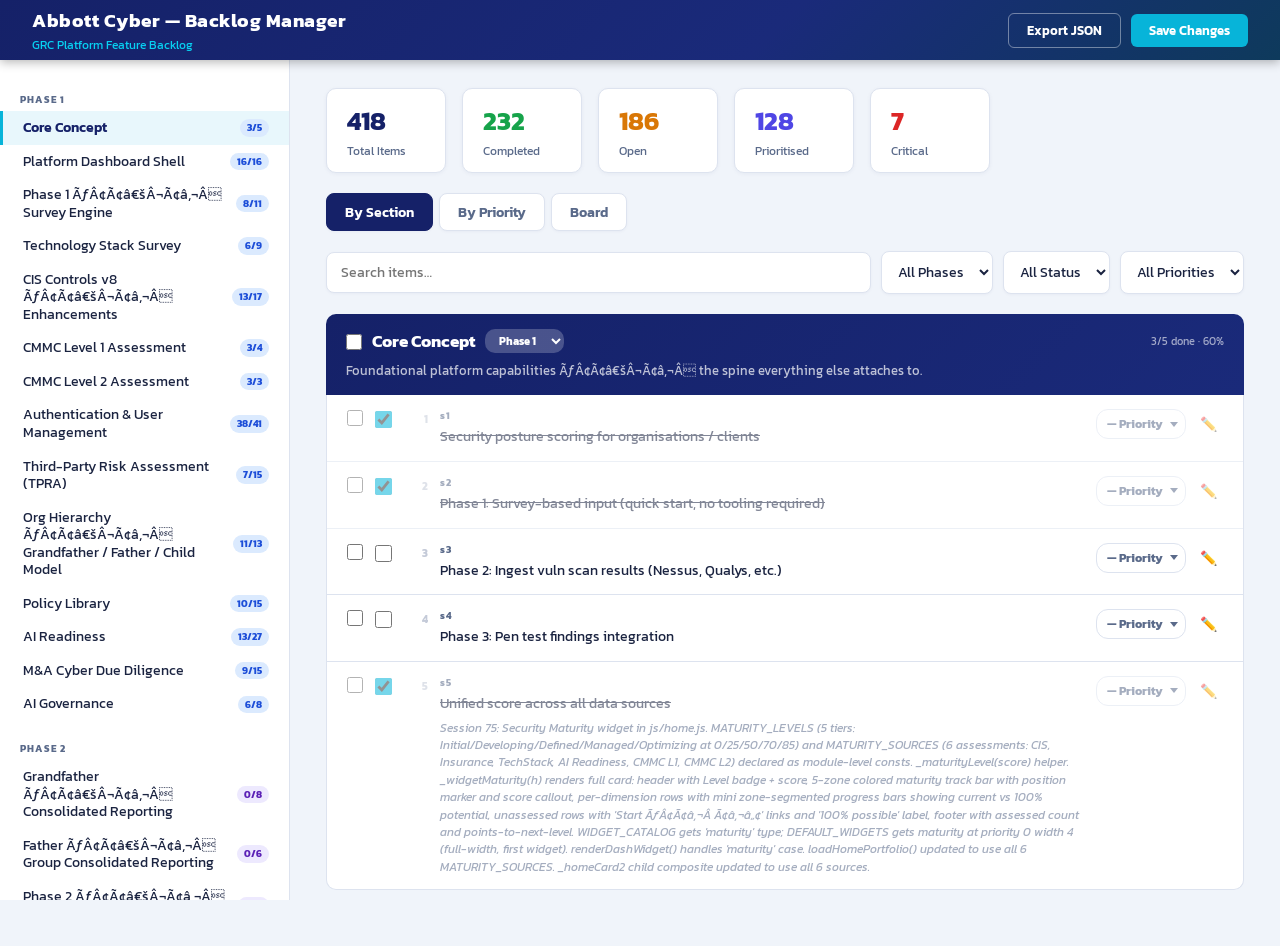
<file: backlog-manager.html>
<!DOCTYPE html>
<html lang="en">
<head>
<meta charset="UTF-8">
<meta name="viewport" content="width=device-width, initial-scale=1.0">
<title>Abbott Cyber — Backlog Manager</title>
<link href="https://fonts.googleapis.com/css2?family=Kanit:wght@400;600;700&display=swap" rel="stylesheet">
<style>
  :root {
    --navy:   #152168;
    --navy2:  #1a2a7a;
    --cyan:   #07B4D9;
    --cyan2:  #07D1F2;
    --bg:     #f0f4fa;
    --card:   #fff;
    --border: #dde3ef;
    --text:   #1a2340;
    --muted:  #5a6a8a;
    --green:  #16a34a;
    --amber:  #d97706;
    --red:    #dc2626;
    --indigo: #4f46e5;
  }
  * { box-sizing: border-box; margin: 0; padding: 0; }
  body { font-family: 'Kanit', sans-serif; background: #d8e2f0; color: var(--text); font-size: 15px; }

  /* TOP BAR */
  .topbar {
    background: linear-gradient(135deg, var(--navy) 0%, var(--navy2) 60%, #0e3a5c 100%);
    color: #fff;
    height: 60px;
    box-shadow: 0 2px 10px rgba(0,0,0,.3);
    position: sticky;
    top: 0;
    z-index: 100;
  }
  .topbar-content {
    max-width: 1480px;
    margin: 0 auto;
    padding: 0 32px;
    height: 100%;
    display: flex;
    align-items: center;
    justify-content: space-between;
  }
  .topbar-title { font-size: 19px; font-weight: 700; letter-spacing: .5px; }
  .topbar-sub { font-size: 12px; color: var(--cyan2); margin-top: 1px; }
  .topbar-actions { display: flex; gap: 10px; align-items: center; }
  .btn { padding: 7px 18px; border-radius: 6px; font-family: 'Kanit', sans-serif; font-size: 13px; font-weight: 600; cursor: pointer; border: none; transition: all .15s; }
  .btn-cyan { background: var(--cyan); color: #fff; }
  .btn-cyan:hover { background: var(--cyan2); }
  .btn-outline { background: transparent; border: 1.5px solid rgba(255,255,255,.4); color: #fff; }
  .btn-outline:hover { border-color: var(--cyan); color: var(--cyan); }
  .btn-sm { padding: 4px 10px; font-size: 12px; }

  /* LAYOUT */
  .layout {
    display: flex;
    min-height: calc(100vh - 60px);
    max-width: 1480px;
    margin: 0 auto;
    background: var(--bg);
    box-shadow: 0 0 60px rgba(21,33,104,0.12);
  }

  /* SIDEBAR */
  .sidebar {
    width: 290px;
    min-width: 290px;
    background: #fff;
    border-right: 1px solid var(--border);
    padding: 18px 0;
    position: sticky;
    top: 60px;
    height: calc(100vh - 60px);
    overflow-y: auto;
  }
  .sidebar-section { padding: 6px 0; }
  .sidebar-header {
    font-size: 10px;
    font-weight: 700;
    color: var(--muted);
    letter-spacing: 1.2px;
    text-transform: uppercase;
    padding: 8px 20px 4px;
  }
  .sidebar-item {
    display: flex;
    align-items: center;
    gap: 8px;
    padding: 8px 20px;
    cursor: pointer;
    border-left: 3px solid transparent;
    transition: all .12s;
    font-size: 13.5px;
    line-height: 1.35;
  }
  .sidebar-item:hover { background: var(--bg); }
  .sidebar-item.active { border-left-color: var(--cyan); background: #e8f7fc; color: var(--navy); font-weight: 600; }
  .sidebar-phase-badge {
    margin-left: auto;
    font-size: 10px;
    padding: 2px 7px;
    border-radius: 10px;
    font-weight: 700;
    white-space: nowrap;
    flex-shrink: 0;
  }
  .phase-1 { background: #dbeafe; color: #1d4ed8; }
  .phase-2 { background: #ede9fe; color: #5b21b6; }
  .phase-3 { background: #fce7f3; color: #9d174d; }
  .sidebar-count { font-size: 11px; color: var(--muted); }

  /* MAIN */
  .main { flex: 1; padding: 28px 36px; min-width: 0; }

  /* FILTER BAR */
  .filter-bar {
    display: flex;
    gap: 10px;
    margin-bottom: 20px;
    align-items: center;
    flex-wrap: wrap;
  }
  .filter-bar input {
    flex: 1;
    min-width: 220px;
    padding: 9px 14px;
    border: 1.5px solid var(--border);
    border-radius: 8px;
    font-family: 'Kanit', sans-serif;
    font-size: 14px;
    background: #fff;
    color: var(--text);
    box-shadow: 0 1px 3px rgba(21,33,104,.04);
  }
  .filter-bar input:focus { outline: none; border-color: var(--cyan); }
  .filter-bar select {
    padding: 9px 12px;
    border: 1.5px solid var(--border);
    border-radius: 8px;
    font-family: 'Kanit', sans-serif;
    font-size: 14px;
    background: #fff;
    color: var(--text);
    cursor: pointer;
    box-shadow: 0 1px 3px rgba(21,33,104,.04);
  }
  .filter-bar select:focus { outline: none; border-color: var(--cyan); }

  /* SECTION HEADER */
  .section-header {
    background: linear-gradient(135deg, var(--navy), var(--navy2));
    color: #fff;
    border-radius: 10px 10px 0 0;
    padding: 14px 20px;
    margin-bottom: 0;
  }
  .section-header h2 { font-size: 17px; font-weight: 700; }
  .section-header .section-meta { font-size: 12px; color: var(--cyan2); margin-top: 2px; }
  .section-desc { font-size: 13px; color: rgba(255,255,255,.72); margin-top: 7px; line-height: 1.55; }

  /* ITEM CARDS */
  .items-container {
    border: 1px solid var(--border);
    border-top: none;
    border-radius: 0 0 10px 10px;
    overflow: hidden;
    margin-bottom: 28px;
    background: #fff;
  }
  .item-row {
    display: flex;
    align-items: flex-start;
    gap: 12px;
    padding: 13px 20px;
    border-bottom: 1px solid var(--border);
    transition: background .1s;
  }
  .item-row:last-child { border-bottom: none; }
  .item-row:hover { background: #fafbfe; }
  .item-row.done-row { opacity: .55; }
  .item-row.done-row .item-text { text-decoration: line-through; }

  .item-check {
    width: 17px;
    height: 17px;
    accent-color: var(--cyan);
    cursor: pointer;
    margin-top: 3px;
    flex-shrink: 0;
  }
  .item-body { flex: 1; min-width: 0; }
  .item-id { font-size: 10px; color: var(--muted); font-weight: 700; letter-spacing: .5px; margin-bottom: 3px; }
  .item-text { font-size: 14px; line-height: 1.55; color: var(--text); }
  .item-notes { font-size: 12px; color: var(--muted); margin-top: 5px; line-height: 1.45; font-style: italic; }

  .item-controls { display: flex; gap: 8px; align-items: center; flex-shrink: 0; margin-top: 1px; }

  /* INDEX NUMBER */
  .item-num {
    font-size: 11px;
    color: #c4cad8;
    font-weight: 700;
    min-width: 24px;
    text-align: right;
    flex-shrink: 0;
    padding-top: 3px;
    user-select: none;
  }

  /* PRIORITY BADGE */
  .priority-select {
    padding: 5px 22px 5px 10px;
    border-radius: 12px;
    font-family: 'Kanit', sans-serif;
    font-size: 12px;
    font-weight: 700;
    border: 1.5px solid var(--border);
    cursor: pointer;
    background: #fff;
    color: var(--muted);
    transition: all .12s;
    appearance: none;
    -webkit-appearance: none;
    background-image: url("data:image/svg+xml,%3Csvg xmlns='http://www.w3.org/2000/svg' width='10' height='6' viewBox='0 0 10 6'%3E%3Cpath d='M0 0l5 6 5-6z' fill='%235a6a8a'/%3E%3C/svg%3E");
    background-repeat: no-repeat;
    background-position: right 7px center;
    background-size: 8px 5px;
  }
  .priority-select:focus { outline: none; }
  .priority-select.p-critical { background-color: #fef2f2; border-color: var(--red); color: var(--red); background-image: url("data:image/svg+xml,%3Csvg xmlns='http://www.w3.org/2000/svg' width='10' height='6' viewBox='0 0 10 6'%3E%3Cpath d='M0 0l5 6 5-6z' fill='%23dc2626'/%3E%3C/svg%3E"); }
  .priority-select.p-high { background-color: #fff7ed; border-color: #ea580c; color: #ea580c; background-image: url("data:image/svg+xml,%3Csvg xmlns='http://www.w3.org/2000/svg' width='10' height='6' viewBox='0 0 10 6'%3E%3Cpath d='M0 0l5 6 5-6z' fill='%23ea580c'/%3E%3C/svg%3E"); }
  .priority-select.p-medium { background-color: #fffbeb; border-color: var(--amber); color: var(--amber); background-image: url("data:image/svg+xml,%3Csvg xmlns='http://www.w3.org/2000/svg' width='10' height='6' viewBox='0 0 10 6'%3E%3Cpath d='M0 0l5 6 5-6z' fill='%23d97706'/%3E%3C/svg%3E"); }
  .priority-select.p-low { background-color: #f0fdf4; border-color: var(--green); color: var(--green); background-image: url("data:image/svg+xml,%3Csvg xmlns='http://www.w3.org/2000/svg' width='10' height='6' viewBox='0 0 10 6'%3E%3Cpath d='M0 0l5 6 5-6z' fill='%2316a34a'/%3E%3C/svg%3E"); }
  .priority-select.p-none { background-color: #fff; border-color: var(--border); color: var(--muted); }

  /* EDIT INLINE */
  .item-text-edit {
    width: 100%;
    font-family: 'Kanit', sans-serif;
    font-size: 13px;
    line-height: 1.5;
    padding: 4px 6px;
    border: 1.5px solid var(--cyan);
    border-radius: 4px;
    resize: vertical;
    color: var(--text);
    background: #f8fdff;
  }
  .item-text-edit:focus { outline: none; }
  .edit-actions { display: flex; gap: 6px; margin-top: 6px; }
  .btn-save { background: var(--cyan); color: #fff; }
  .btn-save:hover { background: var(--cyan2); }
  .btn-cancel { background: var(--bg); color: var(--muted); border: 1px solid var(--border); }
  .btn-icon {
    background: none;
    border: none;
    cursor: pointer;
    color: var(--muted);
    padding: 4px 6px;
    border-radius: 4px;
    font-size: 14px;
    transition: all .12s;
  }
  .btn-icon:hover { background: var(--bg); color: var(--navy); }

  /* STATS BAR */
  .stats-bar {
    display: flex;
    gap: 16px;
    margin-bottom: 20px;
    flex-wrap: wrap;
  }
  .stat-chip {
    background: #fff;
    border: 1px solid var(--border);
    border-radius: 10px;
    padding: 12px 20px;
    min-width: 120px;
    box-shadow: 0 1px 4px rgba(21,33,104,.05);
  }
  .stat-val { font-size: 26px; font-weight: 700; color: var(--navy); }
  .stat-label { font-size: 12px; color: var(--muted); margin-top: 2px; }

  /* PRIORITY VIEW */
  .priority-group { margin-bottom: 24px; }
  .priority-group-header {
    font-size: 12px;
    font-weight: 700;
    letter-spacing: .5px;
    text-transform: uppercase;
    padding: 8px 16px;
    border-radius: 6px;
    margin-bottom: 8px;
    display: flex;
    align-items: center;
    gap: 8px;
  }
  .pg-critical { background: #fef2f2; color: var(--red); border: 1px solid #fecaca; }
  .pg-high { background: #fff7ed; color: #c2410c; border: 1px solid #fed7aa; }
  .pg-medium { background: #fffbeb; color: #92400e; border: 1px solid #fde68a; }
  .pg-low { background: #f0fdf4; color: #166534; border: 1px solid #bbf7d0; }
  .pg-unset { background: var(--bg); color: var(--muted); border: 1px solid var(--border); }
  .pg-count { margin-left: auto; font-size: 11px; }

  /* TOAST */
  #toast {
    position: fixed;
    bottom: 24px;
    right: 24px;
    background: var(--navy);
    color: #fff;
    padding: 10px 18px;
    border-radius: 8px;
    font-size: 13px;
    font-weight: 600;
    box-shadow: 0 4px 12px rgba(0,0,0,.3);
    z-index: 9999;
    display: none;
    animation: fadein .2s ease;
  }
  @keyframes fadein { from { opacity:0; transform:translateY(8px); } to { opacity:1; transform:translateY(0); } }

  /* VIEW TABS */
  .view-tabs { display: flex; gap: 6px; margin-bottom: 20px; }
  .view-tab {
    padding: 8px 18px;
    border-radius: 8px;
    font-size: 13.5px;
    font-weight: 600;
    cursor: pointer;
    background: #fff;
    border: 1.5px solid var(--border);
    color: var(--muted);
    transition: all .12s;
    box-shadow: 0 1px 3px rgba(21,33,104,.04);
  }
  .view-tab.active { background: var(--navy); color: #fff; border-color: var(--navy); }
  .view-tab:hover:not(.active) { border-color: var(--cyan); color: var(--navy); }

  .hidden { display: none !important; }

  /* BOARD VIEW */
  .board-view { display: flex; gap: 14px; overflow-x: auto; padding-bottom: 20px; min-height: 420px; align-items: flex-start; }
  .board-col {
    min-width: 260px; width: 260px; flex-shrink: 0;
    display: flex; flex-direction: column;
    background: var(--bg); border-radius: 10px;
    border: 2px solid transparent; transition: border-color .15s, background .15s;
  }
  .board-col.drag-over { border-color: var(--cyan); background: #e8f7fc; }
  .board-col-header {
    padding: 10px 14px; border-radius: 8px 8px 0 0;
    font-size: 12px; font-weight: 700; letter-spacing: .5px; text-transform: uppercase;
    display: flex; align-items: center; justify-content: space-between;
  }
  .board-col-body {
    flex: 1; padding: 8px; display: flex; flex-direction: column; gap: 8px;
    min-height: 80px; max-height: calc(100vh - 280px); overflow-y: auto;
  }
  .board-card {
    background: #fff; border-radius: 7px; padding: 10px 12px;
    border: 1px solid var(--border); border-left: 3px solid var(--border);
    cursor: grab; transition: box-shadow .12s, opacity .12s; user-select: none;
  }
  .board-card:hover { box-shadow: 0 2px 8px rgba(0,0,0,.1); }
  .board-card.dragging { opacity: .35; cursor: grabbing; }
  .board-card.done-card .bc-text { text-decoration: line-through; color: var(--muted); }
  .board-card.bc-critical { border-left-color: var(--red); }
  .board-card.bc-high     { border-left-color: #ea580c; }
  .board-card.bc-medium   { border-left-color: var(--amber); }
  .board-card.bc-low      { border-left-color: var(--green); }
  .bc-id   { font-size: 10px; color: var(--muted); font-weight: 700; margin-bottom: 4px; }
  .bc-text { font-size: 12px; line-height: 1.45; color: var(--text); display: -webkit-box; -webkit-line-clamp: 3; -webkit-box-orient: vertical; overflow: hidden; }
  .bc-footer { display: flex; align-items: center; gap: 6px; margin-top: 8px; }
  .bc-section { font-size: 10px; color: var(--muted); background: #eef0f6; padding: 2px 7px; border-radius: 4px; white-space: nowrap; overflow: hidden; text-overflow: ellipsis; max-width: 160px; }
  .bc-done { width: 14px; height: 14px; accent-color: var(--cyan); cursor: pointer; margin-left: auto; flex-shrink: 0; }
  .board-drop-hint { font-size: 11px; color: var(--muted); text-align: center; padding: 16px 8px; border: 1.5px dashed var(--border); border-radius: 6px; }

  /* PHASE EDIT + BULK SELECTION */
  .item-select { width:16px; height:16px; accent-color:var(--indigo); cursor:pointer; flex-shrink:0; margin-top:2px; }
  .item-row.sel-row { background:#f0f4ff; }
  .phase-edit-select {
    padding:3px 10px; border-radius:10px;
    font-family:'Kanit',sans-serif; font-size:11px; font-weight:700;
    border:none; cursor:pointer; background:rgba(255,255,255,.22); color:#fff;
  }
  .phase-edit-select:focus { outline:none; }
  .phase-edit-select option { background:var(--navy); color:#fff; }
  .section-bulk-bar {
    display:flex; align-items:center; gap:10px; margin-top:8px;
    padding:6px 12px; background:rgba(255,255,255,.12); border-radius:6px;
    font-size:12px; color:rgba(255,255,255,.9); flex-wrap:wrap;
  }
  .section-bulk-bar select {
    padding:4px 10px; border-radius:6px; font-family:'Kanit',sans-serif;
    font-size:12px; font-weight:600; border:1.5px solid rgba(255,255,255,.3);
    background:rgba(255,255,255,.15); color:#fff; cursor:pointer;
  }
  .section-bulk-bar select option { background:var(--navy); }
  .section-bulk-bar .btn-outline { padding:3px 10px; font-size:11px; }
  .global-bulk-bar {
    display:flex; align-items:center; gap:12px; padding:10px 16px;
    background:#fff; border:1.5px solid var(--indigo); border-radius:8px;
    margin-bottom:14px; font-size:13px; font-weight:600; color:var(--navy); flex-wrap:wrap;
  }
  .global-bulk-bar select {
    padding:6px 10px; border-radius:6px; font-family:'Kanit',sans-serif;
    font-size:12px; font-weight:600; border:1.5px solid var(--border);
    background:#fff; color:var(--text); cursor:pointer;
  }
  .global-bulk-bar.hidden { display:none !important; }
  .btn-indigo { background:var(--indigo); color:#fff; }
  .btn-indigo:hover { background:#4338ca; }
  .btn-light { background:#fff; border:1.5px solid var(--border); color:var(--text); }
  .btn-light:hover { border-color:var(--cyan); color:var(--navy); }
</style>
</head>
<body>

<div class="topbar">
  <div class="topbar-content">
    <div>
      <div class="topbar-title">Abbott Cyber — Backlog Manager</div>
      <div class="topbar-sub">GRC Platform Feature Backlog</div>
    </div>
    <div class="topbar-actions">
      <button class="btn btn-outline" onclick="exportJSON()">Export JSON</button>
      <button class="btn btn-cyan" onclick="saveAll()">Save Changes</button>
    </div>
  </div>
</div>

<div class="layout">
  <!-- SIDEBAR -->
  <div class="sidebar" id="sidebar"></div>

  <!-- MAIN CONTENT -->
  <div class="main">
    <div class="stats-bar" id="statsBar"></div>

    <div class="view-tabs">
      <div class="view-tab active" data-view="section" onclick="switchView('section')">By Section</div>
      <div class="view-tab" data-view="priority" onclick="switchView('priority')">By Priority</div>
      <div class="view-tab" data-view="board" onclick="switchView('board')">Board</div>
    </div>

    <div class="filter-bar">
      <input type="text" id="searchInput" placeholder="Search items…" oninput="renderMain()">
      <select id="phaseFilter" onchange="renderMain()">
        <option value="">All Phases</option>
        <option value="1">Phase 1</option>
        <option value="2">Phase 2</option>
        <option value="3">Phase 3</option>
      </select>
      <select id="statusFilter" onchange="renderMain()">
        <option value="">All Status</option>
        <option value="open">Open</option>
        <option value="done">Done</option>
      </select>
      <select id="priorityFilter" onchange="renderMain()">
        <option value="">All Priorities</option>
        <option value="Critical">Critical</option>
        <option value="High">High</option>
        <option value="Medium">Medium</option>
        <option value="Low">Low</option>
        <option value="none">Unset</option>
      </select>
    </div>

    <!-- Global bulk action bar — shown when any items are selected -->
    <div id="globalBulkBar" class="global-bulk-bar hidden">
      <span style="color:var(--indigo);font-weight:700" id="globalBulkCount"></span>
      <select id="globalBulkPriority" onchange="bulkSetPriorityGlobal(this.value); this.value=''">
        <option value="">Set priority…</option>
        <option value="Critical">Critical</option>
        <option value="High">High</option>
        <option value="Medium">Medium</option>
        <option value="Low">Low</option>
        <option value="unset">— Unset</option>
      </select>
      <button class="btn btn-sm btn-indigo" onclick="selectAllVisible()">Select All Visible</button>
      <button class="btn btn-sm btn-light" onclick="clearSelection()">Clear Selection</button>
    </div>

    <div id="mainContent"></div>
  </div>
</div>

<div id="toast"></div>

<script>
// ── DATA ──────────────────────────────────────────────────────────────────────
let backlog = null;
let activeSectionId = null;
let activeView = 'section';
let editingItemId = null;
let selectedItemIds = new Set();

const BACKLOG_PATH = 'backlog.json';
const PRIORITY_LEVELS = ['Critical', 'High', 'Medium', 'Low'];
const PRIORITY_CLASS = { Critical: 'p-critical', High: 'p-high', Medium: 'p-medium', Low: 'p-low' };

async function loadBacklog() {
  try {
    const r = await fetch(BACKLOG_PATH + '?t=' + Date.now());
    if (!r.ok) throw new Error('fetch failed');
    backlog = await r.json();
    bootApp();
  } catch(e) {
    // fetch() is blocked by Chrome on file:// — show a file picker instead
    showFilePicker();
  }
}

function showFilePicker() {
  document.getElementById('mainContent').innerHTML = `
    <div style="text-align:center;padding:64px 20px">
      <div style="font-size:40px;margin-bottom:16px">📂</div>
      <div style="font-size:16px;font-weight:700;color:var(--navy);margin-bottom:8px">Select backlog.json</div>
      <div style="font-size:13px;color:var(--muted);margin-bottom:28px;line-height:1.6">
        Chrome blocks direct file access when opened via <code>file://</code>.<br>
        Click below and pick <strong>backlog.json</strong> from your project folder.
      </div>
      <label class="btn btn-cyan" style="cursor:pointer;display:inline-flex;align-items:center;gap:8px">
        📂 Choose backlog.json
        <input type="file" accept=".json" style="display:none" onchange="handleFilePick(this)">
      </label>
    </div>`;
}

function handleFilePick(input) {
  const file = input.files[0];
  if (!file) return;
  const reader = new FileReader();
  reader.onload = e => {
    try {
      backlog = JSON.parse(e.target.result);
      bootApp();
    } catch(err) {
      document.getElementById('mainContent').innerHTML =
        `<div style="color:red;padding:20px">Could not parse the selected file — make sure you picked backlog.json.</div>`;
    }
  };
  reader.readAsText(file);
}

function bootApp() {
  activeSectionId = backlog.sections[0].id;
  renderSidebar();
  renderStats();
  renderMain();
}

// ── SIDEBAR ───────────────────────────────────────────────────────────────────
function renderSidebar() {
  const phases = [1, 2, 3];
  let html = '';
  for (const ph of phases) {
    const sections = backlog.sections.filter(s => s.phase === ph);
    if (!sections.length) continue;
    html += `<div class="sidebar-section">
      <div class="sidebar-header">Phase ${ph}</div>`;
    for (const sec of sections) {
      const total = sec.items.length;
      const done = sec.items.filter(i => i.done).length;
      const active = sec.id === activeSectionId ? 'active' : '';
      html += `<div class="sidebar-item ${active}" onclick="selectSection('${sec.id}')">
        <span style="flex:1;line-height:1.3">${sec.title}</span>
        <span class="sidebar-phase-badge phase-${ph}">${done}/${total}</span>
      </div>`;
    }
    html += `</div>`;
  }
  document.getElementById('sidebar').innerHTML = html;
}

function selectSection(id) {
  activeSectionId = id;
  renderSidebar();
  renderMain();
  document.getElementById('mainContent').scrollIntoView({ behavior: 'smooth', block: 'start' });
}

// ── STATS ─────────────────────────────────────────────────────────────────────
function renderStats() {
  const allItems = backlog.sections.flatMap(s => s.items);
  const total = allItems.length;
  const done = allItems.filter(i => i.done).length;
  const open = total - done;
  const prioritised = allItems.filter(i => i.priority && i.priority !== 'none').length;
  const critical = allItems.filter(i => i.priority === 'Critical').length;
  document.getElementById('statsBar').innerHTML = `
    <div class="stat-chip"><div class="stat-val">${total}</div><div class="stat-label">Total Items</div></div>
    <div class="stat-chip"><div class="stat-val" style="color:var(--green)">${done}</div><div class="stat-label">Completed</div></div>
    <div class="stat-chip"><div class="stat-val" style="color:var(--amber)">${open}</div><div class="stat-label">Open</div></div>
    <div class="stat-chip"><div class="stat-val" style="color:var(--indigo)">${prioritised}</div><div class="stat-label">Prioritised</div></div>
    <div class="stat-chip"><div class="stat-val" style="color:var(--red)">${critical}</div><div class="stat-label">Critical</div></div>
  `;
}

// ── MAIN CONTENT ──────────────────────────────────────────────────────────────
function switchView(v) {
  activeView = v;
  document.querySelectorAll('.view-tab').forEach(t => {
    t.classList.toggle('active', t.dataset.view === v);
  });
  renderMain();
}

function getFilters() {
  return {
    search: document.getElementById('searchInput').value.toLowerCase(),
    phase: document.getElementById('phaseFilter').value,
    status: document.getElementById('statusFilter').value,
    priority: document.getElementById('priorityFilter').value,
  };
}

function itemMatchesFilters(item, section, f) {
  if (f.search && !item.text.toLowerCase().includes(f.search) && !item.id.includes(f.search)) return false;
  if (f.phase && String(section.phase) !== f.phase) return false;
  if (f.status === 'open' && item.done) return false;
  if (f.status === 'done' && !item.done) return false;
  if (f.priority) {
    const ip = item.priority || 'none';
    if (f.priority === 'none' && ip !== 'none') return false;
    if (f.priority !== 'none' && ip !== f.priority) return false;
  }
  return true;
}

function renderMain() {
  if (!backlog) return;
  const f = getFilters();
  updateGlobalBulkBar();
  if (activeView === 'section') renderSectionView(f);
  else if (activeView === 'priority') renderPriorityView(f);
  else renderBoardView(f);
  applyIndeterminateState();
}

function updateGlobalBulkBar() {
  const bar = document.getElementById('globalBulkBar');
  const countEl = document.getElementById('globalBulkCount');
  if (!bar) return;
  const count = selectedItemIds.size;
  bar.classList.toggle('hidden', count === 0);
  if (countEl) countEl.textContent = `${count} item${count !== 1 ? 's' : ''} selected`;
}

function applyIndeterminateState() {
  const f = getFilters();
  document.querySelectorAll('[id^="selall-"]').forEach(cb => {
    const secId = cb.id.replace('selall-', '');
    const sec = backlog.sections.find(s => s.id === secId);
    if (!sec) return;
    const visible = sec.items.filter(i => itemMatchesFilters(i, sec, f));
    const sel = visible.filter(i => selectedItemIds.has(i.id));
    cb.indeterminate = sel.length > 0 && sel.length < visible.length;
  });
}

function renderSectionView(f) {
  const sections = f.phase || f.search || f.status || f.priority
    ? backlog.sections
    : backlog.sections.filter(s => s.id === activeSectionId);

  let html = '';
  for (const sec of sections) {
    const items = sec.items.filter(item => itemMatchesFilters(item, sec, f));
    if (!items.length) continue;
    html += renderSection(sec, items);
  }
  if (!html) html = `<div style="color:var(--muted);padding:20px">No items match the current filters.</div>`;
  document.getElementById('mainContent').innerHTML = html;
}

function renderSection(sec, items) {
  const totalDone = sec.items.filter(i => i.done).length;
  const pct = Math.round(totalDone / sec.items.length * 100);
  const visibleIds = items.map(i => i.id);
  const selectedInSection = visibleIds.filter(id => selectedItemIds.has(id)).length;
  const allSelected = visibleIds.length > 0 && selectedInSection === visibleIds.length;
  const phaseOpts = [1,2,3].map(p =>
    `<option value="${p}"${sec.phase === p ? ' selected' : ''}>Phase ${p}</option>`
  ).join('');
  let html = `
    <div class="section-header">
      <div style="display:flex;align-items:center;gap:10px;flex-wrap:wrap">
        <input type="checkbox" class="item-select" id="selall-${sec.id}"
          ${allSelected ? 'checked' : ''}
          onchange="selectAllInSection('${sec.id}', this.checked)"
          title="Select all in section">
        <h2>${sec.title}</h2>
        <select class="phase-edit-select" onchange="setPhase('${sec.id}', parseInt(this.value))">${phaseOpts}</select>
        <span style="font-size:11px;color:rgba(255,255,255,.6);margin-left:auto">${totalDone}/${sec.items.length} done · ${pct}%</span>
      </div>
      ${sec.description ? `<div class="section-desc">${sec.description}</div>` : ''}
      ${selectedInSection > 0 ? `
        <div class="section-bulk-bar">
          <span>${selectedInSection} selected</span>
          <select onchange="bulkSetPriorityInSection('${sec.id}', this.value); this.value=''">
            <option value="">Set priority…</option>
            <option value="Critical">Critical</option>
            <option value="High">High</option>
            <option value="Medium">Medium</option>
            <option value="Low">Low</option>
            <option value="unset">— Unset</option>
          </select>
          <button class="btn btn-sm btn-outline" onclick="clearSelectionInSection('${sec.id}')">Clear</button>
        </div>` : ''}
    </div>
    <div class="items-container">`;
  for (let i = 0; i < items.length; i++) {
    html += renderItem(items[i], sec, i + 1);
  }
  html += `</div>`;
  return html;
}

function renderItem(item, sec, idx) {
  const pClass = item.priority ? PRIORITY_CLASS[item.priority] || 'p-none' : 'p-none';
  const doneClass = item.done ? 'done-row' : '';
  const selClass = selectedItemIds.has(item.id) ? 'sel-row' : '';
  const isEditing = editingItemId === item.id;

  let textHtml;
  if (isEditing) {
    textHtml = `
      <textarea class="item-text-edit" id="edit-${item.id}" rows="3">${escHtml(item.text)}</textarea>
      <div class="edit-actions">
        <button class="btn btn-sm btn-save" onclick="saveItemText('${item.id}')">Save</button>
        <button class="btn btn-sm btn-cancel" onclick="cancelEdit()">Cancel</button>
      </div>`;
  } else {
    textHtml = `<div class="item-text">${escHtml(item.text)}</div>`;
  }

  const notesHtml = item.notes ? `<div class="item-notes">${escHtml(item.notes)}</div>` : '';

  const priorityOptions = ['', ...PRIORITY_LEVELS].map(p => {
    const sel = (item.priority || '') === p ? 'selected' : '';
    const label = p || '— Priority';
    return `<option value="${p}" ${sel}>${label}</option>`;
  }).join('');

  return `
    <div class="item-row ${doneClass} ${selClass}" id="row-${item.id}">
      <input type="checkbox" class="item-select" ${selectedItemIds.has(item.id) ? 'checked' : ''}
        onchange="toggleSelectItem('${item.id}', this.checked)" title="Select item">
      <input type="checkbox" class="item-check" ${item.done ? 'checked' : ''}
        onchange="toggleDone('${item.id}', this.checked)" title="Mark done">
      ${idx ? `<div class="item-num">${idx}</div>` : ''}
      <div class="item-body">
        <div class="item-id">${item.id}</div>
        ${textHtml}
        ${notesHtml}
      </div>
      <div class="item-controls">
        <select class="priority-select ${pClass}" onchange="setPriority('${item.id}', this.value)" title="Set priority">
          ${priorityOptions}
        </select>
        ${!isEditing ? `<button class="btn-icon" onclick="startEdit('${item.id}')" title="Edit text">✏️</button>` : ''}
      </div>
    </div>`;
}

function renderPriorityView(f) {
  const groups = { Critical: [], High: [], Medium: [], Low: [], '': [] };
  for (const sec of backlog.sections) {
    for (const item of sec.items) {
      if (!itemMatchesFilters(item, sec, f)) continue;
      const p = item.priority || '';
      groups[p].push({ item, sec });
    }
  }

  const pgMeta = {
    Critical: { cls: 'pg-critical', label: 'Critical' },
    High:     { cls: 'pg-high',     label: 'High' },
    Medium:   { cls: 'pg-medium',   label: 'Medium' },
    Low:      { cls: 'pg-low',      label: 'Low' },
    '':       { cls: 'pg-unset',    label: 'Unset / No Priority' },
  };

  let html = '';
  for (const [p, entries] of Object.entries(groups)) {
    if (!entries.length) continue;
    const m = pgMeta[p];
    html += `<div class="priority-group">
      <div class="priority-group-header ${m.cls}">
        ${m.label}
        <span class="pg-count">${entries.length} item${entries.length !== 1 ? 's' : ''}</span>
      </div>
      <div class="items-container">`;
    for (let i = 0; i < entries.length; i++) {
      html += renderItem(entries[i].item, entries[i].sec, i + 1);
    }
    html += `</div></div>`;
  }
  if (!html) html = `<div style="color:var(--muted);padding:20px">No items match the current filters.</div>`;
  document.getElementById('mainContent').innerHTML = html;
}

// ── BOARD VIEW ────────────────────────────────────────────────────────────────
let draggedItemId = null;

const BOARD_COLS = [
  { key: 'Critical', label: 'Critical',         hdrCls: 'pg-critical', cardCls: 'bc-critical' },
  { key: 'High',     label: 'High',             hdrCls: 'pg-high',     cardCls: 'bc-high'     },
  { key: 'Medium',   label: 'Medium',           hdrCls: 'pg-medium',   cardCls: 'bc-medium'   },
  { key: 'Low',      label: 'Low',              hdrCls: 'pg-low',      cardCls: 'bc-low'      },
  { key: '',         label: 'Unset',            hdrCls: 'pg-unset',    cardCls: ''            },
];

function renderBoardView(f) {
  const groups = {};
  BOARD_COLS.forEach(c => { groups[c.key] = []; });
  for (const sec of backlog.sections) {
    for (const item of sec.items) {
      if (!itemMatchesFilters(item, sec, f)) continue;
      const p = item.priority || '';
      if (p in groups) groups[p].push({ item, sec });
    }
  }
  let html = '<div class="board-view">';
  for (const col of BOARD_COLS) {
    const entries = groups[col.key];
    const colId = 'col-' + (col.key || 'unset');
    const cards = entries.length
      ? entries.map(({ item, sec }) => renderBoardCard(item, sec, col.cardCls)).join('')
      : `<div class="board-drop-hint">Drop here</div>`;
    html += `
    <div class="board-col" id="${colId}"
      ondragover="boardDragOver(event, '${col.key}')"
      ondrop="boardDrop(event, '${col.key}')">
      <div class="board-col-header ${col.hdrCls}">
        <span>${col.label}</span>
        <span>${entries.length}</span>
      </div>
      <div class="board-col-body">${cards}</div>
    </div>`;
  }
  html += '</div>';
  document.getElementById('mainContent').innerHTML = html;
}

function renderBoardCard(item, sec, cardCls) {
  const doneClass = item.done ? 'done-card' : '';
  return `<div class="board-card ${cardCls} ${doneClass}" id="bcard-${item.id}"
    draggable="true"
    ondragstart="boardDragStart(event,'${item.id}')"
    ondragend="boardDragEnd(event)">
    <div class="bc-id">${item.id}</div>
    <div class="bc-text">${escHtml(item.text)}</div>
    <div class="bc-footer">
      <span class="bc-section" title="${escHtml(sec.title)}">${escHtml(sec.title)}</span>
      <input type="checkbox" class="bc-done" ${item.done ? 'checked' : ''}
        onchange="toggleDone('${item.id}', this.checked)" title="Mark done">
    </div>
  </div>`;
}

function boardDragStart(e, id) {
  draggedItemId = id;
  e.dataTransfer.effectAllowed = 'move';
  setTimeout(() => {
    const el = document.getElementById('bcard-' + id);
    if (el) el.classList.add('dragging');
  }, 0);
}

function boardDragEnd(e) {
  if (draggedItemId) {
    const el = document.getElementById('bcard-' + draggedItemId);
    if (el) el.classList.remove('dragging');
  }
  document.querySelectorAll('.board-col').forEach(c => c.classList.remove('drag-over'));
  draggedItemId = null;
}

function boardDragOver(e, priority) {
  e.preventDefault();
  e.dataTransfer.dropEffect = 'move';
  document.querySelectorAll('.board-col').forEach(c => c.classList.remove('drag-over'));
  e.currentTarget.classList.add('drag-over');
}

function boardDrop(e, priority) {
  e.preventDefault();
  if (!draggedItemId) return;
  const item = findItem(draggedItemId);
  if (item) item.priority = priority || null;
  document.querySelectorAll('.board-col').forEach(c => c.classList.remove('drag-over'));
  draggedItemId = null;
  renderStats();
  renderBoardView(getFilters());
  showToast('Priority updated');
}

// ── ACTIONS ───────────────────────────────────────────────────────────────────
function toggleDone(id, val) {
  const item = findItem(id);
  if (item) item.done = val;
  renderStats();
  renderMain();
  showToast(val ? '✅ Marked done' : '↩️ Marked open');
}

function setPriority(id, val) {
  const item = findItem(id);
  if (item) item.priority = val || null;
  renderStats();
  renderMain();
  showToast('Priority updated');
}

function startEdit(id) {
  editingItemId = id;
  renderMain();
  const el = document.getElementById(`edit-${id}`);
  if (el) { el.focus(); el.selectionStart = el.value.length; }
}

function saveItemText(id) {
  const el = document.getElementById(`edit-${id}`);
  if (!el) return;
  const item = findItem(id);
  if (item) item.text = el.value.trim();
  editingItemId = null;
  renderMain();
  showToast('Item updated');
}

function cancelEdit() {
  editingItemId = null;
  renderMain();
}

function findItem(id) {
  for (const sec of backlog.sections) {
    const item = sec.items.find(i => i.id === id);
    if (item) return item;
  }
  return null;
}

// ── SELECTION & BULK ──────────────────────────────────────────────────────────
function toggleSelectItem(id, checked) {
  if (checked) selectedItemIds.add(id);
  else selectedItemIds.delete(id);
  renderMain();
}

function selectAllInSection(secId, checked) {
  const sec = backlog.sections.find(s => s.id === secId);
  if (!sec) return;
  const f = getFilters();
  sec.items.filter(i => itemMatchesFilters(i, sec, f)).forEach(i => {
    if (checked) selectedItemIds.add(i.id);
    else selectedItemIds.delete(i.id);
  });
  renderMain();
}

function clearSelectionInSection(secId) {
  const sec = backlog.sections.find(s => s.id === secId);
  if (sec) sec.items.forEach(i => selectedItemIds.delete(i.id));
  renderMain();
}

function selectAllVisible() {
  const f = getFilters();
  for (const sec of backlog.sections) {
    for (const item of sec.items) {
      if (itemMatchesFilters(item, sec, f)) selectedItemIds.add(item.id);
    }
  }
  renderMain();
}

function clearSelection() {
  selectedItemIds.clear();
  renderMain();
}

function bulkSetPriorityInSection(secId, val) {
  if (!val) return;
  const priority = val === 'unset' ? null : val;
  const sec = backlog.sections.find(s => s.id === secId);
  if (!sec) return;
  const ids = sec.items.map(i => i.id).filter(id => selectedItemIds.has(id));
  ids.forEach(id => {
    const item = findItem(id);
    if (item) item.priority = priority;
    selectedItemIds.delete(id);
  });
  renderStats();
  renderMain();
  showToast(`Set ${priority || 'Unset'} on ${ids.length} item${ids.length !== 1 ? 's' : ''}`);
}

function bulkSetPriorityGlobal(val) {
  if (!val) return;
  const priority = val === 'unset' ? null : val;
  const count = selectedItemIds.size;
  for (const id of selectedItemIds) {
    const item = findItem(id);
    if (item) item.priority = priority;
  }
  selectedItemIds.clear();
  renderStats();
  renderMain();
  showToast(`Set ${priority || 'Unset'} on ${count} item${count !== 1 ? 's' : ''}`);
}

// ── PHASE EDIT ─────────────────────────────────────────────────────────────────
function setPhase(secId, phase) {
  const sec = backlog.sections.find(s => s.id === secId);
  if (!sec || sec.phase === phase) return;
  sec.phase = phase;
  renderSidebar();
  renderMain();
  showToast(`Moved "${sec.title}" to Phase ${phase}`);
}

// ── SAVE / EXPORT ─────────────────────────────────────────────────────────────
function saveAll() {
  const json = JSON.stringify(backlog, null, 2);
  const blob = new Blob([json], { type: 'application/json' });
  const url = URL.createObjectURL(blob);
  const a = document.createElement('a');
  a.href = url;
  a.download = 'backlog.json';
  a.click();
  URL.revokeObjectURL(url);
  showToast('💾 backlog.json downloaded — replace the file in your project folder');
}

function exportJSON() {
  saveAll();
}

// ── UTILS ─────────────────────────────────────────────────────────────────────
function showToast(msg) {
  const t = document.getElementById('toast');
  t.textContent = msg;
  t.style.display = 'block';
  clearTimeout(t._timer);
  t._timer = setTimeout(() => { t.style.display = 'none'; }, 2500);
}

function escHtml(str) {
  return String(str || '').replace(/&/g,'&amp;').replace(/</g,'&lt;').replace(/>/g,'&gt;').replace(/"/g,'&quot;');
}

// ── INIT ──────────────────────────────────────────────────────────────────────
loadBacklog();
</script>
</body>
</html>
</file>
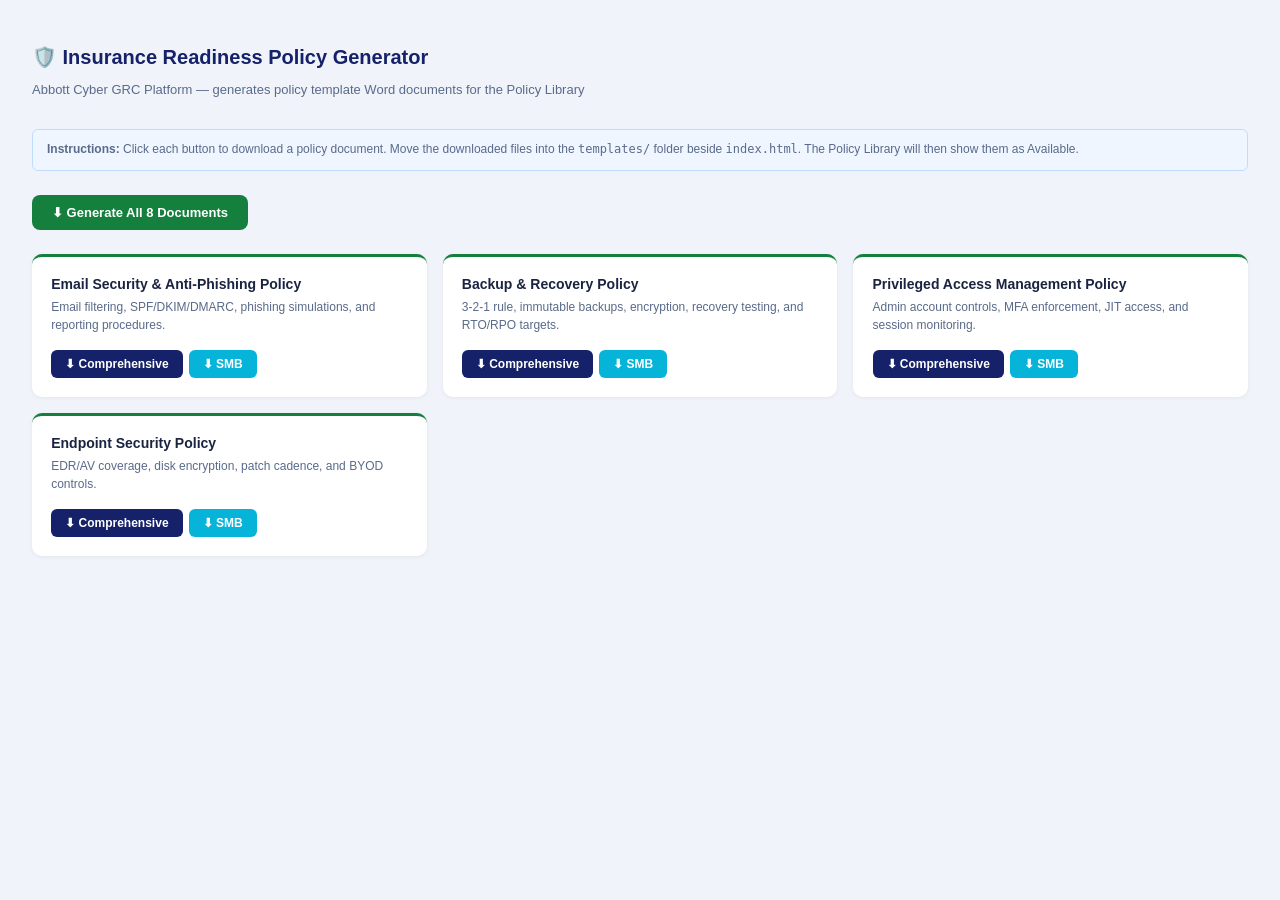
<file: generate-insurance-policies.html>
<!DOCTYPE html>
<html lang="en">
<head>
<meta charset="UTF-8"/>
<title>Abbott Cyber — Insurance Policy Generator</title>
<style>
  body { font-family: 'Segoe UI', sans-serif; background: #f0f4fa; color: #1a2340; margin: 0; padding: 2rem; }
  h1 { font-size: 20px; font-weight: 800; color: #152168; margin-bottom: 4px; }
  .sub { font-size: 13px; color: #5a6a8a; margin-bottom: 2rem; }
  .grid { display: grid; grid-template-columns: repeat(auto-fill, minmax(320px, 1fr)); gap: 1rem; }
  .card { background: #fff; border-radius: 10px; padding: 1.2rem; border-top: 3px solid #15803d; box-shadow: 0 1px 4px rgba(0,0,0,.06); }
  .card h2 { font-size: 14px; font-weight: 700; margin: 0 0 6px; }
  .card p { font-size: 12px; color: #5a6a8a; margin: 0 0 1rem; line-height: 1.5; }
  .btns { display: flex; gap: 6px; flex-wrap: wrap; }
  button { padding: 7px 14px; border: none; border-radius: 6px; font-size: 12px; font-weight: 700; cursor: pointer; }
  .btn-comp { background: #152168; color: #fff; }
  .btn-smb  { background: #07B4D9; color: #fff; }
  button:hover { opacity: .88; }
  .all-btn { background: #15803d; color: #fff; font-size: 13px; padding: 10px 20px; border-radius: 8px; margin-bottom: 1.5rem; border: none; cursor: pointer; font-weight: 700; }
  .note { font-size: 12px; color: #5a6a8a; background: #eff6ff; border: 1px solid #bfdbfe; border-radius: 6px; padding: 10px 14px; margin-bottom: 1.5rem; line-height: 1.6; }
</style>
</head>
<body>

<h1>🛡️ Insurance Readiness Policy Generator</h1>
<p class="sub">Abbott Cyber GRC Platform — generates policy template Word documents for the Policy Library</p>

<div class="note">
  <strong>Instructions:</strong> Click each button to download a policy document. Move the downloaded files into the <code>templates/</code> folder beside <code>index.html</code>. The Policy Library will then show them as Available.
</div>

<button class="all-btn" onclick="generateAll()">⬇ Generate All 8 Documents</button>

<div class="grid">
  <div class="card">
    <h2>Email Security &amp; Anti-Phishing Policy</h2>
    <p>Email filtering, SPF/DKIM/DMARC, phishing simulations, and reporting procedures.</p>
    <div class="btns">
      <button class="btn-comp" onclick="genEmailComp()">⬇ Comprehensive</button>
      <button class="btn-smb"  onclick="genEmailSMB()">⬇ SMB</button>
    </div>
  </div>
  <div class="card">
    <h2>Backup &amp; Recovery Policy</h2>
    <p>3-2-1 rule, immutable backups, encryption, recovery testing, and RTO/RPO targets.</p>
    <div class="btns">
      <button class="btn-comp" onclick="genBackupComp()">⬇ Comprehensive</button>
      <button class="btn-smb"  onclick="genBackupSMB()">⬇ SMB</button>
    </div>
  </div>
  <div class="card">
    <h2>Privileged Access Management Policy</h2>
    <p>Admin account controls, MFA enforcement, JIT access, and session monitoring.</p>
    <div class="btns">
      <button class="btn-comp" onclick="genPAMComp()">⬇ Comprehensive</button>
      <button class="btn-smb"  onclick="genPAMSMB()">⬇ SMB</button>
    </div>
  </div>
  <div class="card">
    <h2>Endpoint Security Policy</h2>
    <p>EDR/AV coverage, disk encryption, patch cadence, and BYOD controls.</p>
    <div class="btns">
      <button class="btn-comp" onclick="genEndpointComp()">⬇ Comprehensive</button>
      <button class="btn-smb"  onclick="genEndpointSMB()">⬇ SMB</button>
    </div>
  </div>
</div>

<script>

function download(filename, html) {
  const doc = `<html xmlns:o='urn:schemas-microsoft-com:office:office'
    xmlns:w='urn:schemas-microsoft-com:office:word'
    xmlns='http://www.w3.org/TR/REC-html40'>
  <head><meta charset='utf-8'>
  <style>
    body { font-family: Arial, sans-serif; font-size: 11pt; color: #1a1a1a; margin: 2.5cm; line-height: 1.5; }
    h1 { font-size: 18pt; font-weight: bold; color: #152168; border-bottom: 2px solid #152168; padding-bottom: 6pt; margin-bottom: 6pt; }
    h2 { font-size: 13pt; font-weight: bold; color: #152168; margin-top: 18pt; margin-bottom: 6pt; border-bottom: 1px solid #dde3ef; padding-bottom: 3pt; }
    h3 { font-size: 11pt; font-weight: bold; color: #1a2340; margin-top: 12pt; margin-bottom: 4pt; }
    .meta-table { width: 100%; border-collapse: collapse; margin-bottom: 18pt; font-size: 10pt; }
    .meta-table td { padding: 5pt 8pt; border: 1px solid #dde3ef; vertical-align: top; }
    .meta-table td:first-child { font-weight: bold; background: #f0f4fa; width: 28%; color: #152168; }
    .classification { display: inline-block; padding: 3pt 10pt; border-radius: 4pt; font-weight: bold; font-size: 10pt; }
    .cl-internal { background: #dbeafe; color: #1d4ed8; }
    .cl-confidential { background: #fef3c7; color: #b45309; }
    ul { margin: 6pt 0 10pt 0; padding-left: 18pt; }
    li { margin-bottom: 4pt; }
    .section-note { background: #f0f9ff; border-left: 3pt solid #07B4D9; padding: 8pt 12pt; margin: 10pt 0; font-size: 10pt; color: #0369a1; }
    .brand { font-size: 9pt; color: #5a6a8a; text-align: right; margin-top: 24pt; padding-top: 8pt; border-top: 1px solid #dde3ef; }
  </style>
  </head><body>${html}<div class='brand'>Abbott Cyber Consulting &nbsp;|&nbsp; abbottcyber.com &nbsp;|&nbsp; Confidential Policy Template</div></body></html>`;
  const blob = new Blob(['﻿', doc], { type: 'application/msword' });
  const a = document.createElement('a');
  a.href = URL.createObjectURL(blob);
  a.download = filename;
  document.body.appendChild(a);
  a.click();
  document.body.removeChild(a);
  setTimeout(() => URL.revokeObjectURL(a.href), 1000);
}

// ── EMAIL SECURITY — COMPREHENSIVE ────────────────────────────────────────────

function genEmailComp() {
  download('ENT-Draft-POL-Email Security and Anti-Phishing-Comprehensive-6.26.docx', `
<h1>Email Security &amp; Anti-Phishing Policy</h1>
<table class="meta-table">
  <tr><td>Document ID</td><td>POL-SEC-EMAIL-001</td></tr>
  <tr><td>Version</td><td>1.0 — Draft</td></tr>
  <tr><td>Classification</td><td><span class="classification cl-internal">Internal</span></td></tr>
  <tr><td>Owner</td><td>IT / Security Lead</td></tr>
  <tr><td>Approved By</td><td>[Name / Title]</td></tr>
  <tr><td>Review Cycle</td><td>Annual or after a significant phishing incident</td></tr>
  <tr><td>Last Reviewed</td><td>[Date]</td></tr>
</table>

<h2>1. Purpose</h2>
<p>This policy establishes the minimum requirements for protecting the organisation's email environment against phishing, business email compromise (BEC), malware delivery, and unauthorised access. Phishing is the leading trigger for cyber insurance claims. This policy directly supports insurance readiness and regulatory compliance.</p>

<h2>2. Scope</h2>
<p>This policy applies to:</p>
<ul>
  <li>All organisational email accounts (corporate domain)</li>
  <li>All staff, contractors, and third parties with access to corporate email</li>
  <li>All devices used to access corporate email, including personal devices</li>
  <li>Email infrastructure operated internally or via cloud providers (Microsoft 365, Google Workspace, etc.)</li>
</ul>

<h2>3. Policy Statement</h2>
<p>The organisation is committed to maintaining a secure email environment. All email accounts must be protected by multi-factor authentication, technical filtering controls must be active at all times, and all staff must be trained to recognise and report phishing attempts.</p>

<h2>4. Requirements</h2>

<h3>4.1 Authentication &amp; Access</h3>
<ul>
  <li>Multi-factor authentication (MFA) is mandatory on all corporate email accounts — no exceptions.</li>
  <li>Email access from unmanaged or untrusted devices must be reviewed and approved by IT.</li>
  <li>Shared or generic email accounts (e.g., info@, admin@) require documented business justification and must not bypass MFA requirements.</li>
  <li>Former employee accounts must be disabled within 24 hours of departure.</li>
</ul>

<h3>4.2 Email Filtering &amp; Technical Controls</h3>
<ul>
  <li>A commercial email security gateway or cloud filtering solution must be deployed and active at all times.</li>
  <li>Inbound email must be scanned for malware, spam, and phishing indicators before delivery.</li>
  <li>URL rewriting or sandboxing must be enabled to check links at the time of click.</li>
  <li>Attachment sandboxing must be enabled for high-risk file types (.exe, .zip, macros, scripts).</li>
  <li>External email headers or banners must be displayed to alert recipients that a message originated outside the organisation.</li>
</ul>

<h3>4.3 Email Authentication Records (SPF, DKIM, DMARC)</h3>
<ul>
  <li>SPF records must be published for all sending domains, with a hard fail (<code>-all</code>) policy.</li>
  <li>DKIM signing must be enabled for all outbound email.</li>
  <li>DMARC must be configured with at minimum a <em>quarantine</em> policy; a <em>reject</em> policy is the target state.</li>
  <li>DMARC aggregate reports must be reviewed at least monthly to identify spoofing attempts.</li>
  <li>Subdomains used for email must have equivalent controls; unused subdomains should have a restrictive DMARC record.</li>
</ul>

<h3>4.4 Phishing Awareness &amp; Training</h3>
<ul>
  <li>All staff must complete phishing awareness training upon onboarding and at least annually thereafter.</li>
  <li>Simulated phishing campaigns must be conducted at least quarterly, using varied lure types.</li>
  <li>Staff who repeatedly fail simulations must complete remedial training within 5 business days.</li>
  <li>A clear and easy-to-use mechanism for reporting suspicious emails must be provided (e.g., "Report Phishing" button, dedicated mailbox).</li>
  <li>All reported suspicious emails must be reviewed by IT within one business day.</li>
</ul>

<h3>4.5 Acceptable Use</h3>
<ul>
  <li>Corporate email accounts must not be used for personal purposes that could create legal or security risk.</li>
  <li>Personal email accounts must not be used to conduct or relay business communications.</li>
  <li>Sending bulk commercial email (newsletters, marketing) must use an approved platform — not corporate email.</li>
  <li>Forwarding corporate email to personal accounts is prohibited without documented approval.</li>
</ul>

<h3>4.6 Incident Response</h3>
<ul>
  <li>Staff must report suspected phishing or account compromise to IT immediately.</li>
  <li>Confirmed compromised accounts must be suspended and passwords reset before reinstatement.</li>
  <li>Business Email Compromise (BEC) incidents involving financial transfers must follow the Incident Response Policy and be reported to leadership and insurer.</li>
</ul>

<h2>5. Roles &amp; Responsibilities</h2>
<table class="meta-table">
  <tr><td>IT Administrator</td><td>Configure and maintain email filtering, MFA, SPF/DKIM/DMARC, and monitoring. Investigate reported suspicious emails.</td></tr>
  <tr><td>Security Lead</td><td>Oversee phishing simulation programme, review DMARC reports, manage exceptions.</td></tr>
  <tr><td>All Staff</td><td>Complete training, report suspicious emails, and comply with acceptable use requirements.</td></tr>
  <tr><td>Management</td><td>Approve exceptions, support policy enforcement.</td></tr>
</table>

<h2>6. Compliance &amp; Enforcement</h2>
<p>Violations of this policy may result in disciplinary action up to and including termination. Intentional circumvention of email security controls (e.g., disabling filters, forwarding credentials) will be treated as a serious misconduct matter. Incidents resulting from non-compliance may affect insurance coverage.</p>

<h2>7. Exceptions</h2>
<p>Any exceptions to this policy must be requested in writing, approved by the Security Lead and a member of management, documented with business justification and a compensating control, and reviewed at least every 90 days.</p>

<h2>8. Review &amp; Revision</h2>
<p>This policy will be reviewed annually by the Security Lead and updated following any significant phishing incident, change in email provider, or material change in the threat landscape.</p>
`);
}

// ── EMAIL SECURITY — SMB ──────────────────────────────────────────────────────

function genEmailSMB() {
  download('ENT-Draft-POL-Email Security and Anti-Phishing-SMB-6.26.docx', `
<h1>Email Security &amp; Anti-Phishing Policy</h1>
<table class="meta-table">
  <tr><td>Version</td><td>1.0 — Draft</td></tr>
  <tr><td>Owner</td><td>[IT Lead / Manager]</td></tr>
  <tr><td>Review Date</td><td>[Annual — update date here]</td></tr>
</table>

<h2>Why This Matters</h2>
<p>Phishing emails are the number one way cybercriminals break into small businesses. This policy sets out the basic controls we require to protect our email environment. Our cyber insurer expects these controls to be in place.</p>

<h2>What We Must Do</h2>

<h3>Multi-Factor Authentication</h3>
<ul>
  <li>Every email account must have MFA turned on — no exceptions.</li>
  <li>When someone leaves, we disable their account the same day.</li>
</ul>

<h3>Email Filtering</h3>
<ul>
  <li>We use an email security service that scans all incoming mail for spam, malware, and phishing links before it reaches staff.</li>
  <li>External emails are labelled so staff know the message came from outside our organisation.</li>
</ul>

<h3>SPF, DKIM, and DMARC</h3>
<ul>
  <li>Our IT team maintains SPF, DKIM, and DMARC records for our email domain to prevent criminals from sending email that appears to come from us.</li>
</ul>

<h3>Staff Training</h3>
<ul>
  <li>All staff complete phishing awareness training when they join and at least once per year.</li>
  <li>We run practice phishing tests at least twice per year.</li>
  <li>Anyone who is unsure about an email should forward it to [IT contact / email address] before clicking any links.</li>
</ul>

<h3>Personal Email</h3>
<ul>
  <li>Business communications must use company email accounts only — not personal Gmail, Outlook, etc.</li>
  <li>Corporate email must not be forwarded to personal accounts.</li>
</ul>

<h2>If You Receive a Suspicious Email</h2>
<ul>
  <li>Do not click any links or open attachments.</li>
  <li>Report it to [IT contact / email] straight away.</li>
  <li>If you think you've been phished (clicked a link, entered a password), tell your manager and IT immediately.</li>
</ul>

<h2>Review</h2>
<p>This policy is reviewed every year, or sooner if we have a phishing incident.</p>
<p><strong>Owner:</strong> [Name] &nbsp;|&nbsp; <strong>Approved by:</strong> [Management] &nbsp;|&nbsp; <strong>Date:</strong> [Date]</p>
`);
}

// ── BACKUP & RECOVERY — COMPREHENSIVE ─────────────────────────────────────────

function genBackupComp() {
  download('ENT-Draft-POL-Backup and Recovery-Comprehensive-6.26.docx', `
<h1>Backup &amp; Recovery Policy</h1>
<table class="meta-table">
  <tr><td>Document ID</td><td>POL-SEC-BCK-001</td></tr>
  <tr><td>Version</td><td>1.0 — Draft</td></tr>
  <tr><td>Classification</td><td><span class="classification cl-internal">Internal</span></td></tr>
  <tr><td>Owner</td><td>IT Administrator</td></tr>
  <tr><td>Approved By</td><td>[Name / Title]</td></tr>
  <tr><td>Review Cycle</td><td>Annual or after any data loss incident</td></tr>
  <tr><td>Last Reviewed</td><td>[Date]</td></tr>
</table>

<h2>1. Purpose</h2>
<p>This policy establishes requirements for backing up business-critical data and systems so that operations can be restored in the event of ransomware, hardware failure, accidental deletion, or disaster. A documented and tested backup program is a primary requirement of cyber insurance underwriters and reduces claim severity significantly in ransomware events.</p>

<h2>2. Scope</h2>
<p>This policy applies to all data and systems owned or managed by the organisation, including:</p>
<ul>
  <li>On-premises servers, file shares, and databases</li>
  <li>Cloud-hosted services and SaaS data (where export is possible)</li>
  <li>Endpoints containing business-critical data</li>
  <li>Email and productivity suite data</li>
</ul>

<h2>3. Policy Statement</h2>
<p>All business-critical data must be backed up regularly, stored securely, and recoverable within defined time objectives. Backups must be protected from ransomware encryption through immutable storage or air-gap separation. Recovery capability must be verified through regular testing.</p>

<h2>4. Backup Requirements</h2>

<h3>4.1 The 3-2-1 Rule</h3>
<p>All critical data must comply with the 3-2-1 rule:</p>
<ul>
  <li><strong>3</strong> copies of data (1 primary + 2 backups)</li>
  <li><strong>2</strong> different storage media types (e.g., local disk + cloud)</li>
  <li><strong>1</strong> copy stored offsite or in a separate cloud environment</li>
</ul>

<h3>4.2 Backup Frequency</h3>
<table class="meta-table">
  <tr><td>Critical systems (databases, email, file servers)</td><td>Daily incremental, weekly full</td></tr>
  <tr><td>Non-critical systems</td><td>Weekly full</td></tr>
  <tr><td>Endpoints</td><td>Daily or on-change (where feasible)</td></tr>
</table>

<h3>4.3 Immutable &amp; Air-Gapped Backups</h3>
<ul>
  <li>At least one copy of critical data must be stored in immutable storage (write-once-read-many) or an air-gapped medium that cannot be reached or encrypted by a compromised system.</li>
  <li>Cloud backup targets must use immutable object storage where available (e.g., S3 Object Lock, Azure Blob immutability).</li>
  <li>Backup targets must use separate credentials from production systems — a compromised production environment must not be able to delete or modify backups.</li>
</ul>

<h3>4.4 Encryption</h3>
<ul>
  <li>All backup data must be encrypted at rest using AES-256 or equivalent.</li>
  <li>Backup data in transit must be encrypted (TLS 1.2 minimum).</li>
  <li>Encryption keys must be stored separately from the backup data.</li>
</ul>

<h3>4.5 Retention</h3>
<table class="meta-table">
  <tr><td>Daily backups</td><td>30 days minimum</td></tr>
  <tr><td>Weekly backups</td><td>90 days minimum</td></tr>
  <tr><td>Monthly backups</td><td>12 months minimum</td></tr>
  <tr><td>Regulatory data</td><td>Per applicable retention requirements (e.g., 7 years for financial)</td></tr>
</table>

<h2>5. Recovery Testing</h2>
<ul>
  <li>Backup integrity must be verified automatically (checksum or verification job) after each backup run.</li>
  <li>A full recovery test of at least one critical system must be conducted quarterly.</li>
  <li>Recovery test results must be documented, including time to restore (actual vs. RTO target).</li>
  <li>Failed recovery tests must be escalated to management and the root cause resolved before the next scheduled backup.</li>
</ul>

<h2>6. Recovery Objectives</h2>
<table class="meta-table">
  <tr><td>System Tier</td><td>RTO (Recovery Time Objective)</td><td>RPO (Recovery Point Objective)</td></tr>
  <tr><td>Tier 1 — Critical (core business ops)</td><td>4 hours</td><td>1 hour</td></tr>
  <tr><td>Tier 2 — Important (supporting systems)</td><td>24 hours</td><td>24 hours</td></tr>
  <tr><td>Tier 3 — Non-critical</td><td>72 hours</td><td>72 hours</td></tr>
</table>

<h2>7. Access &amp; Security</h2>
<ul>
  <li>Access to backup systems and media must be restricted to IT administrators only.</li>
  <li>Backup admin credentials must be unique and managed separately from production credentials.</li>
  <li>Backup access must be logged and reviewed monthly.</li>
  <li>Physical backup media must be stored in a locked, access-controlled location.</li>
  <li>End-of-life media must be destroyed using certified secure disposal methods.</li>
</ul>

<h2>8. Roles &amp; Responsibilities</h2>
<table class="meta-table">
  <tr><td>IT Administrator</td><td>Configure backups, monitor completion, resolve failures, conduct recovery tests.</td></tr>
  <tr><td>System Owners</td><td>Identify data criticality tier, confirm RTO/RPO requirements.</td></tr>
  <tr><td>Management</td><td>Review quarterly recovery test results, approve recovery objectives.</td></tr>
</table>

<h2>9. Compliance &amp; Enforcement</h2>
<p>Backup non-compliance (failed backups not remediated, untested recovery) must be escalated to management within 48 hours. Repeated failure to maintain backups may result in disciplinary action and could affect insurance coverage eligibility.</p>

<h2>10. Review &amp; Revision</h2>
<p>This policy will be reviewed annually and updated after any data loss incident, significant infrastructure change, or change in business criticality of systems.</p>
`);
}

// ── BACKUP & RECOVERY — SMB ───────────────────────────────────────────────────

function genBackupSMB() {
  download('ENT-Draft-POL-Backup and Recovery-SMB-6.26.docx', `
<h1>Backup &amp; Recovery Policy</h1>
<table class="meta-table">
  <tr><td>Version</td><td>1.0 — Draft</td></tr>
  <tr><td>Owner</td><td>[IT Lead / Manager]</td></tr>
  <tr><td>Review Date</td><td>[Annual — update date here]</td></tr>
</table>

<h2>Why This Matters</h2>
<p>If ransomware hits or we lose data, our ability to recover depends entirely on our backups. Our cyber insurer specifically asks about backup controls. This policy sets out what we must have in place.</p>

<h2>Backup Rules</h2>
<ul>
  <li><strong>3-2-1 Rule:</strong> We keep at least 3 copies of critical data, on 2 different types of storage, with 1 copy offsite or in a separate cloud environment.</li>
  <li><strong>Immutable backups:</strong> At least one backup copy is stored in a location that ransomware cannot reach or delete — either a cloud service with immutable storage, or offline media.</li>
  <li><strong>Separate credentials:</strong> Our backup system uses different login credentials from our regular systems. If our network is compromised, the attacker cannot delete our backups.</li>
  <li><strong>Encrypted:</strong> All backups are encrypted so the data is protected even if media is lost or stolen.</li>
</ul>

<h2>How Often We Back Up</h2>
<ul>
  <li>Critical data (email, files, databases): daily</li>
  <li>Other systems: weekly</li>
  <li>We keep daily backups for 30 days and monthly backups for at least 12 months.</li>
</ul>

<h2>Testing — This Is Critical</h2>
<ul>
  <li>Every quarter, we test that we can actually restore from our backups. We document the result.</li>
  <li>We also verify each backup ran successfully after it completes.</li>
  <li>If a backup fails or a restore test fails, we escalate it immediately — it doesn't sit in a queue.</li>
</ul>

<h2>Recovery Targets</h2>
<ul>
  <li>Core business systems: back online within <strong>4 hours</strong>, data loss no more than <strong>1 hour</strong>.</li>
  <li>Supporting systems: back online within <strong>24 hours</strong>.</li>
</ul>

<h2>Review</h2>
<p>This policy is reviewed every year, or after any data loss event.</p>
<p><strong>Owner:</strong> [Name] &nbsp;|&nbsp; <strong>Approved by:</strong> [Management] &nbsp;|&nbsp; <strong>Date:</strong> [Date]</p>
`);
}

// ── PRIVILEGED ACCESS MANAGEMENT — COMPREHENSIVE ──────────────────────────────

function genPAMComp() {
  download('ENT-Draft-POL-Privileged Access Management-Comprehensive-6.26.docx', `
<h1>Privileged Access Management (PAM) Policy</h1>
<table class="meta-table">
  <tr><td>Document ID</td><td>POL-SEC-PAM-001</td></tr>
  <tr><td>Version</td><td>1.0 — Draft</td></tr>
  <tr><td>Classification</td><td><span class="classification cl-confidential">Confidential</span></td></tr>
  <tr><td>Owner</td><td>IT Administrator / Security Lead</td></tr>
  <tr><td>Approved By</td><td>[Name / Title]</td></tr>
  <tr><td>Review Cycle</td><td>Annual; quarterly access review</td></tr>
  <tr><td>Last Reviewed</td><td>[Date]</td></tr>
</table>

<h2>1. Purpose</h2>
<p>This policy governs the provisioning, use, and monitoring of privileged and administrative accounts. Compromised administrative credentials are a leading attack vector in ransomware and data breach incidents. Controlling privileged access reduces blast radius when credentials are compromised and is a standard requirement of cyber insurance underwriters.</p>

<h2>2. Scope</h2>
<p>This policy applies to all:</p>
<ul>
  <li>Domain administrator and local administrator accounts</li>
  <li>Cloud platform administrator accounts (Azure, AWS, GCP, Microsoft 365, etc.)</li>
  <li>Application and database administrator accounts</li>
  <li>Service accounts and automated/scripted credentials</li>
  <li>Network device management accounts (firewalls, switches, routers)</li>
  <li>Security tool administrative accounts (EDR, SIEM, backup consoles)</li>
</ul>

<h2>3. Policy Statement</h2>
<p>Privileged access must be granted on the basis of least privilege, monitored continuously, reviewed regularly, and protected by strong authentication. No privileged activity should occur through shared, generic, or standing admin accounts without documented exception.</p>

<h2>4. Account Provisioning</h2>
<ul>
  <li>All privileged accounts must be individually named and assigned to a specific person. Shared admin accounts are prohibited.</li>
  <li>Privileged accounts must be provisioned through a formal request and approval process with management sign-off.</li>
  <li>Admin accounts must be separate from standard user accounts — IT staff must use their regular account for daily tasks and their admin account only for privileged operations.</li>
  <li>Default manufacturer/vendor accounts (e.g., Administrator, root, admin) must be renamed, disabled, or have their default credentials changed before deployment.</li>
  <li>Privileged access for contractors and third-party vendors must be time-bound and removed immediately upon engagement end.</li>
</ul>

<h2>5. Authentication Requirements</h2>
<ul>
  <li>Multi-factor authentication (MFA) is mandatory for all privileged accounts — no exceptions.</li>
  <li>Privileged account passwords must be a minimum of 16 characters, randomly generated, and stored in an approved password manager or PAM vault.</li>
  <li>Privileged accounts must not reuse passwords used on any other account.</li>
  <li>Biometric authentication alone is not sufficient for privileged access.</li>
</ul>

<h2>6. Just-in-Time (JIT) Access</h2>
<ul>
  <li>Where technically feasible, privileged access should be granted on a just-in-time basis (temporary elevation) rather than standing administrator status.</li>
  <li>JIT requests must specify the system, task, and expected duration.</li>
  <li>JIT access must be automatically revoked after the approved window expires.</li>
</ul>

<h2>7. Use of Privileged Accounts</h2>
<ul>
  <li>Privileged accounts must only be used for tasks that require elevated permissions.</li>
  <li>Browsing the internet, reading email, or other general tasks must never be performed on a privileged account.</li>
  <li>Privileged sessions on critical systems should be conducted from a dedicated, hardened device where possible.</li>
  <li>Remote privileged access must be performed over a VPN or secure bastion host — not directly over the internet.</li>
</ul>

<h2>8. Session Monitoring &amp; Logging</h2>
<ul>
  <li>All privileged account logins and administrative actions must be logged.</li>
  <li>Logs must be retained for a minimum of 90 days and be stored in a location that cannot be modified by the accounts being logged.</li>
  <li>Privileged account activity must be reviewed at least monthly for anomalies.</li>
  <li>Alerts must be configured for after-hours privileged logins and access from unusual locations.</li>
</ul>

<h2>9. Access Reviews</h2>
<ul>
  <li>A formal review of all privileged accounts must be conducted quarterly.</li>
  <li>Accounts belonging to staff who have changed roles must be adjusted immediately.</li>
  <li>Accounts belonging to departed staff must be disabled within 24 hours and removed within 30 days.</li>
  <li>Dormant privileged accounts (unused for 30+ days) must be disabled pending review.</li>
</ul>

<h2>10. Service Accounts</h2>
<ul>
  <li>All service accounts must have a documented owner, purpose, and scope of permissions.</li>
  <li>Service accounts must follow least-privilege — permissions granted must be the minimum required for the function.</li>
  <li>Service account credentials must be rotated at least annually, or immediately upon any suspected compromise.</li>
  <li>Interactive logon must be disabled on service accounts where possible.</li>
</ul>

<h2>11. Roles &amp; Responsibilities</h2>
<table class="meta-table">
  <tr><td>IT Administrator</td><td>Provision/deprovision accounts, configure MFA, maintain logs, conduct access reviews.</td></tr>
  <tr><td>Security Lead</td><td>Review access logs, manage exceptions, report on privileged access posture.</td></tr>
  <tr><td>All Privileged Users</td><td>Use admin accounts only for intended purpose, report anomalies.</td></tr>
  <tr><td>Management</td><td>Approve provisioning requests, review quarterly access reports.</td></tr>
</table>

<h2>12. Compliance &amp; Enforcement</h2>
<p>Violations of this policy, including use of shared admin credentials, bypassing MFA, or using privileged accounts for general tasks, are treated as serious misconduct. Incidents attributable to PAM non-compliance may affect insurance coverage.</p>

<h2>13. Review &amp; Revision</h2>
<p>This policy is reviewed annually by the Security Lead and updated following any privileged account compromise, significant infrastructure change, or change in insurer requirements.</p>
`);
}

// ── PRIVILEGED ACCESS MANAGEMENT — SMB ───────────────────────────────────────

function genPAMSMB() {
  download('ENT-Draft-POL-Privileged Access Management-SMB-6.26.docx', `
<h1>Privileged Access Management (PAM) Policy</h1>
<table class="meta-table">
  <tr><td>Version</td><td>1.0 — Draft</td></tr>
  <tr><td>Owner</td><td>[IT Lead / Manager]</td></tr>
  <tr><td>Review Date</td><td>[Annual — update date here]</td></tr>
</table>

<h2>Why This Matters</h2>
<p>Administrator accounts are the keys to the kingdom. When attackers get hold of admin credentials — usually through phishing or credential theft — they can take over the entire network, deploy ransomware, and lock out legitimate users. This policy sets out how we protect those accounts. Our cyber insurer expects these controls.</p>

<h2>What We Must Do</h2>

<h3>No Shared Admin Accounts</h3>
<ul>
  <li>Every person who needs admin access gets their own named account. No shared "admin" or "administrator" logins.</li>
  <li>When someone leaves, their admin account is disabled the same day.</li>
</ul>

<h3>MFA on Every Admin Account</h3>
<ul>
  <li>Multi-factor authentication (MFA) must be enabled on every admin account — without exception.</li>
  <li>This includes cloud admin accounts (Microsoft 365, Azure, Google Workspace, etc.) and on-premise domain admin accounts.</li>
</ul>

<h3>Separate Admin Accounts</h3>
<ul>
  <li>IT staff must use a regular user account for daily tasks like email and browsing.</li>
  <li>The admin account is only used when admin access is actually needed for a task.</li>
</ul>

<h3>Strong Passwords</h3>
<ul>
  <li>Admin passwords must be at least 16 characters, unique, and stored in a password manager.</li>
  <li>Default vendor passwords (e.g., "admin", "password") must be changed before any device goes live.</li>
</ul>

<h3>Access Reviews</h3>
<ul>
  <li>We review who has admin access every quarter and remove accounts that are no longer needed.</li>
</ul>

<h3>Remote Admin Access</h3>
<ul>
  <li>Admin access from outside the office must go through a VPN — not directly over the internet.</li>
</ul>

<h2>Review</h2>
<p>This policy is reviewed every year, or after any admin account compromise.</p>
<p><strong>Owner:</strong> [Name] &nbsp;|&nbsp; <strong>Approved by:</strong> [Management] &nbsp;|&nbsp; <strong>Date:</strong> [Date]</p>
`);
}

// ── ENDPOINT SECURITY — COMPREHENSIVE ────────────────────────────────────────

function genEndpointComp() {
  download('ENT-Draft-POL-Endpoint Security-Comprehensive-6.26.docx', `
<h1>Endpoint Security Policy</h1>
<table class="meta-table">
  <tr><td>Document ID</td><td>POL-SEC-EP-001</td></tr>
  <tr><td>Version</td><td>1.0 — Draft</td></tr>
  <tr><td>Classification</td><td><span class="classification cl-internal">Internal</span></td></tr>
  <tr><td>Owner</td><td>IT Administrator</td></tr>
  <tr><td>Approved By</td><td>[Name / Title]</td></tr>
  <tr><td>Review Cycle</td><td>Annual or after significant endpoint security incident</td></tr>
  <tr><td>Last Reviewed</td><td>[Date]</td></tr>
</table>

<h2>1. Purpose</h2>
<p>This policy establishes minimum security requirements for all endpoints — including laptops, desktops, servers, and mobile devices — used to access the organisation's systems and data. Endpoint compromise is a primary attack vector in ransomware and data breach incidents. Endpoint Detection and Response (EDR) coverage and consistent patching are baseline requirements of most cyber insurers.</p>

<h2>2. Scope</h2>
<p>This policy applies to:</p>
<ul>
  <li>All organisation-owned laptops, desktops, and servers</li>
  <li>Mobile devices enrolled in corporate device management</li>
  <li>Personally-owned (BYOD) devices used to access corporate systems</li>
  <li>Virtual machines and cloud-hosted workloads in scope for endpoint protection</li>
</ul>

<h2>3. Policy Statement</h2>
<p>All endpoints accessing corporate systems must meet minimum security standards before access is granted, and must maintain those standards continuously. Non-compliant devices must be remediated or quarantined.</p>

<h2>4. Endpoint Protection Software</h2>
<ul>
  <li>An Endpoint Detection &amp; Response (EDR) solution or enterprise antivirus must be deployed and active on 100% of managed endpoints at all times.</li>
  <li>EDR/AV agents must be kept current — definition updates must occur at least daily; agent software within vendor-supported versions.</li>
  <li>EDR/AV must be configured for real-time protection; scheduled scans must run at least weekly.</li>
  <li>EDR alerts must be monitored. Critical alerts must be reviewed within 4 hours; high within 24 hours.</li>
  <li>Tamper protection must be enabled — staff must not be able to disable endpoint protection software.</li>
</ul>

<h2>5. Encryption</h2>
<ul>
  <li>Full-disk encryption (FDE) must be enabled on all laptops, portable workstations, and mobile devices.</li>
  <li>Encryption keys must be managed and escrowed centrally — not stored only on the device.</li>
  <li>Servers hosting sensitive data must have at-rest encryption enabled for data volumes.</li>
</ul>

<h2>6. Patch Management</h2>
<ul>
  <li>Operating system security patches must be applied within 30 days of release.</li>
  <li>Critical or actively exploited patches (e.g., CISA KEV listed) must be applied within 72 hours.</li>
  <li>Third-party application patches must be applied within 30 days of release for in-scope applications.</li>
  <li>End-of-life operating systems and applications must not be used in production without a documented compensating control and management approval.</li>
  <li>Patch compliance must be reported to management monthly.</li>
</ul>

<h2>7. Device Management (MDM / UEM)</h2>
<ul>
  <li>All managed endpoints must be enrolled in a device management platform (e.g., Microsoft Intune, Jamf, similar).</li>
  <li>Device management must enforce: screen lock policy, encryption status, EDR agent presence, and OS version compliance.</li>
  <li>Non-compliant devices must be quarantined from corporate resources until remediated.</li>
  <li>Lost or stolen devices must be reported to IT immediately and remotely wiped within 24 hours.</li>
</ul>

<h2>8. Screen Lock &amp; Session Security</h2>
<ul>
  <li>Workstations must automatically lock after 15 minutes of inactivity.</li>
  <li>Mobile devices must lock after 5 minutes of inactivity.</li>
  <li>Staff must lock their workstation when stepping away (Windows + L / Command + Control + Q).</li>
</ul>

<h2>9. Removable Media &amp; Peripheral Controls</h2>
<ul>
  <li>USB and removable media access must be restricted to approved devices and purposes only.</li>
  <li>Where USB is permitted, data written to removable media must be encrypted.</li>
  <li>Unmanaged USB storage devices must not be connected to corporate endpoints.</li>
</ul>

<h2>10. Software Installation</h2>
<ul>
  <li>Only IT-approved software may be installed on corporate endpoints.</li>
  <li>Standard user accounts must not have local administrator rights that would allow software installation.</li>
  <li>All software in use must be licensed, supported, and from a reputable source.</li>
</ul>

<h2>11. BYOD (Personally-Owned Devices)</h2>
<ul>
  <li>Personal devices may only access corporate resources through IT-approved methods (e.g., VPN, virtual desktop, conditional access policies).</li>
  <li>Personal devices accessing corporate email must comply with minimum standards: screen lock, OS current, and no known malware.</li>
  <li>Personal devices may not store corporate data locally unless approved in writing.</li>
</ul>

<h2>12. Roles &amp; Responsibilities</h2>
<table class="meta-table">
  <tr><td>IT Administrator</td><td>Deploy and maintain EDR, MDM, encryption, and patching. Respond to endpoint alerts. Manage device compliance.</td></tr>
  <tr><td>Security Lead</td><td>Review EDR alert reports, patch compliance, and access exceptions. Oversee policy enforcement.</td></tr>
  <tr><td>All Staff</td><td>Keep devices updated, report lost/stolen devices immediately, comply with acceptable use.</td></tr>
  <tr><td>Management</td><td>Approve exceptions, enforce policy, review monthly compliance reports.</td></tr>
</table>

<h2>13. Compliance &amp; Enforcement</h2>
<p>Devices found to be non-compliant (missing EDR, unpatched OS, disabled encryption) will be quarantined from corporate systems until remediated. Intentional circumvention of endpoint controls is treated as serious misconduct.</p>

<h2>14. Review &amp; Revision</h2>
<p>This policy is reviewed annually and updated following any endpoint compromise, change in EDR provider, or significant change in the threat landscape.</p>
`);
}

// ── ENDPOINT SECURITY — SMB ───────────────────────────────────────────────────

function genEndpointSMB() {
  download('ENT-Draft-POL-Endpoint Security-SMB-6.26.docx', `
<h1>Endpoint Security Policy</h1>
<table class="meta-table">
  <tr><td>Version</td><td>1.0 — Draft</td></tr>
  <tr><td>Owner</td><td>[IT Lead / Manager]</td></tr>
  <tr><td>Review Date</td><td>[Annual — update date here]</td></tr>
</table>

<h2>Why This Matters</h2>
<p>Laptops and computers are the most common entry point for ransomware and cyberattacks. Keeping them protected, up to date, and encrypted is one of the most impactful things a small business can do — and one of the first things cyber insurers check.</p>

<h2>What Every Device Must Have</h2>
<ul>
  <li><strong>Endpoint protection (EDR or AV):</strong> Every company device must have active security software. It must stay on at all times — staff cannot disable it.</li>
  <li><strong>Disk encryption:</strong> Every laptop must have full-disk encryption turned on. If a laptop is lost or stolen, the data is protected.</li>
  <li><strong>Operating system updates:</strong> Windows, macOS, and other OS updates must be installed within 30 days of release. Critical security patches must be applied within 72 hours.</li>
  <li><strong>Screen lock:</strong> Devices must lock automatically after 15 minutes of not being used. Staff should lock their screen when they step away.</li>
</ul>

<h2>Software</h2>
<ul>
  <li>Only approved software may be installed on company devices. If you need a new application, ask IT.</li>
  <li>Staff should not have admin rights on their own computer.</li>
</ul>

<h2>USB &amp; External Devices</h2>
<ul>
  <li>Do not plug in unknown USB drives or external devices without checking with IT first.</li>
</ul>

<h2>Lost or Stolen Devices</h2>
<ul>
  <li>Report a lost or stolen device to IT and management immediately. We can remotely lock or wipe it.</li>
</ul>

<h2>Personal Devices (BYOD)</h2>
<ul>
  <li>If you use your personal phone or computer for work, it must have a screen lock and current OS updates.</li>
  <li>You may not store company data on personal devices unless IT has approved it.</li>
</ul>

<h2>Review</h2>
<p>This policy is reviewed every year, or after any device-related security incident.</p>
<p><strong>Owner:</strong> [Name] &nbsp;|&nbsp; <strong>Approved by:</strong> [Management] &nbsp;|&nbsp; <strong>Date:</strong> [Date]</p>
`);
}

// ── GENERATE ALL ──────────────────────────────────────────────────────────────

function generateAll() {
  const fns = [genEmailComp, genEmailSMB, genBackupComp, genBackupSMB, genPAMComp, genPAMSMB, genEndpointComp, genEndpointSMB];
  fns.forEach((fn, i) => setTimeout(fn, i * 400));
}

</script>
</body>
</html>
</file>
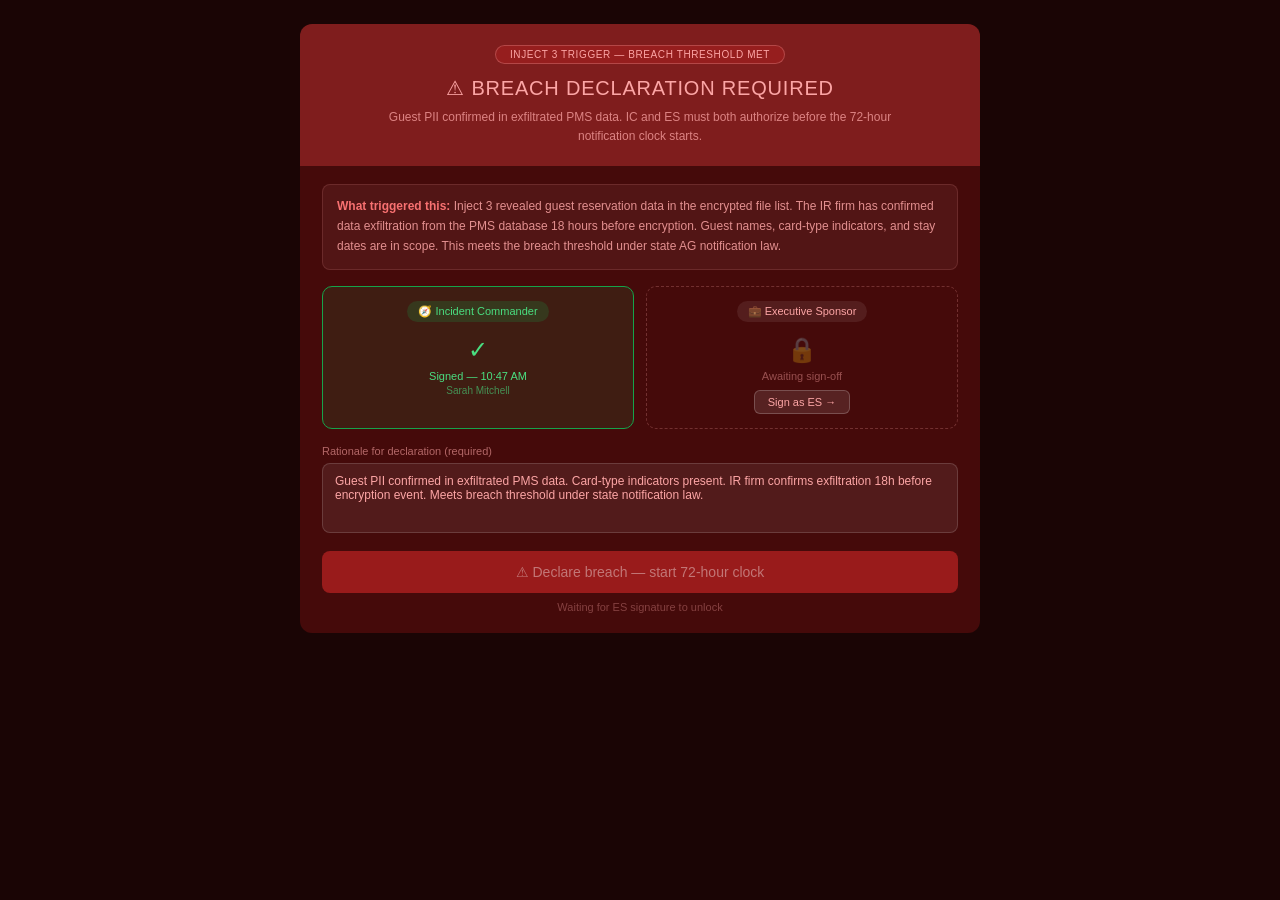
<file: tabletop_sample_breach_gate.html>
<!DOCTYPE html>
<!--
  TABLETOP REDESIGN — BREACH GATE SAMPLE
  =======================================
  Reference component for Claude Code.
  This is the breach declaration screen — triggered mid-exercise when breach evidence is confirmed.
  Both IC and ES must sign before the declare button unlocks.
  Copy CSS patterns and JS logic into js/tabletop.js and css/modules.css.
-->
<html lang="en">
<head>
<meta charset="UTF-8">
<meta name="viewport" content="width=device-width, initial-scale=1.0">
<title>Breach gate — design sample</title>
<style>
  :root {
    --navy: #152168;
    --cyan: #07B4D9;
    --border: #dde3ef;
    --text:  #1a2340;
    --muted: #5a6a8a;
  }
  * { box-sizing: border-box; margin: 0; padding: 0; }
  body { background: #1a0505; font-family: 'Kanit', sans-serif; padding: 24px; color: var(--text); }

  /* ── Breach gate wrapper ── */
  /*
    The breach gate replaces the normal inject screen entirely.
    It uses a dark red treatment throughout — no light surfaces.
    Render it by swapping the inject screen div content, not a modal.
  */
  .breach-gate {
    border-radius: 12px;
    overflow: hidden;
    max-width: 680px;
    margin: 0 auto;
  }

  /* Header band */
  .breach-header {
    background: #7f1d1d;
    padding: 20px 24px;
    text-align: center;
  }
  .breach-trigger-pill {
    display: inline-block;
    background: rgba(220,38,38,0.25);
    border: 0.5px solid rgba(252,165,165,0.3);
    color: #fca5a5;
    font-size: 10px;
    padding: 3px 14px;
    border-radius: 20px;
    margin-bottom: 12px;
    text-transform: uppercase;
    letter-spacing: 0.06em;
  }
  .breach-headline {
    font-size: 20px;
    font-weight: 500;
    color: #fca5a5;
    letter-spacing: 0.04em;
    text-transform: uppercase;
    margin-bottom: 8px;
  }
  .breach-subtext {
    font-size: 12px;
    color: rgba(252,165,165,0.75);
    line-height: 1.6;
    max-width: 520px;
    margin: 0 auto;
  }

  /* Body */
  .breach-body {
    background: #450a0a;
    padding: 18px 22px 20px;
  }

  /* Evidence box */
  .breach-evidence {
    padding: 12px 14px;
    background: rgba(252,165,165,0.07);
    border-radius: 8px;
    border: 0.5px solid rgba(252,165,165,0.15);
    font-size: 12px;
    color: rgba(252,165,165,0.85);
    line-height: 1.65;
    margin-bottom: 16px;
  }
  .breach-evidence strong { color: #f87171; }

  /* Co-sign grid — 2 columns */
  .breach-cosign-grid {
    display: grid;
    grid-template-columns: 1fr 1fr;
    gap: 12px;
    margin-bottom: 16px;
  }

  .cosign-slot {
    border-radius: 10px;
    border: 1.5px dashed rgba(252,165,165,0.25);
    padding: 14px;
    text-align: center;
    transition: border-color 0.2s, background 0.2s;
  }
  /* Signed state — applied via JS when role signs */
  .cosign-slot.signed {
    border-style: solid;
    border-color: #16a34a;
    background: rgba(22,163,74,0.12);
  }

  .cosign-role-badge {
    display: inline-flex;
    align-items: center;
    gap: 6px;
    background: rgba(255,255,255,0.08);
    padding: 4px 11px;
    border-radius: 20px;
    margin-bottom: 8px;
    font-size: 11px;
    color: #fca5a5;
  }
  .cosign-slot.signed .cosign-role-badge {
    background: rgba(22,163,74,0.2);
    color: #4ade80;
  }

  .cosign-status-icon {
    font-size: 24px;
    margin: 6px 0;
    color: rgba(252,165,165,0.3);
    display: block;
  }
  .cosign-slot.signed .cosign-status-icon {
    color: #4ade80;
  }

  .cosign-status-text {
    font-size: 11px;
    color: rgba(252,165,165,0.45);
  }
  .cosign-slot.signed .cosign-status-text {
    color: #4ade80;
  }

  .cosign-signed-name {
    font-size: 10px;
    color: rgba(74,222,128,0.6);
    margin-top: 3px;
    display: none;
  }
  .cosign-slot.signed .cosign-signed-name { display: block; }

  .cosign-sign-btn {
    margin-top: 8px;
    background: rgba(255,255,255,0.1);
    border: 0.5px solid rgba(255,255,255,0.2);
    color: #fca5a5;
    padding: 5px 13px;
    border-radius: 6px;
    font-size: 11px;
    cursor: pointer;
    font-family: 'Kanit', sans-serif;
  }
  .cosign-sign-btn:hover { background: rgba(255,255,255,0.15); }
  .cosign-slot.signed .cosign-sign-btn { display: none; }

  /* Rationale */
  .breach-rationale-label {
    display: block;
    font-size: 11px;
    color: rgba(252,165,165,0.6);
    margin-bottom: 6px;
  }
  .breach-rationale-textarea {
    width: 100%;
    background: rgba(255,255,255,0.07);
    border: 0.5px solid rgba(255,255,255,0.15);
    border-radius: 8px;
    color: #fca5a5;
    padding: 10px 12px;
    font-size: 12px;
    resize: none;
    height: 70px;
    font-family: 'Kanit', sans-serif;
    margin-bottom: 14px;
  }
  .breach-rationale-textarea::placeholder { color: rgba(252,165,165,0.3); }

  /* Declare button
     Default: locked — greyed out, cursor not-allowed
     When both cosign-slots have class .signed: unlock it via JS
  */
  .breach-declare-btn {
    width: 100%;
    padding: 13px;
    border-radius: 8px;
    border: none;
    font-size: 14px;
    font-weight: 500;
    font-family: 'Kanit', sans-serif;
    cursor: not-allowed;
    background: #991b1b;
    color: rgba(255,255,255,0.4);
    transition: background 0.2s, color 0.2s;
  }
  /* Unlocked state — add class .ready via JS when both signed */
  .breach-declare-btn.ready {
    cursor: pointer;
    background: #dc2626;
    color: #fff;
  }
  .breach-declare-btn.ready:hover { background: #b91c1c; }

  .breach-lock-hint {
    text-align: center;
    font-size: 11px;
    color: rgba(252,165,165,0.35);
    margin-top: 8px;
  }
  .breach-lock-hint.hidden { display: none; }
</style>
</head>
<body>

<div class="breach-gate">

  <!-- Header -->
  <div class="breach-header">
    <div class="breach-trigger-pill">Inject 3 trigger — breach threshold met</div>
    <div class="breach-headline">⚠ Breach declaration required</div>
    <div class="breach-subtext">
      Guest PII confirmed in exfiltrated PMS data. IC and ES must both authorize before the 72-hour notification clock starts.
    </div>
  </div>

  <!-- Body -->
  <div class="breach-body">

    <!-- Evidence -->
    <div class="breach-evidence">
      <strong>What triggered this:</strong> Inject 3 revealed guest reservation data in the encrypted file list.
      The IR firm has confirmed data exfiltration from the PMS database 18 hours before encryption.
      Guest names, card-type indicators, and stay dates are in scope.
      This meets the breach threshold under state AG notification law.
    </div>

    <!-- Co-sign grid -->
    <div class="breach-cosign-grid">

      <!-- IC slot — pre-signed in this sample -->
      <div class="cosign-slot signed" id="slot-ic">
        <div class="cosign-role-badge">🧭 Incident Commander</div>
        <span class="cosign-status-icon">✓</span>
        <div class="cosign-status-text" id="ic-status">Signed — 10:47 AM</div>
        <div class="cosign-signed-name">Sarah Mitchell</div>
        <button class="cosign-sign-btn" onclick="sign('ic')">Sign as IC →</button>
      </div>

      <!-- ES slot — unsigned in this sample -->
      <div class="cosign-slot" id="slot-es">
        <div class="cosign-role-badge">💼 Executive Sponsor</div>
        <span class="cosign-status-icon">🔒</span>
        <div class="cosign-status-text" id="es-status">Awaiting sign-off</div>
        <div class="cosign-signed-name">James Thornton</div>
        <button class="cosign-sign-btn" onclick="sign('es')">Sign as ES →</button>
      </div>

    </div>

    <!-- Rationale -->
    <label class="breach-rationale-label">Rationale for declaration (required)</label>
    <textarea class="breach-rationale-textarea" placeholder="Describe the evidence that confirms this is a reportable breach…">Guest PII confirmed in exfiltrated PMS data. Card-type indicators present. IR firm confirms exfiltration 18h before encryption event. Meets breach threshold under state notification law.</textarea>

    <!-- Declare button -->
    <button class="breach-declare-btn" id="declare-btn" onclick="declare()">
      ⚠ Declare breach — start 72-hour clock
    </button>
    <div class="breach-lock-hint" id="lock-hint">Waiting for ES signature to unlock</div>

  </div>
</div>

<script>
  // Track which roles have signed
  var signed = { ic: true, es: false }; // IC pre-signed for sample

  function sign(role) {
    signed[role] = true;
    var slot = document.getElementById('slot-' + role);
    slot.classList.add('signed');
    var now = new Date();
    var time = now.getHours() + ':' + String(now.getMinutes()).padStart(2,'0') + ' ' + (now.getHours() >= 12 ? 'PM' : 'AM');
    document.getElementById(role + '-status').textContent = 'Signed — ' + time;
    checkUnlock();
  }

  function checkUnlock() {
    var btn = document.getElementById('declare-btn');
    var hint = document.getElementById('lock-hint');
    if (signed.ic && signed.es) {
      btn.classList.add('ready');
      hint.classList.add('hidden');
    }
  }

  function declare() {
    if (!signed.ic || !signed.es) return;
    // In production: log breach timestamp, start 72hr clock, navigate to notification checklist
    alert('Breach declared. 72-hour clock started.\n\nIn production: navigate to notification checklist screen.');
  }

  // Run on load to set initial state
  checkUnlock();
</script>

</body>
</html>
</file>
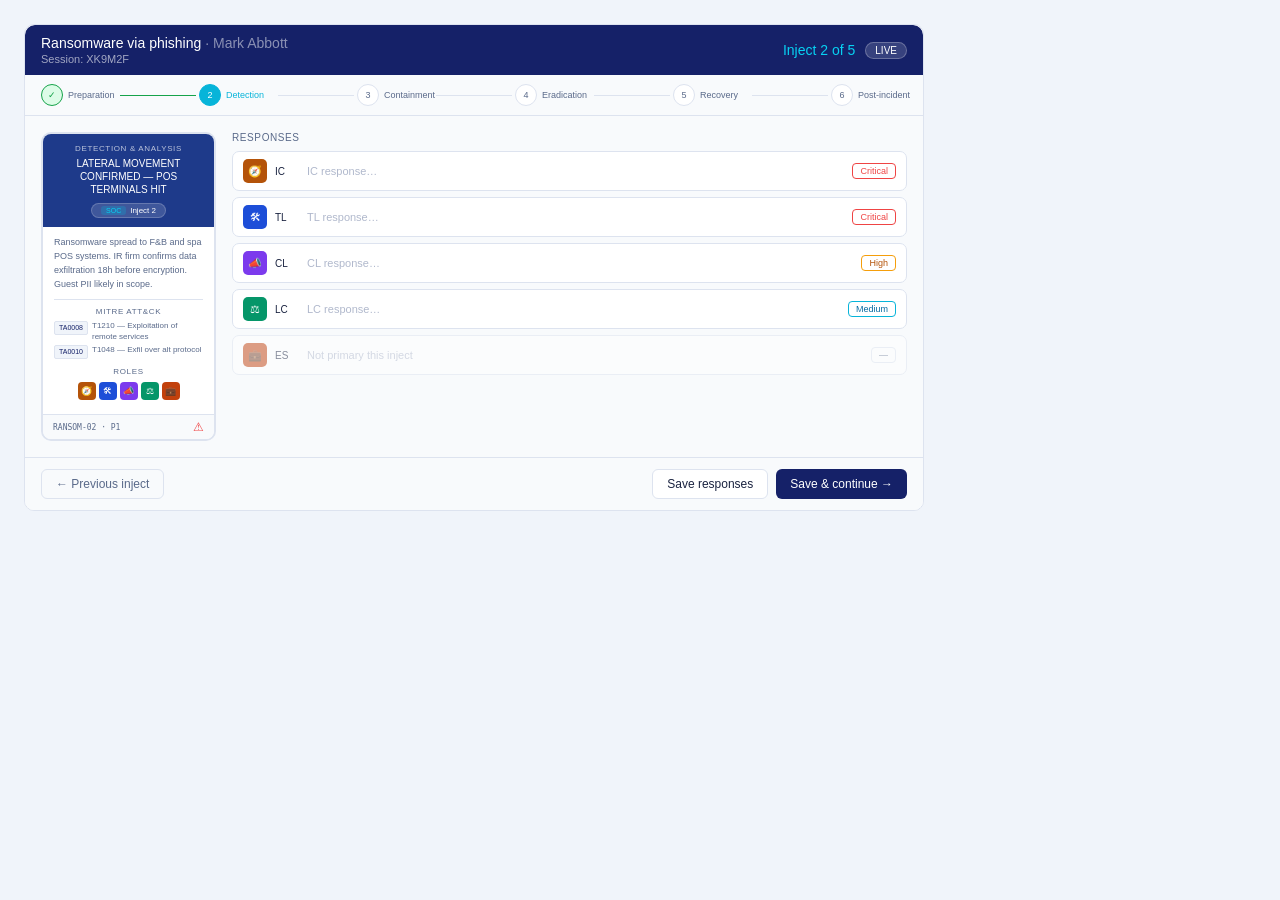
<file: tabletop_sample_inject_screen.html>
<!DOCTYPE html>
<!--
  TABLETOP REDESIGN — INJECT SCREEN SAMPLE
  =========================================
  Reference component for Claude Code.
  This shows the full inject screen: app bar, NIST tracker, game card, role response rows, action bar.
  All data is hardcoded here for illustration. In production, everything is driven from the inject object.
  Copy the CSS patterns and component structure into js/tabletop.js and css/modules.css.
-->
<html lang="en">
<head>
<meta charset="UTF-8">
<meta name="viewport" content="width=device-width, initial-scale=1.0">
<title>Inject screen — design sample</title>
<style>
  /* ── Abbott Cyber brand tokens (already exist in css/core.css — do not duplicate) ── */
  :root {
    --navy:   #152168;
    --navy2:  #1a2a7a;
    --cyan:   #07B4D9;
    --cyan2:  #07D1F2;
    --bg:     #f0f4fa;
    --card:   #fff;
    --border: #dde3ef;
    --text:   #1a2340;
    --muted:  #5a6a8a;

    /* NEW — add these to :root in css/core.css */
    --role-ic: #b45309;
    --role-tl: #1d4ed8;
    --role-cl: #7c3aed;
    --role-lc: #059669;
    --role-es: #c2410c;
  }

  * { box-sizing: border-box; margin: 0; padding: 0; }
  body { background: var(--bg); font-family: 'Kanit', sans-serif; padding: 24px; color: var(--text); }

  /* ── App header bar ── */
  .tt-app-bar {
    background: var(--navy);
    color: #fff;
    padding: 10px 16px;
    display: flex;
    align-items: center;
    justify-content: space-between;
    border-radius: 10px 10px 0 0;
  }
  .tt-app-bar-title { font-size: 14px; font-weight: 500; }
  .tt-app-bar-sub { font-size: 11px; opacity: 0.6; margin-top: 2px; }
  .tt-inject-counter { font-size: 14px; font-weight: 500; color: var(--cyan2); }
  .tt-live-pill {
    background: rgba(255,255,255,0.15);
    border: 0.5px solid rgba(255,255,255,0.25);
    color: #fff;
    font-size: 10px;
    padding: 2px 9px;
    border-radius: 10px;
  }

  /* ── NIST phase tracker ── */
  .tt-nist-bar {
    display: flex;
    align-items: center;
    padding: 9px 16px;
    background: #f8fafc;
    border-bottom: 1px solid var(--border);
    overflow-x: auto;
    gap: 0;
  }
  .tt-nist-step {
    display: flex;
    align-items: center;
    gap: 5px;
    flex: 1;
    min-width: 70px;
  }
  .tt-nist-dot {
    width: 22px;
    height: 22px;
    border-radius: 50%;
    border: 1.5px solid var(--border);
    display: flex;
    align-items: center;
    justify-content: center;
    font-size: 9px;
    color: var(--muted);
    flex-shrink: 0;
    background: #fff;
  }
  .tt-nist-dot.done {
    background: #dcfce7;
    border-color: #16a34a;
    color: #16a34a;
  }
  .tt-nist-dot.now {
    background: var(--cyan);
    border-color: var(--cyan);
    color: #fff;
  }
  .tt-nist-label { font-size: 9px; color: var(--muted); white-space: nowrap; }
  .tt-nist-label.now { color: var(--cyan); font-weight: 500; }
  .tt-nist-line { flex: 1; height: 1px; background: var(--border); margin: 0 3px; flex-shrink: 0; }
  .tt-nist-line.done { background: #16a34a; }

  /* ── Inject screen body ── */
  .tt-inject-frame {
    border: 1px solid var(--border);
    border-radius: 10px;
    overflow: hidden;
    background: #fff;
    max-width: 900px;
  }
  .tt-inject-body {
    display: flex;
    gap: 16px;
    padding: 16px;
    background: #f8fafc;
    flex-wrap: wrap;
  }

  /* ── Inject game card ── */
  /*
    The game card is a self-contained component rendered from inject data.
    Width is fixed at ~175px. In the inject screen it sits left of the role responses.
    The header band colour is determined by inject.nistPhase (see header colour map below).
  */
  .tt-game-card {
    width: 175px;
    border-radius: 10px;
    overflow: hidden;
    border: 2px solid var(--border);
    background: #fff;
    flex-shrink: 0;
    font-size: 11px;
  }

  /* Header band — colour map by NIST phase:
     prep        → #1e3a8a  (dark blue)
     detection   → #1e3a8a  (dark blue)
     containment → #78350f  (dark amber)
     eradication → #7c2d12  (dark red-brown)
     recovery    → #064e3b  (dark green)
     post        → #1e293b  (dark slate)
  */
  .tt-card-head {
    padding: 10px 12px 9px;
    text-align: center;
  }
  .tt-card-head.detection   { background: #1e3a8a; }
  .tt-card-head.containment { background: #78350f; }
  .tt-card-head.eradication { background: #7c2d12; }
  .tt-card-head.recovery    { background: #064e3b; }
  .tt-card-head.post        { background: #1e293b; }

  .tt-card-phase {
    font-size: 8px;
    letter-spacing: 0.08em;
    text-transform: uppercase;
    opacity: 0.7;
    color: #fff;
    margin-bottom: 4px;
  }
  .tt-card-title {
    font-size: 10px;
    font-weight: 500;
    color: #fff;
    line-height: 1.3;
    text-transform: uppercase;
  }
  .tt-card-badge {
    display: inline-flex;
    align-items: center;
    gap: 4px;
    margin-top: 7px;
    background: rgba(255,255,255,0.15);
    border: 1px solid rgba(255,255,255,0.2);
    border-radius: 20px;
    padding: 2px 9px;
    font-size: 8px;
    color: #fff;
  }
  /* Ingest type inner badge — nested inside .tt-card-badge */
  .tt-ingest-label {
    font-size: 7px;
    padding: 1px 5px;
    border-radius: 3px;
    font-weight: 500;
  }
  .tt-ingest-label.psa        { background: rgba(250,206,138,0.25); color: #fed7aa; }
  .tt-ingest-label.soc        { background: rgba(7,180,217,0.25);   color: #07D1F2; }
  .tt-ingest-label.technician { background: rgba(124,58,237,0.25);  color: #ddd6fe; }

  .tt-card-body { padding: 9px 11px; }

  .tt-card-desc {
    font-size: 9px;
    line-height: 1.55;
    color: var(--muted);
    border-bottom: 0.5px solid var(--border);
    padding-bottom: 7px;
    margin-bottom: 7px;
  }
  .tt-card-section-label {
    font-size: 8px;
    letter-spacing: 0.08em;
    text-transform: uppercase;
    color: var(--muted);
    text-align: center;
    margin-bottom: 5px;
  }

  /* MITRE tags */
  .tt-mitre-list { margin-bottom: 8px; }
  .tt-mitre-row {
    display: flex;
    align-items: flex-start;
    gap: 4px;
    margin-bottom: 3px;
  }
  .tt-mitre-tactic {
    font-size: 7px;
    padding: 1px 4px;
    border-radius: 2px;
    background: #f0f4fa;
    color: var(--navy);
    border: 0.5px solid var(--border);
    white-space: nowrap;
    flex-shrink: 0;
    line-height: 1.4;
  }
  .tt-mitre-tech {
    font-size: 8px;
    color: var(--muted);
    line-height: 1.35;
  }

  /* Role pips row */
  .tt-role-pips {
    display: flex;
    justify-content: center;
    gap: 3px;
    margin: 6px 0 5px;
  }
  .tt-pip {
    width: 18px;
    height: 18px;
    border-radius: 4px;
    display: flex;
    align-items: center;
    justify-content: center;
    font-size: 9px;
    color: #fff;
    opacity: 0.2;  /* default: dimmed */
  }
  .tt-pip.primary { opacity: 1; }  /* primaryRoles drives this */
  .tt-pip.ic { background: var(--role-ic); }
  .tt-pip.tl { background: var(--role-tl); }
  .tt-pip.cl { background: var(--role-cl); }
  .tt-pip.lc { background: var(--role-lc); }
  .tt-pip.es { background: var(--role-es); }

  .tt-card-footer {
    background: #f8fafc;
    border-top: 0.5px solid var(--border);
    padding: 5px 10px;
    display: flex;
    justify-content: space-between;
    align-items: center;
  }
  .tt-card-code { font-size: 8px; color: var(--muted); font-family: monospace; }

  /* ── Role response rows (right of the game card) ── */
  .tt-response-area { flex: 1; min-width: 200px; }
  .tt-response-label {
    font-size: 10px;
    font-weight: 500;
    color: var(--muted);
    text-transform: uppercase;
    letter-spacing: 0.06em;
    margin-bottom: 8px;
  }

  .tt-role-row {
    display: flex;
    align-items: center;
    gap: 8px;
    padding: 7px 10px;
    border: 0.5px solid var(--border);
    border-radius: 7px;
    background: #fff;
    margin-bottom: 6px;
  }
  /* Dimmed state when role is not primary for this inject */
  .tt-role-row.dimmed { opacity: 0.5; }

  .tt-role-icon {
    width: 24px;
    height: 24px;
    border-radius: 5px;
    display: flex;
    align-items: center;
    justify-content: center;
    font-size: 11px;
    color: #fff;
    flex-shrink: 0;
  }
  .tt-role-icon.ic { background: var(--role-ic); }
  .tt-role-icon.tl { background: var(--role-tl); }
  .tt-role-icon.cl { background: var(--role-cl); }
  .tt-role-icon.lc { background: var(--role-lc); }
  .tt-role-icon.es { background: var(--role-es); }

  .tt-role-name {
    font-size: 10px;
    font-weight: 500;
    color: var(--text);
    min-width: 24px;
  }
  .tt-role-input {
    flex: 1;
    border: none;
    background: transparent;
    font-size: 11px;
    color: var(--muted);
    outline: none;
    font-family: 'Kanit', sans-serif;
  }
  .tt-role-input::placeholder { color: #b0b8cc; }

  /* Criticality selector button — cycles on click in JS */
  .tt-crit-btn {
    font-size: 9px;
    padding: 2px 7px;
    border-radius: 4px;
    border: 0.5px solid var(--border);
    color: var(--muted);
    background: transparent;
    cursor: pointer;
    flex-shrink: 0;
    white-space: nowrap;
  }
  .tt-crit-btn.critical { border-color: #ef4444; color: #ef4444; }
  .tt-crit-btn.high     { border-color: #f59e0b; color: #b45309; }
  .tt-crit-btn.medium   { border-color: var(--cyan); color: #0369a1; }
  .tt-crit-btn.low      { border-color: var(--border); color: var(--muted); }

  /* ── Action bar ── */
  .tt-action-bar {
    display: flex;
    justify-content: space-between;
    align-items: center;
    padding: 11px 16px;
    border-top: 1px solid var(--border);
    background: #f8fafc;
  }
  .tt-btn { padding: 7px 14px; border-radius: 6px; font-size: 12px; cursor: pointer; font-family: 'Kanit', sans-serif; }
  .tt-btn-ghost { border: 0.5px solid var(--border); background: transparent; color: var(--muted); }
  .tt-btn-outline { border: 0.5px solid var(--border); background: #fff; color: var(--text); }
  .tt-btn-primary { border: none; background: var(--navy); color: #fff; }
</style>
</head>
<body>

<div class="tt-inject-frame">

  <!-- App bar -->
  <div class="tt-app-bar">
    <div>
      <div class="tt-app-bar-title">Ransomware via phishing <span style="opacity:0.5;font-weight:400">· Mark Abbott</span></div>
      <div class="tt-app-bar-sub">Session: XK9M2F</div>
    </div>
    <div style="display:flex;align-items:center;gap:10px">
      <span class="tt-inject-counter">Inject 2 of 5</span>
      <span class="tt-live-pill">LIVE</span>
    </div>
  </div>

  <!-- NIST tracker -->
  <div class="tt-nist-bar">
    <div class="tt-nist-step">
      <div class="tt-nist-dot done">✓</div>
      <span class="tt-nist-label">Preparation</span>
    </div>
    <div class="tt-nist-line done"></div>
    <div class="tt-nist-step">
      <div class="tt-nist-dot now">2</div>
      <span class="tt-nist-label now">Detection</span>
    </div>
    <div class="tt-nist-line"></div>
    <div class="tt-nist-step">
      <div class="tt-nist-dot">3</div>
      <span class="tt-nist-label">Containment</span>
    </div>
    <div class="tt-nist-line"></div>
    <div class="tt-nist-step">
      <div class="tt-nist-dot">4</div>
      <span class="tt-nist-label">Eradication</span>
    </div>
    <div class="tt-nist-line"></div>
    <div class="tt-nist-step">
      <div class="tt-nist-dot">5</div>
      <span class="tt-nist-label">Recovery</span>
    </div>
    <div class="tt-nist-line"></div>
    <div class="tt-nist-step">
      <div class="tt-nist-dot">6</div>
      <span class="tt-nist-label">Post-incident</span>
    </div>
  </div>

  <!-- Inject body: game card + role responses -->
  <div class="tt-inject-body">

    <!-- Game card (data-driven in production) -->
    <div class="tt-game-card">
      <div class="tt-card-head detection">
        <div class="tt-card-phase">Detection &amp; analysis</div>
        <div class="tt-card-title">Lateral movement confirmed — POS terminals hit</div>
        <div class="tt-card-badge">
          <span class="tt-ingest-label soc">SOC</span>
          Inject 2
        </div>
      </div>
      <div class="tt-card-body">
        <div class="tt-card-desc">
          Ransomware spread to F&amp;B and spa POS systems. IR firm confirms data exfiltration 18h before encryption. Guest PII likely in scope.
        </div>
        <div class="tt-card-section-label">MITRE ATT&amp;CK</div>
        <div class="tt-mitre-list">
          <div class="tt-mitre-row">
            <span class="tt-mitre-tactic">TA0008</span>
            <span class="tt-mitre-tech">T1210 — Exploitation of remote services</span>
          </div>
          <div class="tt-mitre-row">
            <span class="tt-mitre-tactic">TA0010</span>
            <span class="tt-mitre-tech">T1048 — Exfil over alt protocol</span>
          </div>
        </div>
        <div class="tt-card-section-label">Roles</div>
        <!-- primaryRoles: ['ic','tl','cl','lc','es'] — all primary this inject -->
        <div class="tt-role-pips">
          <div class="tt-pip ic primary" title="Incident Commander">🧭</div>
          <div class="tt-pip tl primary" title="Technical Lead">🛠</div>
          <div class="tt-pip cl primary" title="Communications Lead">📣</div>
          <div class="tt-pip lc primary" title="Legal / Compliance">⚖</div>
          <div class="tt-pip es primary" title="Executive Sponsor">💼</div>
        </div>
      </div>
      <div class="tt-card-footer">
        <span class="tt-card-code">RANSOM-02 · P1</span>
        <span style="color:#ef4444;font-size:12px">⚠</span>
      </div>
    </div>

    <!-- Role response rows -->
    <div class="tt-response-area">
      <div class="tt-response-label">Responses</div>

      <!-- IC — primary -->
      <div class="tt-role-row">
        <div class="tt-role-icon ic">🧭</div>
        <span class="tt-role-name">IC</span>
        <input class="tt-role-input" placeholder="IC response…" />
        <button class="tt-crit-btn critical">Critical</button>
      </div>

      <!-- TL — primary -->
      <div class="tt-role-row">
        <div class="tt-role-icon tl">🛠</div>
        <span class="tt-role-name">TL</span>
        <input class="tt-role-input" placeholder="TL response…" />
        <button class="tt-crit-btn critical">Critical</button>
      </div>

      <!-- CL — primary -->
      <div class="tt-role-row">
        <div class="tt-role-icon cl">📣</div>
        <span class="tt-role-name">CL</span>
        <input class="tt-role-input" placeholder="CL response…" />
        <button class="tt-crit-btn high">High</button>
      </div>

      <!-- LC — primary -->
      <div class="tt-role-row">
        <div class="tt-role-icon lc">⚖</div>
        <span class="tt-role-name">LC</span>
        <input class="tt-role-input" placeholder="LC response…" />
        <button class="tt-crit-btn medium">Medium</button>
      </div>

      <!-- ES — NOT primary this inject: dimmed -->
      <div class="tt-role-row dimmed">
        <div class="tt-role-icon es">💼</div>
        <span class="tt-role-name">ES</span>
        <input class="tt-role-input" placeholder="Not primary this inject" />
        <button class="tt-crit-btn">—</button>
      </div>

    </div>
  </div>

  <!-- Action bar -->
  <div class="tt-action-bar">
    <button class="tt-btn tt-btn-ghost">← Previous inject</button>
    <div style="display:flex;gap:8px">
      <button class="tt-btn tt-btn-outline">Save responses</button>
      <button class="tt-btn tt-btn-primary">Save &amp; continue →</button>
    </div>
  </div>

</div>

</body>
</html>
</file>
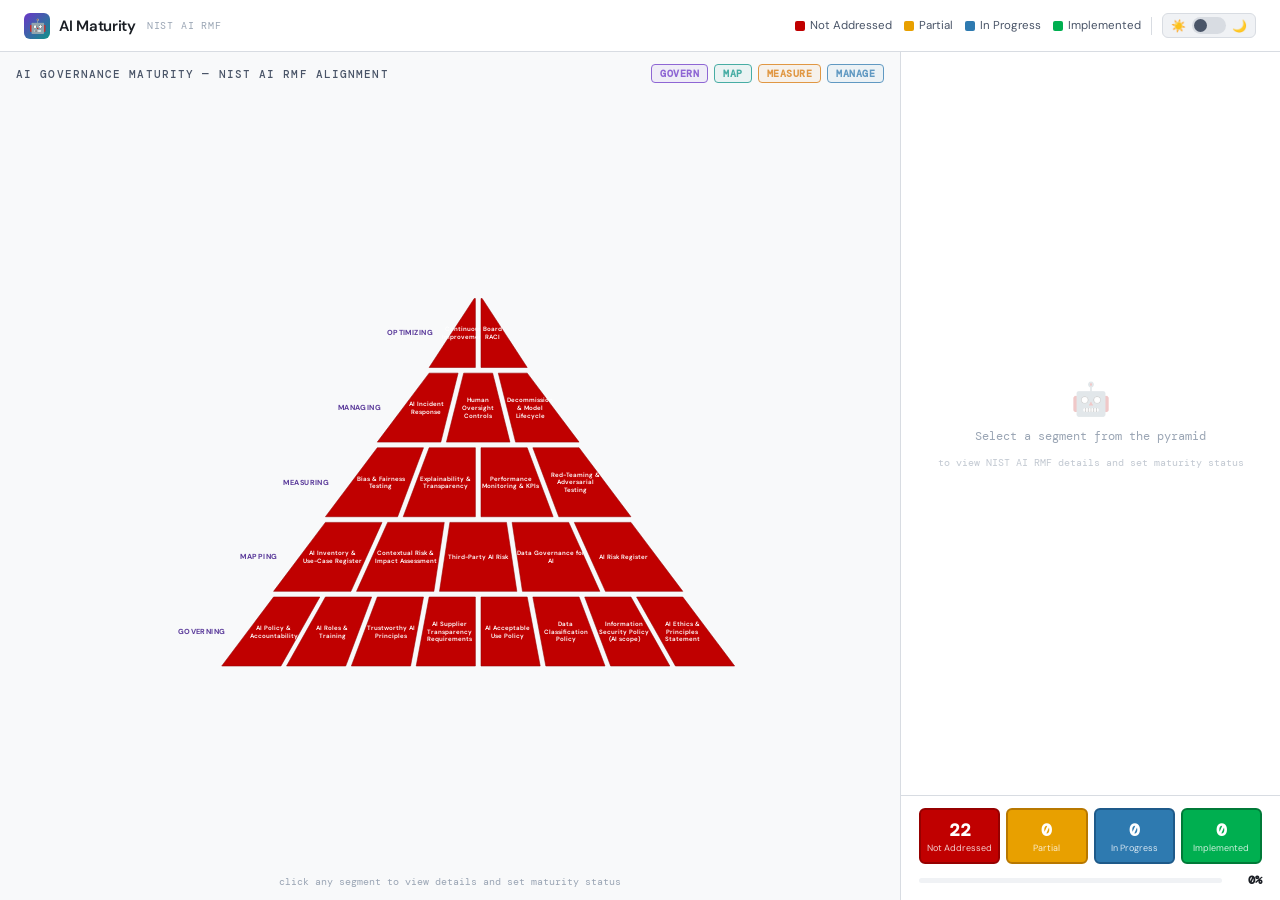
<file: Samples/ai_maturity_pyramid.html>
<!DOCTYPE html>
<html lang="en">
<head>
<meta charset="UTF-8">
<meta name="viewport" content="width=device-width, initial-scale=1.0">
<title>AI Maturity Dashboard — NIST AI RMF</title>
<link href="https://fonts.googleapis.com/css2?family=DM+Sans:wght@300;400;500;600&family=DM+Mono:wght@400;500&display=swap" rel="stylesheet">
<style>
* { box-sizing: border-box; margin: 0; padding: 0; }

:root {
  --purple:       #6b35c8;
  --purple-dark:  #4e228f;
  --purple-light: #9b6de0;
  --teal:         #0d9488;
  --teal-dark:    #0f766e;
  --teal-light:   #2dd4bf;
  --amber:        #d97706;
  --amber-dark:   #b45309;
  --amber-light:  #fbbf24;
  --blue:         #2e7ab0;
  --blue-dark:    #1e5a8a;
  --blue-light:   #5b9dc8;
  --red:          #c00000;
  --red-dark:     #960000;
  --yellow:       #e8a000;
  --yellow-dark:  #b87800;
  --green:        #00af50;
  --green-dark:   #007a38;
  --bg:           #f8f9fa;
  --bg2:          #ffffff;
  --bg3:          #f0f2f5;
  --border:       #d8dce2;
  --text:         #1a1e24;
  --text2:        #4a5568;
  --text3:        #9aa5b4;
  --label-blue:   #4a7fb5;
  --accent:       #6b35c8;
}

body.dark {
  --bg:       #0d1117;
  --bg2:      #161b22;
  --bg3:      #21262d;
  --border:   #30363d;
  --text:     #e6edf3;
  --text2:    #8b949e;
  --text3:    #484f58;
  --label-blue: #9b6de0;
  --accent:   #9b6de0;
  --purple:       #8b5cf6;
  --purple-dark:  #6d28d9;
  --teal:         #14b8a6;
  --teal-dark:    #0d9488;
  --amber:        #f59e0b;
  --amber-dark:   #d97706;
  --blue:         #4a90c8;
  --blue-dark:    #2e6a9e;
  --red:          #d43f3f;
  --red-dark:     #a82020;
  --yellow:       #e8a000;
  --yellow-dark:  #b87800;
  --green:        #1dba5f;
  --green-dark:   #0f8040;
}

body {
  font-family: 'DM Sans', sans-serif;
  background: var(--bg);
  color: var(--text);
  min-height: 100vh;
  overflow-x: hidden;
  transition: background .2s, color .2s;
}

.topnav {
  display: flex; align-items: center; justify-content: space-between;
  padding: 0 24px; height: 52px;
  background: var(--bg2); border-bottom: 1px solid var(--border);
  position: sticky; top: 0; z-index: 200;
  transition: background .2s, border-color .2s;
}
.brand {
  display: flex; align-items: center; gap: 9px;
  font-size: 15px; font-weight: 600; letter-spacing: -.02em; color: var(--text);
}
.brand-icon {
  width: 26px; height: 26px;
  background: linear-gradient(135deg, var(--purple) 0%, var(--teal) 100%);
  border-radius: 6px; display: flex; align-items: center; justify-content: center; font-size: 14px;
}
.brand-sub {
  font-size: 10px; font-weight: 400; color: var(--text3);
  font-family: 'DM Mono', monospace; letter-spacing: .08em;
  text-transform: uppercase; margin-left: 2px;
}
.nav-right { display: flex; align-items: center; gap: 8px; }
.nav-sep { width: 1px; height: 18px; background: var(--border); margin: 0 2px; }

.status-legend { display: flex; align-items: center; gap: 12px; }
.sleg { display: flex; align-items: center; gap: 5px; font-size: 11.5px; color: var(--text2); white-space: nowrap; }
.sleg-dot { width: 10px; height: 10px; border-radius: 2px; flex-shrink: 0; }

.theme-toggle {
  display: flex; align-items: center; gap: 6px; cursor: pointer; user-select: none;
  padding: 3px 8px; border-radius: 6px; border: 1px solid var(--border);
  background: var(--bg3); transition: border-color .15s;
}
.theme-toggle:hover { border-color: var(--accent); }
.toggle-icon { font-size: 12px; line-height: 1; }
.toggle-track {
  width: 34px; height: 17px; background: var(--border); border-radius: 9px;
  position: relative; transition: background .2s;
}
.toggle-thumb {
  position: absolute; top: 2px; left: 2px; width: 13px; height: 13px;
  border-radius: 50%; background: var(--text2); transition: transform .2s, background .2s;
}
.is-dark .toggle-track { background: #6b35c844; }
.is-dark .toggle-thumb { transform: translateX(17px); background: var(--purple); }

.main { display: grid; grid-template-columns: 1fr 380px; height: calc(100vh - 52px); }

.pyramid-panel {
  padding: 12px 16px; overflow: hidden;
  display: flex; flex-direction: column; align-items: center;
  background: var(--bg); height: 100%;
}
.panel-header {
  width: 100%; display: flex; align-items: center; justify-content: space-between;
  margin-bottom: 6px; flex-wrap: wrap; gap: 8px; flex-shrink: 0;
}
.panel-title {
  font-size: 11px; font-weight: 500; color: var(--text2);
  text-transform: uppercase; letter-spacing: .1em; font-family: 'DM Mono', monospace;
}
.rmf-chips { display: flex; gap: 6px; flex-wrap: wrap; }
.rmf-chip {
  font-size: 10px; font-weight: 600; padding: 2px 8px; border-radius: 4px;
  font-family: 'DM Mono', monospace; letter-spacing: .05em; text-transform: uppercase;
  border: 1px solid; opacity: .75;
}
#pyr { width: 100%; height: 100%; flex: 1; min-height: 0; display: block; }
.click-hint { font-size: 10px; color: var(--text3); margin-top: 4px; font-family: 'DM Mono', monospace; flex-shrink: 0; }

.sidebar {
  background: var(--bg2); border-left: 1px solid var(--border);
  display: flex; flex-direction: column; overflow: hidden;
  transition: background .2s, border-color .2s;
}

.detail-panel { flex: 1; overflow-y: auto; display: flex; flex-direction: column; }
.detail-empty {
  flex: 1; display: flex; flex-direction: column; align-items: center;
  justify-content: center; gap: 8px; color: var(--text3);
  font-size: 12px; font-family: 'DM Mono', monospace; padding: 24px; text-align: center;
}
.detail-empty-icon { font-size: 32px; opacity: .25; }

.detail-content { padding: 18px; flex: 1; display: flex; flex-direction: column; gap: 14px; }
.detail-name { font-size: 16px; font-weight: 600; color: var(--text); line-height: 1.3; }
.detail-meta { display: flex; align-items: center; gap: 8px; flex-wrap: wrap; }

.detail-tier-badge {
  font-size: 10px; font-weight: 700; padding: 3px 10px; border-radius: 5px;
  font-family: 'DM Mono', monospace; text-transform: uppercase; letter-spacing: .06em;
  border: 1px solid;
}
.detail-rmf-badge {
  font-size: 10px; font-weight: 600; padding: 3px 8px; border-radius: 4px;
  font-family: 'DM Mono', monospace; text-transform: uppercase; letter-spacing: .05em;
  border: 1px solid; color: var(--text3); border-color: var(--border); background: var(--bg3);
}
.detail-status-row { display: flex; align-items: flex-start; gap: 8px; }
.detail-status-label { font-size: 10px; font-weight: 500; text-transform: uppercase; letter-spacing: .08em; color: var(--text3); font-family: 'DM Mono', monospace; min-width: 52px; padding-top: 5px; }
.status-btns { display: flex; gap: 5px; flex-wrap: wrap; }
.status-btn {
  padding: 4px 10px; border-radius: 5px; border: 1.5px solid var(--border);
  background: transparent; cursor: pointer; font-size: 11px; font-weight: 500;
  font-family: 'DM Sans', sans-serif; color: var(--text2); transition: all .12s;
}
.status-btn:hover { color: var(--text); border-color: var(--text2); }
.status-btn.active-red    { background: var(--red);    border-color: var(--red-dark);    color: #fff; }
.status-btn.active-yellow { background: var(--yellow); border-color: var(--yellow-dark); color: #fff; }
.status-btn.active-blue   { background: var(--blue);   border-color: var(--blue-dark);   color: #fff; }
.status-btn.active-green  { background: var(--green);  border-color: var(--green-dark);  color: #fff; }

.detail-divider { height: 1px; background: var(--border); }
.detail-section-label { font-size: 10px; font-weight: 600; text-transform: uppercase; letter-spacing: .1em; color: var(--text3); font-family: 'DM Mono', monospace; margin-bottom: 6px; }
.detail-commentary { font-size: 13px; color: var(--text2); line-height: 1.75; }

.sidebar-footer { border-top: 1px solid var(--border); padding: 12px 18px; flex-shrink: 0; }
.score-grid { display: grid; grid-template-columns: repeat(4, 1fr); gap: 6px; margin-bottom: 8px; }
.score-card {
  border-radius: 6px; padding: 8px 4px; text-align: center;
  border: 2px solid transparent;
}
.score-card.r { background: var(--red);    border-color: var(--red-dark); }
.score-card.y { background: var(--yellow); border-color: var(--yellow-dark); }
.score-card.b { background: var(--blue);   border-color: var(--blue-dark); }
.score-card.g { background: var(--green);  border-color: var(--green-dark); }
.score-n { font-size: 18px; font-weight: 600; font-family: 'DM Mono', monospace; color: #fff; }
.score-l { font-size: 9px; color: rgba(255,255,255,.8); margin-top: 1px; line-height: 1.2; }

.mat-row { display: flex; align-items: center; gap: 8px; }
.mat-bar { flex: 1; height: 5px; background: var(--bg3); border-radius: 3px; overflow: hidden; }
.mat-fill {
  height: 100%; border-radius: 3px;
  background: linear-gradient(90deg, var(--red), var(--yellow), var(--blue), var(--green));
  transition: width .35s ease; width: 0%;
}
.mat-pct { font-size: 12px; font-weight: 600; font-family: 'DM Mono', monospace; color: var(--text); min-width: 32px; text-align: right; }

.tip {
  position: fixed; background: var(--bg2); border: 1px solid var(--border);
  color: var(--text); font-size: 12px; padding: 5px 9px; border-radius: 5px;
  pointer-events: none; display: none; z-index: 9999;
  box-shadow: 0 4px 14px rgba(0,0,0,.15); max-width: 220px; line-height: 1.4;
}
</style>
</head>
<body>

<nav class="topnav">
  <div class="brand">
    <div class="brand-icon">🤖</div>
    AI Maturity
    <span class="brand-sub">NIST AI RMF</span>
  </div>
  <div class="nav-right">
    <div class="status-legend">
      <div class="sleg"><div class="sleg-dot" style="background:#c00000"></div>Not Addressed</div>
      <div class="sleg"><div class="sleg-dot" style="background:#e8a000"></div>Partial</div>
      <div class="sleg"><div class="sleg-dot" style="background:#2e7ab0"></div>In Progress</div>
      <div class="sleg"><div class="sleg-dot" style="background:#00af50"></div>Implemented</div>
    </div>
    <div class="nav-sep"></div>
    <div class="theme-toggle" id="themeBtn">
      <span class="toggle-icon">☀️</span>
      <div class="toggle-track"><div class="toggle-thumb"></div></div>
      <span class="toggle-icon">🌙</span>
    </div>
  </div>
</nav>

<div class="main">
  <div class="pyramid-panel">
    <div class="panel-header">
      <div class="panel-title">AI Governance Maturity — NIST AI RMF Alignment</div>
      <div class="rmf-chips">
        <div class="rmf-chip" style="color:#6b35c8;border-color:#6b35c8;background:rgba(107,53,200,.08)">GOVERN</div>
        <div class="rmf-chip" style="color:#0d9488;border-color:#0d9488;background:rgba(13,148,136,.08)">MAP</div>
        <div class="rmf-chip" style="color:#d97706;border-color:#d97706;background:rgba(217,119,6,.08)">MEASURE</div>
        <div class="rmf-chip" style="color:#2e7ab0;border-color:#2e7ab0;background:rgba(46,122,176,.08)">MANAGE</div>
      </div>
    </div>
    <svg id="pyr" viewBox="-120 0 1540 710" xmlns="http://www.w3.org/2000/svg" preserveAspectRatio="xMidYMid meet" style="height:100%;width:100%"></svg>
    <p class="click-hint">click any segment to view details and set maturity status</p>
  </div>

  <div class="sidebar">
    <div class="detail-panel" id="detail-panel">
      <div class="detail-empty" id="detail-empty">
        <div class="detail-empty-icon">🤖</div>
        <div>Select a segment from the pyramid</div>
        <div style="font-size:10px;margin-top:4px;opacity:.6">to view NIST AI RMF details and set maturity status</div>
      </div>
      <div class="detail-content" id="detail-content" style="display:none">
        <div class="detail-name" id="d-name"></div>
        <div class="detail-meta">
          <div class="detail-tier-badge" id="d-tier-badge"></div>
          <div class="detail-rmf-badge" id="d-rmf-badge"></div>
          <div class="detail-rmf-badge" id="d-iso-badge" style="color:#0d9488;border-color:#0d9488;background:rgba(13,148,136,.08)"></div>
        </div>
        <div class="detail-status-row">
          <div class="detail-status-label">Status</div>
          <div class="status-btns" id="d-status-btns"></div>
        </div>
        <div class="detail-divider"></div>
        <div>
          <div class="detail-section-label">Why this matters</div>
          <div class="detail-commentary" id="d-commentary"></div>
        </div>
      </div>
    </div>
    <div class="sidebar-footer">
      <div class="score-grid">
        <div class="score-card r"><div class="score-n" id="s-r">0</div><div class="score-l">Not Addressed</div></div>
        <div class="score-card y"><div class="score-n" id="s-y">0</div><div class="score-l">Partial</div></div>
        <div class="score-card b"><div class="score-n" id="s-b">0</div><div class="score-l">In Progress</div></div>
        <div class="score-card g"><div class="score-n" id="s-g">0</div><div class="score-l">Implemented</div></div>
      </div>
      <div class="mat-row">
        <div class="mat-bar"><div class="mat-fill" id="mat-fill"></div></div>
        <div class="mat-pct" id="mat-pct">0%</div>
      </div>
    </div>
  </div>
</div>

<div class="tip" id="tip"></div>

<script>
/* ═══════════════════════════════════════════════════════
   NIST AI RMF CATALOGUE
   Functions: GOVERN | MAP | MEASURE | MANAGE
═══════════════════════════════════════════════════════ */

const CATALOGUE = {
  'AI Policy & Accountability': {
    rmf: 'GOVERN 1.1', iso: 'ISO 42001 §5.2 / §6.1', tier: 'Governing',
    commentary: `The foundation of responsible AI begins with formal policy. Without documented policies that assign clear accountability for AI systems — who owns them, who is responsible when they fail, and what values they must uphold — risk cannot be systematically managed. NIST AI RMF GOVERN 1.1 requires organisations to establish and maintain policies covering AI risk management roles, responsibilities, and authorities. This means naming an AI owner for each deployed system, defining acceptable use, and establishing a process for escalating AI-related concerns. For businesses deploying AI in customer-facing or operational roles, a policy gap is a liability gap.`
  },
  'AI Roles & Training': {
    rmf: 'GOVERN 2.2', iso: 'ISO 42001 §7.2 / §7.3', tier: 'Governing',
    commentary: `AI systems are only as trustworthy as the people overseeing them. NIST AI RMF GOVERN 2.2 requires that staff with AI responsibilities receive appropriate training to understand AI risks, limitations, and their own role in governance. This covers everyone from procurement staff evaluating AI tools, to operators running AI-assisted workflows, to executives making investment decisions. Without role-appropriate AI literacy, policies become paper exercises and risks go unrecognised. Building foundational AI awareness across the organisation is the single most scalable investment in responsible AI you can make.`
  },
  'AI Inventory & Use-Case Register': {
    rmf: 'MAP 1.1', iso: 'ISO 42001 §8.2 / Annex A.5.1', tier: 'Mapping',
    commentary: `You cannot govern what you have not mapped. NIST AI RMF MAP 1.1 requires organisations to identify and document all AI systems in use — including third-party AI embedded in SaaS tools — along with their intended purpose, data inputs, and decision scope. Many organisations are surprised to discover how many AI-enabled capabilities are already active across their stack. An AI inventory is not bureaucracy; it is the prerequisite for every other governance activity. Without it, impact assessments, bias audits, and incident response are impossible to execute systematically.`
  },
  'Contextual Risk & Impact Assessment': {
    rmf: 'MAP 2.1 / MAP 3.5', iso: 'ISO 42001 §6.1 / Annex A.5.4', tier: 'Mapping',
    commentary: `Not all AI risk is equal, and not all AI contexts carry the same stakes. NIST AI RMF MAP 2.1 and MAP 3.5 require organisations to assess the context in which each AI system operates — including the potential for harm to individuals, groups, or operations if the system behaves unexpectedly. For a hospitality business, this might mean evaluating an AI-driven pricing engine for fairness, or assessing a guest-facing chatbot for accuracy and data handling risks. Impact assessments ground risk management in real-world consequences rather than abstract checklists.`
  },
  'Third-Party AI Risk': {
    rmf: 'MAP 5.1', iso: 'ISO 42001 §8.4 / Annex A.10.1', tier: 'Mapping',
    commentary: `Most organisations use far more third-party AI than they build themselves — through SaaS platforms, embedded analytics, and vendor-supplied tools. NIST AI RMF MAP 5.1 requires organisations to assess AI risk in their supply chain, including the transparency, documentation, and risk posture of AI provided by vendors. If a vendor's AI model makes a consequential decision about your guests or operations, your organisation shares accountability for the outcome. Third-party AI risk assessments should be part of every vendor onboarding and renewal process.`
  },
  'Bias & Fairness Testing': {
    rmf: 'MEASURE 2.5', iso: 'ISO 42001 §9.1 / Annex A.6.1', tier: 'Measuring',
    commentary: `AI systems can encode and amplify biases present in training data, producing outcomes that are unfair, discriminatory, or simply inaccurate for certain groups. NIST AI RMF MEASURE 2.5 requires organisations to test AI systems for bias and fairness relevant to their deployment context. In hospitality, this might mean auditing a hiring-assist tool for demographic bias, or checking a recommendation engine for equitable treatment across guest segments. Bias testing is not a one-time exercise — models drift, data changes, and context evolves. Regular testing is the only way to maintain confidence in AI outputs over time.`
  },
  'Explainability & Transparency': {
    rmf: 'MEASURE 2.6', iso: 'ISO 42001 §8.5 / Annex A.6.2', tier: 'Measuring',
    commentary: `When an AI system makes or informs a consequential decision, the people affected and those accountable for outcomes need to understand why. NIST AI RMF MEASURE 2.6 addresses explainability — the ability to describe, in meaningful terms, how an AI system reached an output. This does not necessarily mean mathematical transparency; it means decision-makers can understand the basis for AI-assisted conclusions and exercise appropriate judgement. Explainability also supports compliance with privacy regulations that require meaningful information about automated decision-making.`
  },
  'Performance Monitoring & KPIs': {
    rmf: 'MEASURE 1.1 / MEASURE 2.1', iso: 'ISO 42001 §9.1 / §10.1', tier: 'Measuring',
    commentary: `AI systems degrade. Models trained on yesterday's data may perform poorly on today's reality — a phenomenon known as model drift. NIST AI RMF MEASURE 1.1 and MEASURE 2.1 require organisations to establish measurable performance indicators for AI systems and monitor them on an ongoing basis. This includes accuracy metrics, error rates, and outcome quality — tracked over time and compared against defined thresholds. For AI embedded in operational workflows, performance degradation may not be obvious until significant harm has already occurred. Proactive monitoring is the difference between catching drift early and discovering it through a failure.`
  },
  'AI Incident Response': {
    rmf: 'MANAGE 3.1', iso: 'ISO 42001 §10.1 / Annex A.9.3', tier: 'Managing',
    commentary: `AI systems will fail, behave unexpectedly, or produce harmful outputs — the question is whether your organisation is prepared to respond. NIST AI RMF MANAGE 3.1 requires organisations to have documented processes for detecting, escalating, and responding to AI incidents, including the ability to disable or override AI systems when necessary. An AI incident response plan should cover: who gets notified, what constitutes a reportable event, how affected parties are informed, and how the system is corrected or taken offline. Without this, AI failures become crises rather than managed events.`
  },
  'Decommission & Model Lifecycle': {
    rmf: 'MANAGE 4.1', iso: 'ISO 42001 §8.6 / Annex A.9.4', tier: 'Managing',
    commentary: `AI systems have lifecycles. Models that were fit for purpose when deployed may become outdated, biased, or misaligned with changed business context over time. NIST AI RMF MANAGE 4.1 requires organisations to have processes for retiring AI systems that no longer meet performance, fairness, or risk standards — including data disposal, access revocation, and documentation of the decommissioning rationale. Without lifecycle management, organisations accumulate technical debt in the form of AI systems that continue operating beyond their safe or effective lifespan.`
  },
  'Human Oversight Controls': {
    rmf: 'MANAGE 2.4', iso: 'ISO 42001 §8.5 / Annex A.8.1', tier: 'Managing',
    commentary: `Automation should amplify human judgement, not replace it in contexts where human oversight is critical. NIST AI RMF MANAGE 2.4 requires organisations to implement controls ensuring that humans can intervene in AI-assisted decisions — particularly where outcomes are high-stakes or irreversible. This includes meaningful override capabilities, clear escalation paths, and workflow design that does not create pressure to accept AI outputs without review. In customer-facing contexts, human oversight controls are both an ethical requirement and a reputational safeguard.`
  },
  'Continuous Improvement & Feedback Loops': {
    rmf: 'GOVERN (continuous)', iso: 'ISO 42001 §10.2 / §10.3', tier: 'Optimizing',
    commentary: `Mature AI governance is not static. NIST AI RMF's GOVERN function includes requirements for continuous improvement — using incident data, audit findings, stakeholder feedback, and performance metrics to iteratively refine both AI systems and the governance processes surrounding them. Organisations at the optimising level have closed-loop processes where lessons from AI failures and near-misses are systematically fed back into risk assessments, policy updates, and model improvements. This is the hallmark of an AI programme that treats governance as an ongoing practice rather than a one-time certification.`
  },
  'AI Governance Board / RACI': {
    rmf: 'GOVERN 1.2', iso: 'ISO 42001 §5.3 / §6.2', tier: 'Optimizing',
    commentary: `At the optimising level of AI maturity, governance is embedded in organisational structure. NIST AI RMF GOVERN 1.2 calls for defined, cross-functional accountability for AI risk — including executive sponsorship, legal and compliance involvement, and operational representation. A formal AI governance body, with a clear RACI, regular cadence, and board-level reporting, ensures that AI risk receives the strategic attention it warrants. For organisations deploying AI at scale, ad hoc oversight is insufficient. Structural governance is what makes AI accountability durable, not dependent on individual champions.`
  },
  'AI Supplier Transparency Requirements': {
    rmf: 'GOVERN 6.1', iso: 'ISO 42001 §8.4 / Annex A.10.2', tier: 'Governing',
    commentary: `Organisations deploying AI are increasingly responsible for ensuring the systems they procure meet minimum transparency and documentation standards. NIST AI RMF GOVERN 6.1 requires that AI risk management expectations be flowed down to AI providers — through contractual requirements, due diligence questionnaires, and ongoing attestation. This includes requesting model cards, data provenance documentation, bias testing results, and incident notification commitments. Supplier transparency requirements formalise what is often an informal expectation, creating accountability across the AI supply chain rather than leaving risk to accumulate silently.`
  },
  'Trustworthy AI Principles': {
    rmf: 'GOVERN 1.7', iso: 'ISO 42001 §4.1 / Annex A.2.2', tier: 'Governing',
    commentary: `NIST AI RMF is built on a framework of AI trustworthiness characteristics: valid, reliable, safe, secure, explainable, fair, privacy-preserving, and accountable. GOVERN 1.7 requires organisations to formally adopt and communicate their AI values and principles — not as aspirational marketing language, but as operational commitments that shape how AI is evaluated, deployed, and retired. Documented principles create a reference point for all other governance activities and signal to customers, regulators, and partners the standards your organisation holds itself to in its use of AI.`
  },
  'Data Governance for AI': {
    rmf: 'MAP 3.2', iso: 'ISO 42001 §8.4 / Annex A.8.3', tier: 'Mapping',
    commentary: `AI systems are only as trustworthy as the data they are built on and operate with. NIST AI RMF MAP 3.2 requires organisations to understand the provenance, quality, and representativeness of data used in AI systems. Poor data governance leads to biased models, inaccurate outputs, and privacy violations. For organisations in hospitality, where AI may ingest guest behavioural data, operational records, and third-party datasets, data governance for AI means knowing what data each AI system uses, where it came from, how it was prepared, and whether it is fit for the purpose to which the AI applies it.`
  },
  'Red-Teaming & Adversarial Testing': {
    rmf: 'MEASURE 2.7 / MEASURE 2.9', iso: 'ISO 42001 §9.1 / Annex A.9.2', tier: 'Measuring',
    commentary: `AI systems can be deliberately manipulated through adversarial inputs — crafted data designed to cause misclassification, extract sensitive information, or trigger harmful outputs. NIST AI RMF MEASURE 2.7 and MEASURE 2.9 address the need for adversarial testing — structured attempts to find and exploit weaknesses in AI systems before they are discovered by malicious actors. Red-teaming AI systems, particularly those in customer-facing or high-stakes operational roles, is an emerging best practice that moves AI security assurance beyond passive monitoring into active stress-testing.`
  },
  'AI Risk Register': {
    rmf: 'MAP 5.2', iso: 'ISO 42001 §6.1', tier: 'Mapping',
    commentary: `Risk cannot be managed from memory. NIST AI RMF MAP 5.2 requires organisations to document identified AI risks in a structured register — capturing the risk description, likelihood, potential impact, current controls, and ownership. ISO/IEC 42001 clause 6.1 similarly mandates a structured approach to identifying and treating AI-related risks within the management system. An AI risk register is the operational backbone of an AI governance programme: it makes risk visible, assignable, and trackable over time. For organisations subject to regulatory scrutiny or cyber insurance review, a maintained AI risk register demonstrates that AI governance is active and substantive rather than aspirational.`
  },
  'AI Acceptable Use Policy': {
    rmf: 'GOVERN 1.1', iso: 'ISO 42001 §5.2 / §6.1.2', tier: 'Governing',
    commentary: `An AI Acceptable Use Policy defines the boundaries within which staff, contractors, and systems may deploy or interact with AI tools — covering permitted use cases, prohibited applications, data handling expectations, and accountability for outputs. NIST AI RMF GOVERN 1.1 requires that policies governing AI risk management be established, communicated, and maintained. ISO/IEC 42001 clause 5.2 requires top management to establish an AI policy aligned to the organisation's context, while clause 6.1.2 addresses risk treatment obligations. Without an acceptable use policy, AI adoption outpaces governance — staff make consequential decisions about AI use without a framework, and the organisation bears liability it cannot demonstrate it managed.`
  },
  'Data Classification Policy': {
    rmf: 'GOVERN 1.6 / MAP 3.2', iso: 'ISO 42001 §8.4 / Annex A.8.3', tier: 'Governing',
    commentary: `AI systems are only as trustworthy as the data they consume. A data classification policy establishes categories of data sensitivity — defining what constitutes personal, confidential, regulated, or public information — and sets handling rules for each category. NIST AI RMF GOVERN 1.6 addresses the need for data governance as a foundation for AI risk management, and MAP 3.2 requires understanding of data provenance and fitness for purpose. ISO/IEC 42001 clause 8.4 addresses data management for AI systems, and Annex A.8.3 provides controls for data quality and representativeness. For organisations in hospitality, where AI may process guest PII, payment data, and behavioural analytics simultaneously, data classification is the policy layer that determines what AI systems are permitted to access and what protections apply.`
  },
  'Information Security Policy (AI scope)': {
    rmf: 'GOVERN 1.1', iso: 'ISO 42001 §5.1 / Annex A.6.2', tier: 'Governing',
    commentary: `Existing information security policies — covering access control, incident response, data protection, and acceptable use — must be explicitly scoped to address AI systems. AI introduces unique security considerations: model extraction attacks, adversarial inputs, training data poisoning, and the risk of sensitive data being embedded in model weights. NIST AI RMF GOVERN 1.1 requires that AI risk management be integrated with existing organisational security and risk frameworks rather than treated in isolation. ISO/IEC 42001 clause 5.1 calls for leadership commitment to establishing an AI management system aligned with organisational objectives, while Annex A.6.2 addresses resources and competencies for AI security. Extending your information security policy to explicitly cover AI ensures that security controls keep pace with the rapid expansion of AI in operations.`
  },
  'AI Ethics & Principles Statement': {
    rmf: 'GOVERN 1.7', iso: 'ISO 42001 §4.1 / Annex A.2.2', tier: 'Governing',
    commentary: `An AI Ethics and Principles Statement articulates the values that govern how your organisation develops, deploys, and retires AI — covering fairness, transparency, accountability, privacy, and human oversight. NIST AI RMF GOVERN 1.7 requires organisations to formally document and communicate AI values and principles as operational commitments, not aspirational language. ISO/IEC 42001 clause 4.1 requires organisations to understand the internal and external context shaping their AI management system, and Annex A.2.2 provides guidance on establishing an ethical framework for AI use. A published principles statement serves as the reference point for all governance decisions, signals your commitment to responsible AI to customers, regulators, and partners, and creates accountability when AI deployments deviate from stated values.`
  }
};

/* ═══════════════════════════════════════════════════════
   TIER DATA  (base → apex = index 4 → 0)
═══════════════════════════════════════════════════════ */
const TIERS = [
  {
    label: 'Optimizing',
    rmfColor: '#6b35c8',
    cols: [
      { type:'seg', id:'cont_improve',  name:'Continuous Improvement',   sku:'Continuous Improvement & Feedback Loops' },
      { type:'seg', id:'gov_board',     name:'Board RACI',                sku:'AI Governance Board / RACI' }
    ]
  },
  {
    label: 'Managing',
    rmfColor: '#2e7ab0',
    cols: [
      { type:'seg', id:'ai_irt',        name:'AI Incident Response',           sku:'AI Incident Response' },
      { type:'seg', id:'human_ctl',     name:'Human Oversight Controls',       sku:'Human Oversight Controls' },
      { type:'seg', id:'decom',         name:'Decommission & Model Lifecycle', sku:'Decommission & Model Lifecycle' }
    ]
  },
  {
    label: 'Measuring',
    rmfColor: '#d97706',
    cols: [
      { type:'seg', id:'bias_fair',     name:'Bias & Fairness Testing',            sku:'Bias & Fairness Testing' },
      { type:'seg', id:'explain',       name:'Explainability & Transparency',      sku:'Explainability & Transparency' },
      { type:'seg', id:'perf_mon',      name:'Performance Monitoring & KPIs',      sku:'Performance Monitoring & KPIs' },
      { type:'seg', id:'red_team',      name:'Red-Teaming & Adversarial Testing',  sku:'Red-Teaming & Adversarial Testing' }
    ]
  },
  {
    label: 'Mapping',
    rmfColor: '#0d9488',
    cols: [
      { type:'seg', id:'ai_inv',        name:'AI Inventory & Use-Case Register',    sku:'AI Inventory & Use-Case Register' },
      { type:'seg', id:'ctx_risk',      name:'Contextual Risk & Impact Assessment', sku:'Contextual Risk & Impact Assessment' },
      { type:'seg', id:'tp_ai',         name:'Third-Party AI Risk',                 sku:'Third-Party AI Risk' },
      { type:'seg', id:'data_gov',      name:'Data Governance for AI',              sku:'Data Governance for AI' },
      { type:'seg', id:'ai_reg',        name:'AI Risk Register',                    sku:'AI Risk Register' }
    ]
  },
  {
    label: 'Governing',
    rmfColor: '#6b35c8',
    cols: [
      { type:'seg', id:'ai_policy',     name:'AI Policy & Accountability',              sku:'AI Policy & Accountability' },
      { type:'seg', id:'ai_roles',      name:'AI Roles & Training',                     sku:'AI Roles & Training' },
      { type:'seg', id:'ai_princ',      name:'Trustworthy AI Principles',               sku:'Trustworthy AI Principles' },
      { type:'seg', id:'ai_supplier',   name:'AI Supplier Transparency Requirements',   sku:'AI Supplier Transparency Requirements' },
      { type:'seg', id:'ai_aup',        name:'AI Acceptable Use Policy',                sku:'AI Acceptable Use Policy' },
      { type:'seg', id:'data_class',    name:'Data Classification Policy',              sku:'Data Classification Policy' },
      { type:'seg', id:'infosec_ai',    name:'Information Security Policy (AI scope)',  sku:'Information Security Policy (AI scope)' },
      { type:'seg', id:'ai_ethics',     name:'AI Ethics & Principles Statement',        sku:'AI Ethics & Principles Statement' }
    ]
  }
];

// tier colour palettes — each tier has its own hue family
const TIER_FILLS = [
  // Optimizing — purple family
  { base:'#6b35c8', dark:'#4e228f', light:'#8b5cf6' },
  // Managing — blue family
  { base:'#2e7ab0', dark:'#1e5a8a', light:'#4a90c8' },
  // Measuring — amber family
  { base:'#b45309', dark:'#92400e', light:'#d97706' },
  // Mapping — teal family
  { base:'#0d9488', dark:'#0f766e', light:'#14b8a6' },
  // Governing — indigo family
  { base:'#3730a3', dark:'#1e1a78', light:'#6366f1' }
];
const TIER_FILLS_DARK = [
  { base:'#8b5cf6', dark:'#6d28d9', light:'#a78bfa' },
  { base:'#4a90c8', dark:'#2e6a9e', light:'#7ab5dc' },
  { base:'#f59e0b', dark:'#d97706', light:'#fbbf24' },
  { base:'#14b8a6', dark:'#0d9488', light:'#2dd4bf' },
  { base:'#6366f1', dark:'#4338ca', light:'#818cf8' }
];

const ALL_SEGS = [];
TIERS.forEach(tier => tier.cols.forEach(col => {
  if (col.type==='seg') ALL_SEGS.push({ id:col.id, name:col.name, sku:col.sku });
  else col.segs.forEach(s => ALL_SEGS.push(s));
}));

const state = {};
ALL_SEGS.forEach(s => { state[s.id] = 'red'; });
let selectedId = null;

let dark = false;
document.getElementById('themeBtn').addEventListener('click', () => {
  dark = !dark;
  document.body.classList.toggle('dark', dark);
  document.getElementById('themeBtn').classList.toggle('is-dark', dark);
  renderPyramid();
});

function getTierPalette(ti) { return dark ? TIER_FILLS_DARK[ti] : TIER_FILLS[ti]; }

// status overlay blended onto tier colour
function getStatusFill(status, ti) {
  const p = getTierPalette(ti);
  if (status === 'red')    return dark ? '#d43f3f' : '#c00000';
  if (status === 'yellow') return dark ? '#e8a000' : '#e8a000';
  if (status === 'blue')   return dark ? '#4a90c8' : '#2e7ab0';
  if (status === 'green')  return dark ? '#1dba5f' : '#00af50';
  return p.base;
}
function getStatusStroke(status) {
  return { red:'#960000', yellow:'#b87800', blue:'#1e5a8a', green:'#007a38' }[status];
}
function getLblColor()     { return dark ? '#9b6de0' : '#5a3a9a'; }
function getGroupBg()      { return dark ? '#1c2128' : '#e8ecf0'; }
function getGroupBorder()  { return dark ? '#3d4450' : '#c0c8d4'; }
function getGroupHdrBg()   { return dark ? '#2d3748' : '#d0d8e4'; }
function getGroupLblColor(){ return dark ? '#a0aec0' : '#4a5e7a'; }
function selectedRing()    { return dark ? '#ffffff' : '#1a1e24'; }

const W=1400, H=710, TIP_Y=28, BASE_Y=690, HALF_W=460, PAD=5;
const NT=TIERS.length, TH=(BASE_Y-TIP_Y)/NT;

function tierBounds(ti) {
  const topY=TIP_Y+ti*TH, botY=topY+TH;
  const ft=(topY-TIP_Y)/(BASE_Y-TIP_Y), fb=(botY-TIP_Y)/(BASE_Y-TIP_Y);
  return { topY, botY, topHW:ft*HALF_W, botHW:fb*HALF_W };
}

function ns(tag) { return document.createElementNS('http://www.w3.org/2000/svg',tag); }

function wrap(text, maxW, fs) {
  const max=Math.max(4,Math.floor(maxW/(fs*0.52)));
  const words=text.split(' '); const lines=[]; let cur='';
  words.forEach(w=>{ const t=cur?cur+' '+w:w; if(t.length>max&&cur){lines.push(cur);cur=w;}else cur=t; });
  if(cur)lines.push(cur); return lines;
}

function drawWrapped(g, cx, cy, text, maxW, fs, fill, weight) {
  const lines=wrap(text,maxW,fs);
  const lh=fs*1.25, tot=lines.length*lh;
  lines.forEach((line,li)=>{
    const t=ns('text');
    t.setAttribute('x',cx); t.setAttribute('y',cy-tot/2+li*lh+lh*0.78);
    t.setAttribute('text-anchor','middle'); t.setAttribute('fill',fill);
    t.setAttribute('font-size',fs); t.setAttribute('font-weight',weight||'600');
    t.setAttribute('font-family','DM Sans,sans-serif'); t.style.pointerEvents='none';
    t.textContent=line; g.appendChild(t);
  });
}

const tipEl = document.getElementById('tip');
function moveTip(e){ tipEl.style.left=(e.clientX+14)+'px'; tipEl.style.top=(e.clientY-32)+'px'; }

function addSeg(g, id, name) {
  g.style.cursor='pointer';
  g.addEventListener('click', ()=>selectSeg(id));
  g.addEventListener('mouseenter', e=>{ tipEl.style.display='block'; tipEl.textContent=name; moveTip(e); });
  g.addEventListener('mousemove', moveTip);
  g.addEventListener('mouseleave', ()=>{ tipEl.style.display='none'; });
}

const svg = document.getElementById('pyr');

function renderPyramid() {
  svg.innerHTML='';
  const cx=W/2;

  TIERS.forEach((tier, ti) => {
    const {topY,botY,topHW,botHW}=tierBounds(ti);
    const tierWtop=topHW*2, tierWbot=botHW*2;
    const nCols=tier.cols.length;
    const colXtop=[], colXbot=[];
    for(let i=0;i<=nCols;i++){
      colXtop.push(cx-topHW+(i/nCols)*tierWtop);
      colXbot.push(cx-botHW+(i/nCols)*tierWbot);
    }
    const yt=topY+PAD, yb=botY-PAD;

    const APEX_GAP=12;
    tier.cols.forEach((col,ci)=>{
      const colFracL = ci/nCols - 0.5;
      const colFracR = (ci+1)/nCols - 0.5;
      const apexOffL = colFracL * APEX_GAP * 2;
      const apexOffR = colFracR * APEX_GAP * 2;
      const _xtl = colXtop[ci]+PAD + apexOffL * Math.max(0, 1 - topHW/40);
      const _xtr = colXtop[ci+1]-PAD + apexOffR * Math.max(0, 1 - topHW/40);
      const xtl = Math.min(_xtl, _xtr), xtr = Math.max(_xtl, _xtr);
      const xbl=colXbot[ci]+PAD, xbr=colXbot[ci+1]-PAD;
      const midX=(xtl+xtr+xbl+xbr)/4;
      const colW=(xtr-xtl+xbr-xbl)/2;

      if (col.type==='seg') {
        const status=state[col.id];
        const isSelected=selectedId===col.id;
        const g=ns('g');

        const poly=ns('polygon');
        poly.setAttribute('points',`${xtl},${yt} ${xtr},${yt} ${xbr},${yb} ${xbl},${yb}`);
        poly.setAttribute('fill', getStatusFill(status,ti));
        poly.setAttribute('stroke', isSelected ? selectedRing() : getStatusStroke(status));
        poly.setAttribute('stroke-width', isSelected ? '3.5' : '1');
        g.appendChild(poly);

        const midY=(yt+yb)/2;
        const fs=Math.min(11,Math.max(7,(yb-yt)/4.5));
        drawWrapped(g,midX,midY,col.name,colW-6,fs,'#ffffff','600');
        addSeg(g,col.id,col.name);
        svg.appendChild(g);
      } else {
        const nSegs=col.segs.length;
        const headerH=Math.max(20,(yb-yt)*0.18);
        const segH=(yb-yt-headerH)/nSegs;

        const gpoly=ns('polygon');
        gpoly.setAttribute('points',`${xtl},${yt} ${xtr},${yt} ${xbr},${yb} ${xbl},${yb}`);
        gpoly.setAttribute('fill',getGroupBg());
        gpoly.setAttribute('stroke',getGroupBorder());
        gpoly.setAttribute('stroke-width','1');
        svg.appendChild(gpoly);

        const lbotY=yt+headerH;
        const frac=(lbotY-topY)/(botY-topY);
        const lxl=xtl+frac*(xbl-xtl), lxr=xtr+frac*(xbr-xtr);
        const lbar=ns('polygon');
        lbar.setAttribute('points',`${xtl},${yt} ${xtr},${yt} ${lxr},${lbotY} ${lxl},${lbotY}`);
        lbar.setAttribute('fill',getGroupHdrBg());
        lbar.setAttribute('stroke',getGroupBorder());
        lbar.setAttribute('stroke-width','0.5');
        svg.appendChild(lbar);

        const glfs=Math.min(10,Math.max(7,headerH*0.44));
        const glt=ns('text');
        glt.setAttribute('x',midX); glt.setAttribute('y',yt+headerH*0.65);
        glt.setAttribute('text-anchor','middle'); glt.setAttribute('fill',getGroupLblColor());
        glt.setAttribute('font-size',glfs); glt.setAttribute('font-weight','700');
        glt.setAttribute('font-style','italic'); glt.setAttribute('font-family','DM Sans,sans-serif');
        glt.style.pointerEvents='none'; glt.textContent=col.label;
        svg.appendChild(glt);

        col.segs.forEach((seg,si)=>{
          const sy_top=yt+headerH+si*segH, sy_bot=sy_top+segH;
          const ft2=(sy_top-topY)/(botY-topY), fb2=(sy_bot-topY)/(botY-topY);
          const sxtl=xtl+ft2*(xbl-xtl)+PAD, sxtr=xtr+ft2*(xbr-xtr)-PAD;
          const sxbl=xtl+fb2*(xbl-xtl)+PAD, sxbr=xtr+fb2*(xbr-xtr)-PAD;
          const status=state[seg.id];
          const isSelected=selectedId===seg.id;
          const g2=ns('g');
          const poly2=ns('polygon');
          poly2.setAttribute('points',`${sxtl},${sy_top} ${sxtr},${sy_top} ${sxbr},${sy_bot} ${sxbl},${sy_bot}`);
          poly2.setAttribute('fill',getStatusFill(status,ti));
          poly2.setAttribute('stroke', isSelected ? selectedRing() : getStatusStroke(status));
          poly2.setAttribute('stroke-width', isSelected ? '3' : '0.8');
          g2.appendChild(poly2);

          const smidX=(sxtl+sxtr+sxbl+sxbr)/4, smidY=(sy_top+sy_bot)/2;
          const sW=(sxtr-sxtl+sxbr-sxbl)/2-4;
          const sfs=Math.min(10,Math.max(6,segH/4));
          drawWrapped(g2,smidX,smidY,seg.name,sW,sfs,'#ffffff','600');
          addSeg(g2,seg.id,seg.name);
          svg.appendChild(g2);
        });
      }
    });

    // Labels pushed well left of pyramid edge — matching working file
    const {topY:ty,botY:by,topHW:thw}=tierBounds(ti), lblY=(ty+by)/2;
    const lblAnchorX = cx - Math.max(thw, 0) - 80;
    const lt=ns('text');
    lt.setAttribute('x',lblAnchorX); lt.setAttribute('y',lblY+4);
    lt.setAttribute('text-anchor','end'); lt.setAttribute('fill',getLblColor());
    lt.setAttribute('font-size','13'); lt.setAttribute('font-weight','700');
    lt.setAttribute('font-family','DM Sans,sans-serif'); lt.setAttribute('letter-spacing','0.06em');
    lt.textContent=tier.label.toUpperCase(); svg.appendChild(lt);
  });
}

/* ── DETAIL PANEL ── */
const STATUS_CYCLE = ['red','yellow','blue','green'];

function selectSeg(id) {
  // Cycle status on click
  const current = state[id];
  const nextIdx = (STATUS_CYCLE.indexOf(current) + 1) % STATUS_CYCLE.length;
  state[id] = STATUS_CYCLE[nextIdx];
  selectedId = id;
  renderPyramid();
  updateStats();
  showDetail(id);
}

function getTierForId(id) {
  for (let ti=0; ti<TIERS.length; ti++) {
    const tier=TIERS[ti];
    for (const col of tier.cols) {
      if (col.type==='seg' && col.id===id) return tier;
      if (col.type==='group' && col.segs.find(s=>s.id===id)) return tier;
    }
  }
  return null;
}

const TIER_COLORS = {
  'Optimizing': { bg:'#6b35c8', border:'#4e228f', text:'#fff' },
  'Managing':   { bg:'#2e7ab0', border:'#1e5a8a', text:'#fff' },
  'Measuring':  { bg:'#b45309', border:'#92400e', text:'#fff' },
  'Mapping':    { bg:'#0d9488', border:'#0f766e', text:'#fff' },
  'Governing':  { bg:'#3730a3', border:'#1e1a78', text:'#fff' }
};

function showDetail(id) {
  const seg=ALL_SEGS.find(s=>s.id===id);
  if(!seg)return;
  const cat=CATALOGUE[seg.sku]||{};
  const tier=getTierForId(id);
  const status=state[id];

  document.getElementById('detail-empty').style.display='none';
  document.getElementById('detail-content').style.display='flex';
  document.getElementById('d-name').textContent=seg.name;

  const tierBadge=document.getElementById('d-tier-badge');
  const tc = TIER_COLORS[tier?.label] || { bg:'#666', border:'#444', text:'#fff' };
  tierBadge.textContent=tier?.label||'';
  tierBadge.style.background=tc.bg;
  tierBadge.style.borderColor=tc.border;
  tierBadge.style.color=tc.text;

  document.getElementById('d-rmf-badge').textContent = cat.rmf || '';
  const isoBadge = document.getElementById('d-iso-badge');
  if (cat.iso) { isoBadge.textContent = cat.iso; isoBadge.style.display = ''; }
  else { isoBadge.style.display = 'none'; }

  const btns=document.getElementById('d-status-btns');
  btns.innerHTML='';
  [['red','Not Addressed'],['yellow','Partial'],['blue','In Progress'],['green','Implemented']].forEach(([v,label])=>{
    const btn=document.createElement('button');
    btn.className='status-btn'+(status===v?' active-'+v:'');
    btn.textContent=label;
    btn.onclick=()=>setStatus(id,v);
    btns.appendChild(btn);
  });

  document.getElementById('d-commentary').textContent=cat.commentary||'Select this control to view its NIST AI RMF alignment and implementation guidance.';
}

function setStatus(id,val) {
  state[id]=val;
  renderPyramid();
  updateStats();
  if(selectedId===id)showDetail(id);
}

function updateStats() {
  const vals=ALL_SEGS.map(s=>state[s.id]);
  document.getElementById('s-r').textContent=vals.filter(v=>v==='red').length;
  document.getElementById('s-y').textContent=vals.filter(v=>v==='yellow').length;
  document.getElementById('s-b').textContent=vals.filter(v=>v==='blue').length;
  document.getElementById('s-g').textContent=vals.filter(v=>v==='green').length;
  const g=vals.filter(v=>v==='green').length;
  const b=vals.filter(v=>v==='blue').length;
  const y=vals.filter(v=>v==='yellow').length;
  const pct=Math.round((g+b*0.5+y*0.25)/vals.length*100);
  document.getElementById('mat-pct').textContent=pct+'%';
  document.getElementById('mat-fill').style.width=pct+'%';
}

renderPyramid();
updateStats();
</script>
</body>
</html>
</file>
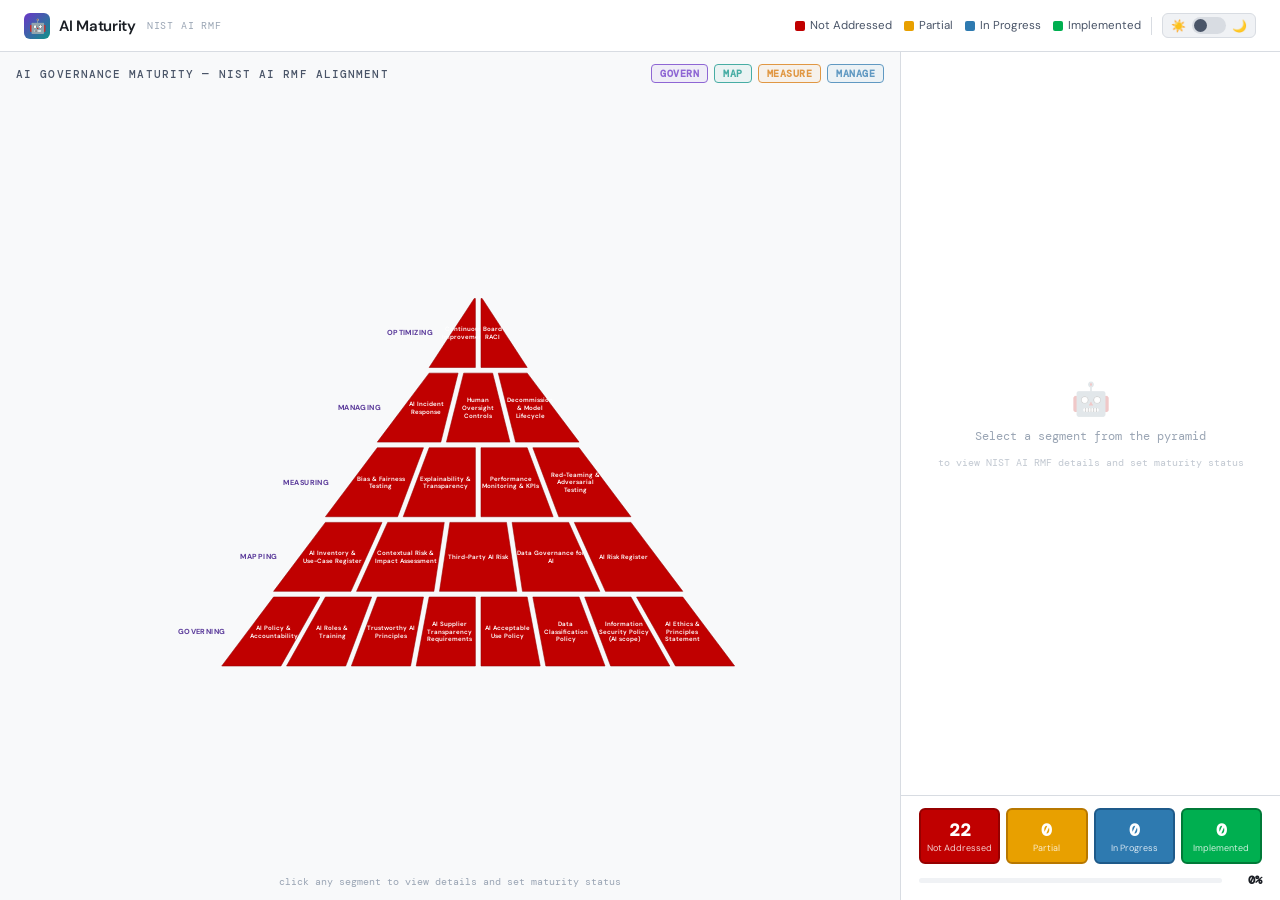
<file: Samples/ai_maturity_pyramid_6.html>
<!DOCTYPE html>
<html lang="en">
<head>
<meta charset="UTF-8">
<meta name="viewport" content="width=device-width, initial-scale=1.0">
<title>AI Maturity Dashboard — NIST AI RMF</title>
<link href="https://fonts.googleapis.com/css2?family=DM+Sans:wght@300;400;500;600&family=DM+Mono:wght@400;500&display=swap" rel="stylesheet">
<style>
* { box-sizing: border-box; margin: 0; padding: 0; }

:root {
  --purple:       #6b35c8;
  --purple-dark:  #4e228f;
  --purple-light: #9b6de0;
  --teal:         #0d9488;
  --teal-dark:    #0f766e;
  --teal-light:   #2dd4bf;
  --amber:        #d97706;
  --amber-dark:   #b45309;
  --amber-light:  #fbbf24;
  --blue:         #2e7ab0;
  --blue-dark:    #1e5a8a;
  --blue-light:   #5b9dc8;
  --red:          #c00000;
  --red-dark:     #960000;
  --yellow:       #e8a000;
  --yellow-dark:  #b87800;
  --green:        #00af50;
  --green-dark:   #007a38;
  --bg:           #f8f9fa;
  --bg2:          #ffffff;
  --bg3:          #f0f2f5;
  --border:       #d8dce2;
  --text:         #1a1e24;
  --text2:        #4a5568;
  --text3:        #9aa5b4;
  --label-blue:   #4a7fb5;
  --accent:       #6b35c8;
}

body.dark {
  --bg:       #0d1117;
  --bg2:      #161b22;
  --bg3:      #21262d;
  --border:   #30363d;
  --text:     #e6edf3;
  --text2:    #8b949e;
  --text3:    #484f58;
  --label-blue: #9b6de0;
  --accent:   #9b6de0;
  --purple:       #8b5cf6;
  --purple-dark:  #6d28d9;
  --teal:         #14b8a6;
  --teal-dark:    #0d9488;
  --amber:        #f59e0b;
  --amber-dark:   #d97706;
  --blue:         #4a90c8;
  --blue-dark:    #2e6a9e;
  --red:          #d43f3f;
  --red-dark:     #a82020;
  --yellow:       #e8a000;
  --yellow-dark:  #b87800;
  --green:        #1dba5f;
  --green-dark:   #0f8040;
}

body {
  font-family: 'DM Sans', sans-serif;
  background: var(--bg);
  color: var(--text);
  min-height: 100vh;
  overflow-x: hidden;
  transition: background .2s, color .2s;
}

.topnav {
  display: flex; align-items: center; justify-content: space-between;
  padding: 0 24px; height: 52px;
  background: var(--bg2); border-bottom: 1px solid var(--border);
  position: sticky; top: 0; z-index: 200;
  transition: background .2s, border-color .2s;
}
.brand {
  display: flex; align-items: center; gap: 9px;
  font-size: 15px; font-weight: 600; letter-spacing: -.02em; color: var(--text);
}
.brand-icon {
  width: 26px; height: 26px;
  background: linear-gradient(135deg, var(--purple) 0%, var(--teal) 100%);
  border-radius: 6px; display: flex; align-items: center; justify-content: center; font-size: 14px;
}
.brand-sub {
  font-size: 10px; font-weight: 400; color: var(--text3);
  font-family: 'DM Mono', monospace; letter-spacing: .08em;
  text-transform: uppercase; margin-left: 2px;
}
.nav-right { display: flex; align-items: center; gap: 8px; }
.nav-sep { width: 1px; height: 18px; background: var(--border); margin: 0 2px; }

.status-legend { display: flex; align-items: center; gap: 12px; }
.sleg { display: flex; align-items: center; gap: 5px; font-size: 11.5px; color: var(--text2); white-space: nowrap; }
.sleg-dot { width: 10px; height: 10px; border-radius: 2px; flex-shrink: 0; }

.theme-toggle {
  display: flex; align-items: center; gap: 6px; cursor: pointer; user-select: none;
  padding: 3px 8px; border-radius: 6px; border: 1px solid var(--border);
  background: var(--bg3); transition: border-color .15s;
}
.theme-toggle:hover { border-color: var(--accent); }
.toggle-icon { font-size: 12px; line-height: 1; }
.toggle-track {
  width: 34px; height: 17px; background: var(--border); border-radius: 9px;
  position: relative; transition: background .2s;
}
.toggle-thumb {
  position: absolute; top: 2px; left: 2px; width: 13px; height: 13px;
  border-radius: 50%; background: var(--text2); transition: transform .2s, background .2s;
}
.is-dark .toggle-track { background: #6b35c844; }
.is-dark .toggle-thumb { transform: translateX(17px); background: var(--purple); }

.main { display: grid; grid-template-columns: 1fr 380px; height: calc(100vh - 52px); }

.pyramid-panel {
  padding: 12px 16px; overflow: hidden;
  display: flex; flex-direction: column; align-items: center;
  background: var(--bg); height: 100%;
}
.panel-header {
  width: 100%; display: flex; align-items: center; justify-content: space-between;
  margin-bottom: 6px; flex-wrap: wrap; gap: 8px; flex-shrink: 0;
}
.panel-title {
  font-size: 11px; font-weight: 500; color: var(--text2);
  text-transform: uppercase; letter-spacing: .1em; font-family: 'DM Mono', monospace;
}
.rmf-chips { display: flex; gap: 6px; flex-wrap: wrap; }
.rmf-chip {
  font-size: 10px; font-weight: 600; padding: 2px 8px; border-radius: 4px;
  font-family: 'DM Mono', monospace; letter-spacing: .05em; text-transform: uppercase;
  border: 1px solid; opacity: .75;
}
#pyr { width: 100%; height: 100%; flex: 1; min-height: 0; display: block; }
.click-hint { font-size: 10px; color: var(--text3); margin-top: 4px; font-family: 'DM Mono', monospace; flex-shrink: 0; }

.sidebar {
  background: var(--bg2); border-left: 1px solid var(--border);
  display: flex; flex-direction: column; overflow: hidden;
  transition: background .2s, border-color .2s;
}

.detail-panel { flex: 1; overflow-y: auto; display: flex; flex-direction: column; }
.detail-empty {
  flex: 1; display: flex; flex-direction: column; align-items: center;
  justify-content: center; gap: 8px; color: var(--text3);
  font-size: 12px; font-family: 'DM Mono', monospace; padding: 24px; text-align: center;
}
.detail-empty-icon { font-size: 32px; opacity: .25; }

.detail-content { padding: 18px; flex: 1; display: flex; flex-direction: column; gap: 14px; }
.detail-name { font-size: 16px; font-weight: 600; color: var(--text); line-height: 1.3; }
.detail-meta { display: flex; align-items: center; gap: 8px; flex-wrap: wrap; }

.detail-tier-badge {
  font-size: 10px; font-weight: 700; padding: 3px 10px; border-radius: 5px;
  font-family: 'DM Mono', monospace; text-transform: uppercase; letter-spacing: .06em;
  border: 1px solid;
}
.detail-rmf-badge {
  font-size: 10px; font-weight: 600; padding: 3px 8px; border-radius: 4px;
  font-family: 'DM Mono', monospace; text-transform: uppercase; letter-spacing: .05em;
  border: 1px solid; color: var(--text3); border-color: var(--border); background: var(--bg3);
}
.detail-status-row { display: flex; align-items: flex-start; gap: 8px; }
.detail-status-label { font-size: 10px; font-weight: 500; text-transform: uppercase; letter-spacing: .08em; color: var(--text3); font-family: 'DM Mono', monospace; min-width: 52px; padding-top: 5px; }
.status-btns { display: flex; gap: 5px; flex-wrap: wrap; }
.status-btn {
  padding: 4px 10px; border-radius: 5px; border: 1.5px solid var(--border);
  background: transparent; cursor: pointer; font-size: 11px; font-weight: 500;
  font-family: 'DM Sans', sans-serif; color: var(--text2); transition: all .12s;
}
.status-btn:hover { color: var(--text); border-color: var(--text2); }
.status-btn.active-red    { background: var(--red);    border-color: var(--red-dark);    color: #fff; }
.status-btn.active-yellow { background: var(--yellow); border-color: var(--yellow-dark); color: #fff; }
.status-btn.active-blue   { background: var(--blue);   border-color: var(--blue-dark);   color: #fff; }
.status-btn.active-green  { background: var(--green);  border-color: var(--green-dark);  color: #fff; }

.detail-divider { height: 1px; background: var(--border); }
.detail-section-label { font-size: 10px; font-weight: 600; text-transform: uppercase; letter-spacing: .1em; color: var(--text3); font-family: 'DM Mono', monospace; margin-bottom: 6px; }
.detail-commentary { font-size: 13px; color: var(--text2); line-height: 1.75; }

.sidebar-footer { border-top: 1px solid var(--border); padding: 12px 18px; flex-shrink: 0; }
.score-grid { display: grid; grid-template-columns: repeat(4, 1fr); gap: 6px; margin-bottom: 8px; }
.score-card {
  border-radius: 6px; padding: 8px 4px; text-align: center;
  border: 2px solid transparent;
}
.score-card.r { background: var(--red);    border-color: var(--red-dark); }
.score-card.y { background: var(--yellow); border-color: var(--yellow-dark); }
.score-card.b { background: var(--blue);   border-color: var(--blue-dark); }
.score-card.g { background: var(--green);  border-color: var(--green-dark); }
.score-n { font-size: 18px; font-weight: 600; font-family: 'DM Mono', monospace; color: #fff; }
.score-l { font-size: 9px; color: rgba(255,255,255,.8); margin-top: 1px; line-height: 1.2; }

.mat-row { display: flex; align-items: center; gap: 8px; }
.mat-bar { flex: 1; height: 5px; background: var(--bg3); border-radius: 3px; overflow: hidden; }
.mat-fill {
  height: 100%; border-radius: 3px;
  background: linear-gradient(90deg, var(--red), var(--yellow), var(--blue), var(--green));
  transition: width .35s ease; width: 0%;
}
.mat-pct { font-size: 12px; font-weight: 600; font-family: 'DM Mono', monospace; color: var(--text); min-width: 32px; text-align: right; }

.tip {
  position: fixed; background: var(--bg2); border: 1px solid var(--border);
  color: var(--text); font-size: 12px; padding: 5px 9px; border-radius: 5px;
  pointer-events: none; display: none; z-index: 9999;
  box-shadow: 0 4px 14px rgba(0,0,0,.15); max-width: 220px; line-height: 1.4;
}
</style>
</head>
<body>

<nav class="topnav">
  <div class="brand">
    <div class="brand-icon">🤖</div>
    AI Maturity
    <span class="brand-sub">NIST AI RMF</span>
  </div>
  <div class="nav-right">
    <div class="status-legend">
      <div class="sleg"><div class="sleg-dot" style="background:#c00000"></div>Not Addressed</div>
      <div class="sleg"><div class="sleg-dot" style="background:#e8a000"></div>Partial</div>
      <div class="sleg"><div class="sleg-dot" style="background:#2e7ab0"></div>In Progress</div>
      <div class="sleg"><div class="sleg-dot" style="background:#00af50"></div>Implemented</div>
    </div>
    <div class="nav-sep"></div>
    <div class="theme-toggle" id="themeBtn">
      <span class="toggle-icon">☀️</span>
      <div class="toggle-track"><div class="toggle-thumb"></div></div>
      <span class="toggle-icon">🌙</span>
    </div>
  </div>
</nav>

<div class="main">
  <div class="pyramid-panel">
    <div class="panel-header">
      <div class="panel-title">AI Governance Maturity — NIST AI RMF Alignment</div>
      <div class="rmf-chips">
        <div class="rmf-chip" style="color:#6b35c8;border-color:#6b35c8;background:rgba(107,53,200,.08)">GOVERN</div>
        <div class="rmf-chip" style="color:#0d9488;border-color:#0d9488;background:rgba(13,148,136,.08)">MAP</div>
        <div class="rmf-chip" style="color:#d97706;border-color:#d97706;background:rgba(217,119,6,.08)">MEASURE</div>
        <div class="rmf-chip" style="color:#2e7ab0;border-color:#2e7ab0;background:rgba(46,122,176,.08)">MANAGE</div>
      </div>
    </div>
    <svg id="pyr" viewBox="-120 0 1540 710" xmlns="http://www.w3.org/2000/svg" preserveAspectRatio="xMidYMid meet" style="height:100%;width:100%"></svg>
    <p class="click-hint">click any segment to view details and set maturity status</p>
  </div>

  <div class="sidebar">
    <div class="detail-panel" id="detail-panel">
      <div class="detail-empty" id="detail-empty">
        <div class="detail-empty-icon">🤖</div>
        <div>Select a segment from the pyramid</div>
        <div style="font-size:10px;margin-top:4px;opacity:.6">to view NIST AI RMF details and set maturity status</div>
      </div>
      <div class="detail-content" id="detail-content" style="display:none">
        <div class="detail-name" id="d-name"></div>
        <div class="detail-meta">
          <div class="detail-tier-badge" id="d-tier-badge"></div>
          <div class="detail-rmf-badge" id="d-rmf-badge"></div>
          <div class="detail-rmf-badge" id="d-iso-badge" style="color:#0d9488;border-color:#0d9488;background:rgba(13,148,136,.08)"></div>
        </div>
        <div class="detail-status-row">
          <div class="detail-status-label">Status</div>
          <div class="status-btns" id="d-status-btns"></div>
        </div>
        <div class="detail-divider"></div>
        <div>
          <div class="detail-section-label">Why this matters</div>
          <div class="detail-commentary" id="d-commentary"></div>
        </div>
      </div>
    </div>
    <div class="sidebar-footer">
      <div class="score-grid">
        <div class="score-card r"><div class="score-n" id="s-r">0</div><div class="score-l">Not Addressed</div></div>
        <div class="score-card y"><div class="score-n" id="s-y">0</div><div class="score-l">Partial</div></div>
        <div class="score-card b"><div class="score-n" id="s-b">0</div><div class="score-l">In Progress</div></div>
        <div class="score-card g"><div class="score-n" id="s-g">0</div><div class="score-l">Implemented</div></div>
      </div>
      <div class="mat-row">
        <div class="mat-bar"><div class="mat-fill" id="mat-fill"></div></div>
        <div class="mat-pct" id="mat-pct">0%</div>
      </div>
    </div>
  </div>
</div>

<div class="tip" id="tip"></div>

<script>
/* ═══════════════════════════════════════════════════════
   NIST AI RMF CATALOGUE
   Functions: GOVERN | MAP | MEASURE | MANAGE
═══════════════════════════════════════════════════════ */

const CATALOGUE = {
  'AI Policy & Accountability': {
    rmf: 'GOVERN 1.1', iso: 'ISO 42001 §5.2 / §6.1', tier: 'Governing',
    commentary: `The foundation of responsible AI begins with formal policy. Without documented policies that assign clear accountability for AI systems — who owns them, who is responsible when they fail, and what values they must uphold — risk cannot be systematically managed. NIST AI RMF GOVERN 1.1 requires organisations to establish and maintain policies covering AI risk management roles, responsibilities, and authorities. This means naming an AI owner for each deployed system, defining acceptable use, and establishing a process for escalating AI-related concerns. For businesses deploying AI in customer-facing or operational roles, a policy gap is a liability gap.`
  },
  'AI Roles & Training': {
    rmf: 'GOVERN 2.2', iso: 'ISO 42001 §7.2 / §7.3', tier: 'Governing',
    commentary: `AI systems are only as trustworthy as the people overseeing them. NIST AI RMF GOVERN 2.2 requires that staff with AI responsibilities receive appropriate training to understand AI risks, limitations, and their own role in governance. This covers everyone from procurement staff evaluating AI tools, to operators running AI-assisted workflows, to executives making investment decisions. Without role-appropriate AI literacy, policies become paper exercises and risks go unrecognised. Building foundational AI awareness across the organisation is the single most scalable investment in responsible AI you can make.`
  },
  'AI Inventory & Use-Case Register': {
    rmf: 'MAP 1.1', iso: 'ISO 42001 §8.2 / Annex A.5.1', tier: 'Mapping',
    commentary: `You cannot govern what you have not mapped. NIST AI RMF MAP 1.1 requires organisations to identify and document all AI systems in use — including third-party AI embedded in SaaS tools — along with their intended purpose, data inputs, and decision scope. Many organisations are surprised to discover how many AI-enabled capabilities are already active across their stack. An AI inventory is not bureaucracy; it is the prerequisite for every other governance activity. Without it, impact assessments, bias audits, and incident response are impossible to execute systematically.`
  },
  'Contextual Risk & Impact Assessment': {
    rmf: 'MAP 2.1 / MAP 3.5', iso: 'ISO 42001 §6.1 / Annex A.5.4', tier: 'Mapping',
    commentary: `Not all AI risk is equal, and not all AI contexts carry the same stakes. NIST AI RMF MAP 2.1 and MAP 3.5 require organisations to assess the context in which each AI system operates — including the potential for harm to individuals, groups, or operations if the system behaves unexpectedly. For a hospitality business, this might mean evaluating an AI-driven pricing engine for fairness, or assessing a guest-facing chatbot for accuracy and data handling risks. Impact assessments ground risk management in real-world consequences rather than abstract checklists.`
  },
  'Third-Party AI Risk': {
    rmf: 'MAP 5.1', iso: 'ISO 42001 §8.4 / Annex A.10.1', tier: 'Mapping',
    commentary: `Most organisations use far more third-party AI than they build themselves — through SaaS platforms, embedded analytics, and vendor-supplied tools. NIST AI RMF MAP 5.1 requires organisations to assess AI risk in their supply chain, including the transparency, documentation, and risk posture of AI provided by vendors. If a vendor's AI model makes a consequential decision about your guests or operations, your organisation shares accountability for the outcome. Third-party AI risk assessments should be part of every vendor onboarding and renewal process.`
  },
  'Bias & Fairness Testing': {
    rmf: 'MEASURE 2.5', iso: 'ISO 42001 §9.1 / Annex A.6.1', tier: 'Measuring',
    commentary: `AI systems can encode and amplify biases present in training data, producing outcomes that are unfair, discriminatory, or simply inaccurate for certain groups. NIST AI RMF MEASURE 2.5 requires organisations to test AI systems for bias and fairness relevant to their deployment context. In hospitality, this might mean auditing a hiring-assist tool for demographic bias, or checking a recommendation engine for equitable treatment across guest segments. Bias testing is not a one-time exercise — models drift, data changes, and context evolves. Regular testing is the only way to maintain confidence in AI outputs over time.`
  },
  'Explainability & Transparency': {
    rmf: 'MEASURE 2.6', iso: 'ISO 42001 §8.5 / Annex A.6.2', tier: 'Measuring',
    commentary: `When an AI system makes or informs a consequential decision, the people affected and those accountable for outcomes need to understand why. NIST AI RMF MEASURE 2.6 addresses explainability — the ability to describe, in meaningful terms, how an AI system reached an output. This does not necessarily mean mathematical transparency; it means decision-makers can understand the basis for AI-assisted conclusions and exercise appropriate judgement. Explainability also supports compliance with privacy regulations that require meaningful information about automated decision-making.`
  },
  'Performance Monitoring & KPIs': {
    rmf: 'MEASURE 1.1 / MEASURE 2.1', iso: 'ISO 42001 §9.1 / §10.1', tier: 'Measuring',
    commentary: `AI systems degrade. Models trained on yesterday's data may perform poorly on today's reality — a phenomenon known as model drift. NIST AI RMF MEASURE 1.1 and MEASURE 2.1 require organisations to establish measurable performance indicators for AI systems and monitor them on an ongoing basis. This includes accuracy metrics, error rates, and outcome quality — tracked over time and compared against defined thresholds. For AI embedded in operational workflows, performance degradation may not be obvious until significant harm has already occurred. Proactive monitoring is the difference between catching drift early and discovering it through a failure.`
  },
  'AI Incident Response': {
    rmf: 'MANAGE 3.1', iso: 'ISO 42001 §10.1 / Annex A.9.3', tier: 'Managing',
    commentary: `AI systems will fail, behave unexpectedly, or produce harmful outputs — the question is whether your organisation is prepared to respond. NIST AI RMF MANAGE 3.1 requires organisations to have documented processes for detecting, escalating, and responding to AI incidents, including the ability to disable or override AI systems when necessary. An AI incident response plan should cover: who gets notified, what constitutes a reportable event, how affected parties are informed, and how the system is corrected or taken offline. Without this, AI failures become crises rather than managed events.`
  },
  'Decommission & Model Lifecycle': {
    rmf: 'MANAGE 4.1', iso: 'ISO 42001 §8.6 / Annex A.9.4', tier: 'Managing',
    commentary: `AI systems have lifecycles. Models that were fit for purpose when deployed may become outdated, biased, or misaligned with changed business context over time. NIST AI RMF MANAGE 4.1 requires organisations to have processes for retiring AI systems that no longer meet performance, fairness, or risk standards — including data disposal, access revocation, and documentation of the decommissioning rationale. Without lifecycle management, organisations accumulate technical debt in the form of AI systems that continue operating beyond their safe or effective lifespan.`
  },
  'Human Oversight Controls': {
    rmf: 'MANAGE 2.4', iso: 'ISO 42001 §8.5 / Annex A.8.1', tier: 'Managing',
    commentary: `Automation should amplify human judgement, not replace it in contexts where human oversight is critical. NIST AI RMF MANAGE 2.4 requires organisations to implement controls ensuring that humans can intervene in AI-assisted decisions — particularly where outcomes are high-stakes or irreversible. This includes meaningful override capabilities, clear escalation paths, and workflow design that does not create pressure to accept AI outputs without review. In customer-facing contexts, human oversight controls are both an ethical requirement and a reputational safeguard.`
  },
  'Continuous Improvement & Feedback Loops': {
    rmf: 'GOVERN (continuous)', iso: 'ISO 42001 §10.2 / §10.3', tier: 'Optimizing',
    commentary: `Mature AI governance is not static. NIST AI RMF's GOVERN function includes requirements for continuous improvement — using incident data, audit findings, stakeholder feedback, and performance metrics to iteratively refine both AI systems and the governance processes surrounding them. Organisations at the optimising level have closed-loop processes where lessons from AI failures and near-misses are systematically fed back into risk assessments, policy updates, and model improvements. This is the hallmark of an AI programme that treats governance as an ongoing practice rather than a one-time certification.`
  },
  'AI Governance Board / RACI': {
    rmf: 'GOVERN 1.2', iso: 'ISO 42001 §5.3 / §6.2', tier: 'Optimizing',
    commentary: `At the optimising level of AI maturity, governance is embedded in organisational structure. NIST AI RMF GOVERN 1.2 calls for defined, cross-functional accountability for AI risk — including executive sponsorship, legal and compliance involvement, and operational representation. A formal AI governance body, with a clear RACI, regular cadence, and board-level reporting, ensures that AI risk receives the strategic attention it warrants. For organisations deploying AI at scale, ad hoc oversight is insufficient. Structural governance is what makes AI accountability durable, not dependent on individual champions.`
  },
  'AI Supplier Transparency Requirements': {
    rmf: 'GOVERN 6.1', iso: 'ISO 42001 §8.4 / Annex A.10.2', tier: 'Governing',
    commentary: `Organisations deploying AI are increasingly responsible for ensuring the systems they procure meet minimum transparency and documentation standards. NIST AI RMF GOVERN 6.1 requires that AI risk management expectations be flowed down to AI providers — through contractual requirements, due diligence questionnaires, and ongoing attestation. This includes requesting model cards, data provenance documentation, bias testing results, and incident notification commitments. Supplier transparency requirements formalise what is often an informal expectation, creating accountability across the AI supply chain rather than leaving risk to accumulate silently.`
  },
  'Trustworthy AI Principles': {
    rmf: 'GOVERN 1.7', iso: 'ISO 42001 §4.1 / Annex A.2.2', tier: 'Governing',
    commentary: `NIST AI RMF is built on a framework of AI trustworthiness characteristics: valid, reliable, safe, secure, explainable, fair, privacy-preserving, and accountable. GOVERN 1.7 requires organisations to formally adopt and communicate their AI values and principles — not as aspirational marketing language, but as operational commitments that shape how AI is evaluated, deployed, and retired. Documented principles create a reference point for all other governance activities and signal to customers, regulators, and partners the standards your organisation holds itself to in its use of AI.`
  },
  'Data Governance for AI': {
    rmf: 'MAP 3.2', iso: 'ISO 42001 §8.4 / Annex A.8.3', tier: 'Mapping',
    commentary: `AI systems are only as trustworthy as the data they are built on and operate with. NIST AI RMF MAP 3.2 requires organisations to understand the provenance, quality, and representativeness of data used in AI systems. Poor data governance leads to biased models, inaccurate outputs, and privacy violations. For organisations in hospitality, where AI may ingest guest behavioural data, operational records, and third-party datasets, data governance for AI means knowing what data each AI system uses, where it came from, how it was prepared, and whether it is fit for the purpose to which the AI applies it.`
  },
  'Red-Teaming & Adversarial Testing': {
    rmf: 'MEASURE 2.7 / MEASURE 2.9', iso: 'ISO 42001 §9.1 / Annex A.9.2', tier: 'Measuring',
    commentary: `AI systems can be deliberately manipulated through adversarial inputs — crafted data designed to cause misclassification, extract sensitive information, or trigger harmful outputs. NIST AI RMF MEASURE 2.7 and MEASURE 2.9 address the need for adversarial testing — structured attempts to find and exploit weaknesses in AI systems before they are discovered by malicious actors. Red-teaming AI systems, particularly those in customer-facing or high-stakes operational roles, is an emerging best practice that moves AI security assurance beyond passive monitoring into active stress-testing.`
  },
  'AI Risk Register': {
    rmf: 'MAP 5.2', iso: 'ISO 42001 §6.1', tier: 'Mapping',
    commentary: `Risk cannot be managed from memory. NIST AI RMF MAP 5.2 requires organisations to document identified AI risks in a structured register — capturing the risk description, likelihood, potential impact, current controls, and ownership. ISO/IEC 42001 clause 6.1 similarly mandates a structured approach to identifying and treating AI-related risks within the management system. An AI risk register is the operational backbone of an AI governance programme: it makes risk visible, assignable, and trackable over time. For organisations subject to regulatory scrutiny or cyber insurance review, a maintained AI risk register demonstrates that AI governance is active and substantive rather than aspirational.`
  },
  'AI Acceptable Use Policy': {
    rmf: 'GOVERN 1.1', iso: 'ISO 42001 §5.2 / §6.1.2', tier: 'Governing',
    commentary: `An AI Acceptable Use Policy defines the boundaries within which staff, contractors, and systems may deploy or interact with AI tools — covering permitted use cases, prohibited applications, data handling expectations, and accountability for outputs. NIST AI RMF GOVERN 1.1 requires that policies governing AI risk management be established, communicated, and maintained. ISO/IEC 42001 clause 5.2 requires top management to establish an AI policy aligned to the organisation's context, while clause 6.1.2 addresses risk treatment obligations. Without an acceptable use policy, AI adoption outpaces governance — staff make consequential decisions about AI use without a framework, and the organisation bears liability it cannot demonstrate it managed.`
  },
  'Data Classification Policy': {
    rmf: 'GOVERN 1.6 / MAP 3.2', iso: 'ISO 42001 §8.4 / Annex A.8.3', tier: 'Governing',
    commentary: `AI systems are only as trustworthy as the data they consume. A data classification policy establishes categories of data sensitivity — defining what constitutes personal, confidential, regulated, or public information — and sets handling rules for each category. NIST AI RMF GOVERN 1.6 addresses the need for data governance as a foundation for AI risk management, and MAP 3.2 requires understanding of data provenance and fitness for purpose. ISO/IEC 42001 clause 8.4 addresses data management for AI systems, and Annex A.8.3 provides controls for data quality and representativeness. For organisations in hospitality, where AI may process guest PII, payment data, and behavioural analytics simultaneously, data classification is the policy layer that determines what AI systems are permitted to access and what protections apply.`
  },
  'Information Security Policy (AI scope)': {
    rmf: 'GOVERN 1.1', iso: 'ISO 42001 §5.1 / Annex A.6.2', tier: 'Governing',
    commentary: `Existing information security policies — covering access control, incident response, data protection, and acceptable use — must be explicitly scoped to address AI systems. AI introduces unique security considerations: model extraction attacks, adversarial inputs, training data poisoning, and the risk of sensitive data being embedded in model weights. NIST AI RMF GOVERN 1.1 requires that AI risk management be integrated with existing organisational security and risk frameworks rather than treated in isolation. ISO/IEC 42001 clause 5.1 calls for leadership commitment to establishing an AI management system aligned with organisational objectives, while Annex A.6.2 addresses resources and competencies for AI security. Extending your information security policy to explicitly cover AI ensures that security controls keep pace with the rapid expansion of AI in operations.`
  },
  'AI Ethics & Principles Statement': {
    rmf: 'GOVERN 1.7', iso: 'ISO 42001 §4.1 / Annex A.2.2', tier: 'Governing',
    commentary: `An AI Ethics and Principles Statement articulates the values that govern how your organisation develops, deploys, and retires AI — covering fairness, transparency, accountability, privacy, and human oversight. NIST AI RMF GOVERN 1.7 requires organisations to formally document and communicate AI values and principles as operational commitments, not aspirational language. ISO/IEC 42001 clause 4.1 requires organisations to understand the internal and external context shaping their AI management system, and Annex A.2.2 provides guidance on establishing an ethical framework for AI use. A published principles statement serves as the reference point for all governance decisions, signals your commitment to responsible AI to customers, regulators, and partners, and creates accountability when AI deployments deviate from stated values.`
  }
};

/* ═══════════════════════════════════════════════════════
   TIER DATA  (base → apex = index 4 → 0)
═══════════════════════════════════════════════════════ */
const TIERS = [
  {
    label: 'Optimizing',
    rmfColor: '#6b35c8',
    cols: [
      { type:'seg', id:'cont_improve',  name:'Continuous Improvement',   sku:'Continuous Improvement & Feedback Loops' },
      { type:'seg', id:'gov_board',     name:'Board RACI',                sku:'AI Governance Board / RACI' }
    ]
  },
  {
    label: 'Managing',
    rmfColor: '#2e7ab0',
    cols: [
      { type:'seg', id:'ai_irt',        name:'AI Incident Response',           sku:'AI Incident Response' },
      { type:'seg', id:'human_ctl',     name:'Human Oversight Controls',       sku:'Human Oversight Controls' },
      { type:'seg', id:'decom',         name:'Decommission & Model Lifecycle', sku:'Decommission & Model Lifecycle' }
    ]
  },
  {
    label: 'Measuring',
    rmfColor: '#d97706',
    cols: [
      { type:'seg', id:'bias_fair',     name:'Bias & Fairness Testing',            sku:'Bias & Fairness Testing' },
      { type:'seg', id:'explain',       name:'Explainability & Transparency',      sku:'Explainability & Transparency' },
      { type:'seg', id:'perf_mon',      name:'Performance Monitoring & KPIs',      sku:'Performance Monitoring & KPIs' },
      { type:'seg', id:'red_team',      name:'Red-Teaming & Adversarial Testing',  sku:'Red-Teaming & Adversarial Testing' }
    ]
  },
  {
    label: 'Mapping',
    rmfColor: '#0d9488',
    cols: [
      { type:'seg', id:'ai_inv',        name:'AI Inventory & Use-Case Register',    sku:'AI Inventory & Use-Case Register' },
      { type:'seg', id:'ctx_risk',      name:'Contextual Risk & Impact Assessment', sku:'Contextual Risk & Impact Assessment' },
      { type:'seg', id:'tp_ai',         name:'Third-Party AI Risk',                 sku:'Third-Party AI Risk' },
      { type:'seg', id:'data_gov',      name:'Data Governance for AI',              sku:'Data Governance for AI' },
      { type:'seg', id:'ai_reg',        name:'AI Risk Register',                    sku:'AI Risk Register' }
    ]
  },
  {
    label: 'Governing',
    rmfColor: '#6b35c8',
    cols: [
      { type:'seg', id:'ai_policy',     name:'AI Policy & Accountability',              sku:'AI Policy & Accountability' },
      { type:'seg', id:'ai_roles',      name:'AI Roles & Training',                     sku:'AI Roles & Training' },
      { type:'seg', id:'ai_princ',      name:'Trustworthy AI Principles',               sku:'Trustworthy AI Principles' },
      { type:'seg', id:'ai_supplier',   name:'AI Supplier Transparency Requirements',   sku:'AI Supplier Transparency Requirements' },
      { type:'seg', id:'ai_aup',        name:'AI Acceptable Use Policy',                sku:'AI Acceptable Use Policy' },
      { type:'seg', id:'data_class',    name:'Data Classification Policy',              sku:'Data Classification Policy' },
      { type:'seg', id:'infosec_ai',    name:'Information Security Policy (AI scope)',  sku:'Information Security Policy (AI scope)' },
      { type:'seg', id:'ai_ethics',     name:'AI Ethics & Principles Statement',        sku:'AI Ethics & Principles Statement' }
    ]
  }
];

// tier colour palettes — each tier has its own hue family
const TIER_FILLS = [
  // Optimizing — purple family
  { base:'#6b35c8', dark:'#4e228f', light:'#8b5cf6' },
  // Managing — blue family
  { base:'#2e7ab0', dark:'#1e5a8a', light:'#4a90c8' },
  // Measuring — amber family
  { base:'#b45309', dark:'#92400e', light:'#d97706' },
  // Mapping — teal family
  { base:'#0d9488', dark:'#0f766e', light:'#14b8a6' },
  // Governing — indigo family
  { base:'#3730a3', dark:'#1e1a78', light:'#6366f1' }
];
const TIER_FILLS_DARK = [
  { base:'#8b5cf6', dark:'#6d28d9', light:'#a78bfa' },
  { base:'#4a90c8', dark:'#2e6a9e', light:'#7ab5dc' },
  { base:'#f59e0b', dark:'#d97706', light:'#fbbf24' },
  { base:'#14b8a6', dark:'#0d9488', light:'#2dd4bf' },
  { base:'#6366f1', dark:'#4338ca', light:'#818cf8' }
];

const ALL_SEGS = [];
TIERS.forEach(tier => tier.cols.forEach(col => {
  if (col.type==='seg') ALL_SEGS.push({ id:col.id, name:col.name, sku:col.sku });
  else col.segs.forEach(s => ALL_SEGS.push(s));
}));

const state = {};
ALL_SEGS.forEach(s => { state[s.id] = 'red'; });
let selectedId = null;

let dark = false;
document.getElementById('themeBtn').addEventListener('click', () => {
  dark = !dark;
  document.body.classList.toggle('dark', dark);
  document.getElementById('themeBtn').classList.toggle('is-dark', dark);
  renderPyramid();
});

function getTierPalette(ti) { return dark ? TIER_FILLS_DARK[ti] : TIER_FILLS[ti]; }

// status overlay blended onto tier colour
function getStatusFill(status, ti) {
  const p = getTierPalette(ti);
  if (status === 'red')    return dark ? '#d43f3f' : '#c00000';
  if (status === 'yellow') return dark ? '#e8a000' : '#e8a000';
  if (status === 'blue')   return dark ? '#4a90c8' : '#2e7ab0';
  if (status === 'green')  return dark ? '#1dba5f' : '#00af50';
  return p.base;
}
function getStatusStroke(status) {
  return { red:'#960000', yellow:'#b87800', blue:'#1e5a8a', green:'#007a38' }[status];
}
function getLblColor()     { return dark ? '#9b6de0' : '#5a3a9a'; }
function getGroupBg()      { return dark ? '#1c2128' : '#e8ecf0'; }
function getGroupBorder()  { return dark ? '#3d4450' : '#c0c8d4'; }
function getGroupHdrBg()   { return dark ? '#2d3748' : '#d0d8e4'; }
function getGroupLblColor(){ return dark ? '#a0aec0' : '#4a5e7a'; }
function selectedRing()    { return dark ? '#ffffff' : '#1a1e24'; }

const W=1400, H=710, TIP_Y=28, BASE_Y=690, HALF_W=460, PAD=5;
const NT=TIERS.length, TH=(BASE_Y-TIP_Y)/NT;

function tierBounds(ti) {
  const topY=TIP_Y+ti*TH, botY=topY+TH;
  const ft=(topY-TIP_Y)/(BASE_Y-TIP_Y), fb=(botY-TIP_Y)/(BASE_Y-TIP_Y);
  return { topY, botY, topHW:ft*HALF_W, botHW:fb*HALF_W };
}

function ns(tag) { return document.createElementNS('http://www.w3.org/2000/svg',tag); }

function wrap(text, maxW, fs) {
  const max=Math.max(4,Math.floor(maxW/(fs*0.52)));
  const words=text.split(' '); const lines=[]; let cur='';
  words.forEach(w=>{ const t=cur?cur+' '+w:w; if(t.length>max&&cur){lines.push(cur);cur=w;}else cur=t; });
  if(cur)lines.push(cur); return lines;
}

function drawWrapped(g, cx, cy, text, maxW, fs, fill, weight) {
  const lines=wrap(text,maxW,fs);
  const lh=fs*1.25, tot=lines.length*lh;
  lines.forEach((line,li)=>{
    const t=ns('text');
    t.setAttribute('x',cx); t.setAttribute('y',cy-tot/2+li*lh+lh*0.78);
    t.setAttribute('text-anchor','middle'); t.setAttribute('fill',fill);
    t.setAttribute('font-size',fs); t.setAttribute('font-weight',weight||'600');
    t.setAttribute('font-family','DM Sans,sans-serif'); t.style.pointerEvents='none';
    t.textContent=line; g.appendChild(t);
  });
}

const tipEl = document.getElementById('tip');
function moveTip(e){ tipEl.style.left=(e.clientX+14)+'px'; tipEl.style.top=(e.clientY-32)+'px'; }

function addSeg(g, id, name) {
  g.style.cursor='pointer';
  g.addEventListener('click', ()=>selectSeg(id));
  g.addEventListener('mouseenter', e=>{ tipEl.style.display='block'; tipEl.textContent=name; moveTip(e); });
  g.addEventListener('mousemove', moveTip);
  g.addEventListener('mouseleave', ()=>{ tipEl.style.display='none'; });
}

const svg = document.getElementById('pyr');

function renderPyramid() {
  svg.innerHTML='';
  const cx=W/2;

  TIERS.forEach((tier, ti) => {
    const {topY,botY,topHW,botHW}=tierBounds(ti);
    const tierWtop=topHW*2, tierWbot=botHW*2;
    const nCols=tier.cols.length;
    const colXtop=[], colXbot=[];
    for(let i=0;i<=nCols;i++){
      colXtop.push(cx-topHW+(i/nCols)*tierWtop);
      colXbot.push(cx-botHW+(i/nCols)*tierWbot);
    }
    const yt=topY+PAD, yb=botY-PAD;

    const APEX_GAP=12;
    tier.cols.forEach((col,ci)=>{
      const colFracL = ci/nCols - 0.5;
      const colFracR = (ci+1)/nCols - 0.5;
      const apexOffL = colFracL * APEX_GAP * 2;
      const apexOffR = colFracR * APEX_GAP * 2;
      const _xtl = colXtop[ci]+PAD + apexOffL * Math.max(0, 1 - topHW/40);
      const _xtr = colXtop[ci+1]-PAD + apexOffR * Math.max(0, 1 - topHW/40);
      const xtl = Math.min(_xtl, _xtr), xtr = Math.max(_xtl, _xtr);
      const xbl=colXbot[ci]+PAD, xbr=colXbot[ci+1]-PAD;
      const midX=(xtl+xtr+xbl+xbr)/4;
      const colW=(xtr-xtl+xbr-xbl)/2;

      if (col.type==='seg') {
        const status=state[col.id];
        const isSelected=selectedId===col.id;
        const g=ns('g');

        const poly=ns('polygon');
        poly.setAttribute('points',`${xtl},${yt} ${xtr},${yt} ${xbr},${yb} ${xbl},${yb}`);
        poly.setAttribute('fill', getStatusFill(status,ti));
        poly.setAttribute('stroke', isSelected ? selectedRing() : getStatusStroke(status));
        poly.setAttribute('stroke-width', isSelected ? '3.5' : '1');
        g.appendChild(poly);

        const midY=(yt+yb)/2;
        const fs=Math.min(11,Math.max(7,(yb-yt)/4.5));
        drawWrapped(g,midX,midY,col.name,colW-6,fs,'#ffffff','600');
        addSeg(g,col.id,col.name);
        svg.appendChild(g);
      } else {
        const nSegs=col.segs.length;
        const headerH=Math.max(20,(yb-yt)*0.18);
        const segH=(yb-yt-headerH)/nSegs;

        const gpoly=ns('polygon');
        gpoly.setAttribute('points',`${xtl},${yt} ${xtr},${yt} ${xbr},${yb} ${xbl},${yb}`);
        gpoly.setAttribute('fill',getGroupBg());
        gpoly.setAttribute('stroke',getGroupBorder());
        gpoly.setAttribute('stroke-width','1');
        svg.appendChild(gpoly);

        const lbotY=yt+headerH;
        const frac=(lbotY-topY)/(botY-topY);
        const lxl=xtl+frac*(xbl-xtl), lxr=xtr+frac*(xbr-xtr);
        const lbar=ns('polygon');
        lbar.setAttribute('points',`${xtl},${yt} ${xtr},${yt} ${lxr},${lbotY} ${lxl},${lbotY}`);
        lbar.setAttribute('fill',getGroupHdrBg());
        lbar.setAttribute('stroke',getGroupBorder());
        lbar.setAttribute('stroke-width','0.5');
        svg.appendChild(lbar);

        const glfs=Math.min(10,Math.max(7,headerH*0.44));
        const glt=ns('text');
        glt.setAttribute('x',midX); glt.setAttribute('y',yt+headerH*0.65);
        glt.setAttribute('text-anchor','middle'); glt.setAttribute('fill',getGroupLblColor());
        glt.setAttribute('font-size',glfs); glt.setAttribute('font-weight','700');
        glt.setAttribute('font-style','italic'); glt.setAttribute('font-family','DM Sans,sans-serif');
        glt.style.pointerEvents='none'; glt.textContent=col.label;
        svg.appendChild(glt);

        col.segs.forEach((seg,si)=>{
          const sy_top=yt+headerH+si*segH, sy_bot=sy_top+segH;
          const ft2=(sy_top-topY)/(botY-topY), fb2=(sy_bot-topY)/(botY-topY);
          const sxtl=xtl+ft2*(xbl-xtl)+PAD, sxtr=xtr+ft2*(xbr-xtr)-PAD;
          const sxbl=xtl+fb2*(xbl-xtl)+PAD, sxbr=xtr+fb2*(xbr-xtr)-PAD;
          const status=state[seg.id];
          const isSelected=selectedId===seg.id;
          const g2=ns('g');
          const poly2=ns('polygon');
          poly2.setAttribute('points',`${sxtl},${sy_top} ${sxtr},${sy_top} ${sxbr},${sy_bot} ${sxbl},${sy_bot}`);
          poly2.setAttribute('fill',getStatusFill(status,ti));
          poly2.setAttribute('stroke', isSelected ? selectedRing() : getStatusStroke(status));
          poly2.setAttribute('stroke-width', isSelected ? '3' : '0.8');
          g2.appendChild(poly2);

          const smidX=(sxtl+sxtr+sxbl+sxbr)/4, smidY=(sy_top+sy_bot)/2;
          const sW=(sxtr-sxtl+sxbr-sxbl)/2-4;
          const sfs=Math.min(10,Math.max(6,segH/4));
          drawWrapped(g2,smidX,smidY,seg.name,sW,sfs,'#ffffff','600');
          addSeg(g2,seg.id,seg.name);
          svg.appendChild(g2);
        });
      }
    });

    // Labels pushed well left of pyramid edge — matching working file
    const {topY:ty,botY:by,topHW:thw}=tierBounds(ti), lblY=(ty+by)/2;
    const lblAnchorX = cx - Math.max(thw, 0) - 80;
    const lt=ns('text');
    lt.setAttribute('x',lblAnchorX); lt.setAttribute('y',lblY+4);
    lt.setAttribute('text-anchor','end'); lt.setAttribute('fill',getLblColor());
    lt.setAttribute('font-size','13'); lt.setAttribute('font-weight','700');
    lt.setAttribute('font-family','DM Sans,sans-serif'); lt.setAttribute('letter-spacing','0.06em');
    lt.textContent=tier.label.toUpperCase(); svg.appendChild(lt);
  });
}

/* ── DETAIL PANEL ── */
function selectSeg(id) {
  selectedId=id;
  renderPyramid();
  showDetail(id);
}

function getTierForId(id) {
  for (let ti=0; ti<TIERS.length; ti++) {
    const tier=TIERS[ti];
    for (const col of tier.cols) {
      if (col.type==='seg' && col.id===id) return tier;
      if (col.type==='group' && col.segs.find(s=>s.id===id)) return tier;
    }
  }
  return null;
}

const TIER_COLORS = {
  'Optimizing': { bg:'#6b35c8', border:'#4e228f', text:'#fff' },
  'Managing':   { bg:'#2e7ab0', border:'#1e5a8a', text:'#fff' },
  'Measuring':  { bg:'#b45309', border:'#92400e', text:'#fff' },
  'Mapping':    { bg:'#0d9488', border:'#0f766e', text:'#fff' },
  'Governing':  { bg:'#3730a3', border:'#1e1a78', text:'#fff' }
};

function showDetail(id) {
  const seg=ALL_SEGS.find(s=>s.id===id);
  if(!seg)return;
  const cat=CATALOGUE[seg.sku]||{};
  const tier=getTierForId(id);
  const status=state[id];

  document.getElementById('detail-empty').style.display='none';
  document.getElementById('detail-content').style.display='flex';
  document.getElementById('d-name').textContent=seg.name;

  const tierBadge=document.getElementById('d-tier-badge');
  const tc = TIER_COLORS[tier?.label] || { bg:'#666', border:'#444', text:'#fff' };
  tierBadge.textContent=tier?.label||'';
  tierBadge.style.background=tc.bg;
  tierBadge.style.borderColor=tc.border;
  tierBadge.style.color=tc.text;

  document.getElementById('d-rmf-badge').textContent = cat.rmf || '';
  const isoBadge = document.getElementById('d-iso-badge');
  if (cat.iso) { isoBadge.textContent = cat.iso; isoBadge.style.display = ''; }
  else { isoBadge.style.display = 'none'; }

  const btns=document.getElementById('d-status-btns');
  btns.innerHTML='';
  [['red','Not Addressed'],['yellow','Partial'],['blue','In Progress'],['green','Implemented']].forEach(([v,label])=>{
    const btn=document.createElement('button');
    btn.className='status-btn'+(status===v?' active-'+v:'');
    btn.textContent=label;
    btn.onclick=()=>setStatus(id,v);
    btns.appendChild(btn);
  });

  document.getElementById('d-commentary').textContent=cat.commentary||'Select this control to view its NIST AI RMF alignment and implementation guidance.';
}

function setStatus(id,val) {
  state[id]=val;
  renderPyramid();
  updateStats();
  if(selectedId===id)showDetail(id);
}

function updateStats() {
  const vals=ALL_SEGS.map(s=>state[s.id]);
  document.getElementById('s-r').textContent=vals.filter(v=>v==='red').length;
  document.getElementById('s-y').textContent=vals.filter(v=>v==='yellow').length;
  document.getElementById('s-b').textContent=vals.filter(v=>v==='blue').length;
  document.getElementById('s-g').textContent=vals.filter(v=>v==='green').length;
  const g=vals.filter(v=>v==='green').length;
  const b=vals.filter(v=>v==='blue').length;
  const y=vals.filter(v=>v==='yellow').length;
  const pct=Math.round((g+b*0.5+y*0.25)/vals.length*100);
  document.getElementById('mat-pct').textContent=pct+'%';
  document.getElementById('mat-fill').style.width=pct+'%';
}

renderPyramid();
updateStats();
</script>
</body>
</html>
</file>
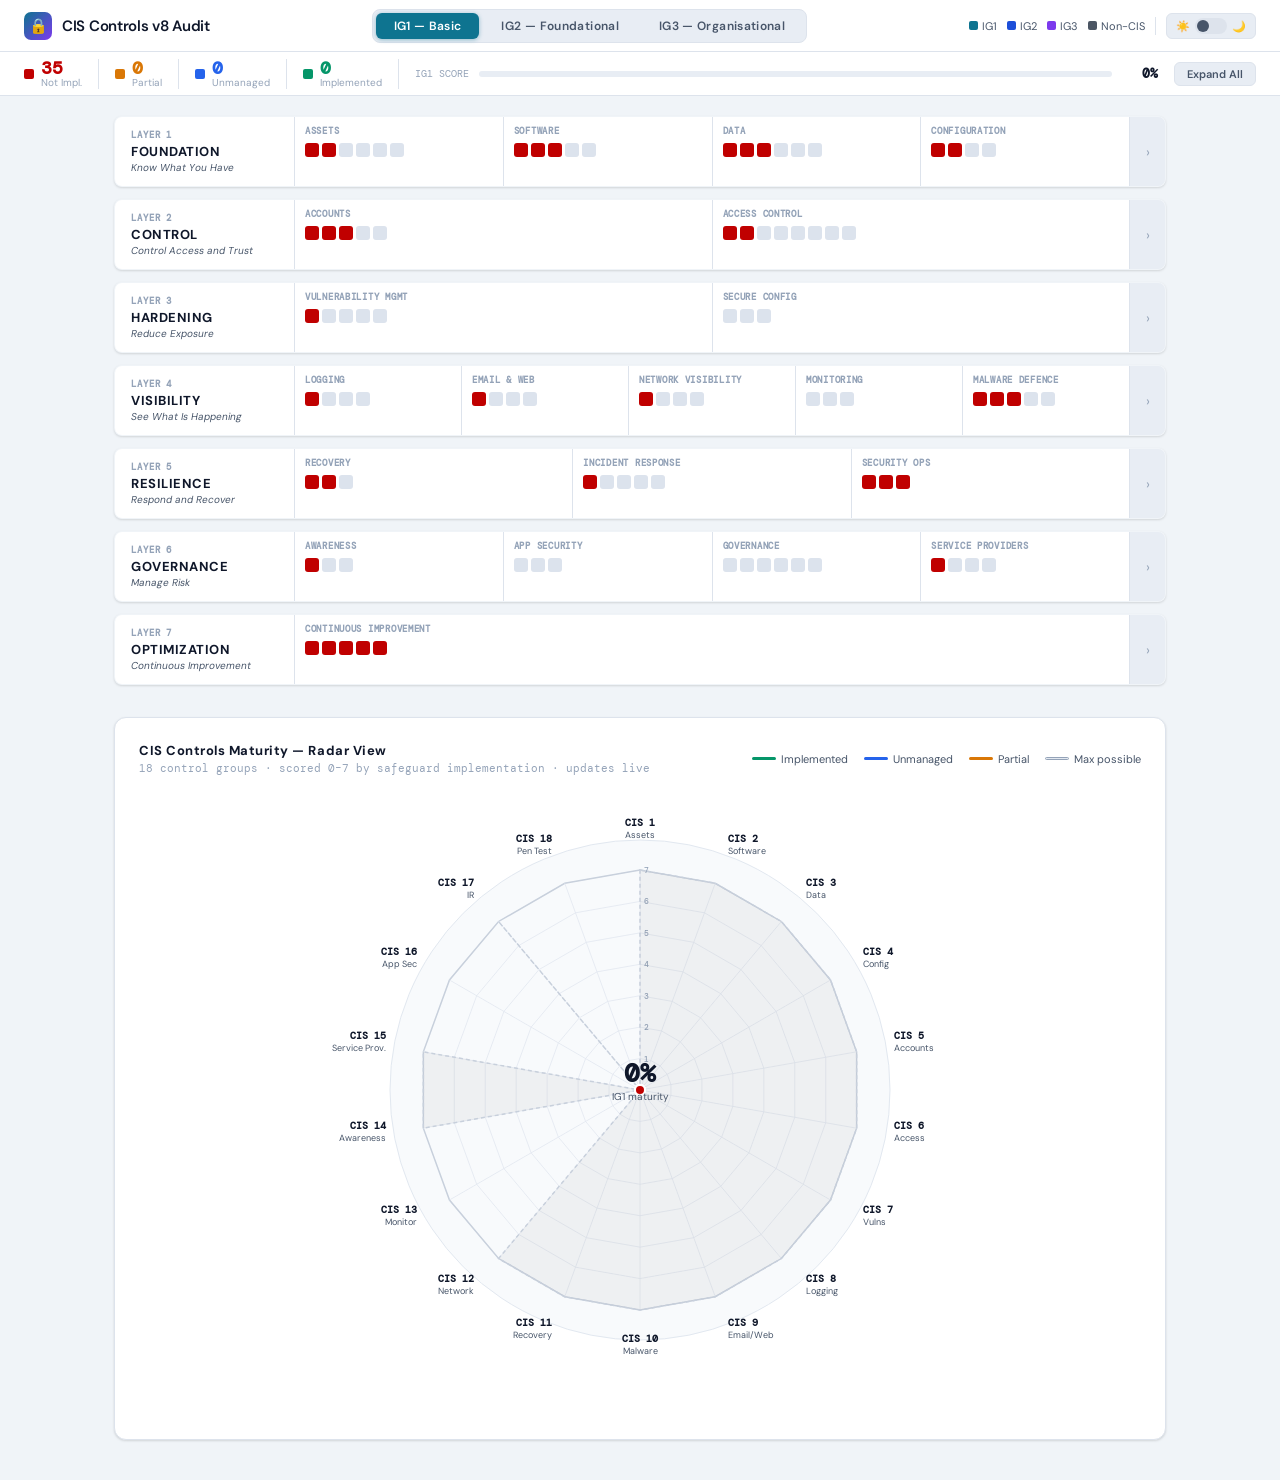
<file: Samples/cis_accordion.html>
<!DOCTYPE html>
<html lang="en">
<head>
<meta charset="UTF-8">
<meta name="viewport" content="width=device-width, initial-scale=1.0">
<title>CIS Controls Audit</title>
<link href="https://fonts.googleapis.com/css2?family=DM+Sans:ital,wght@0,300;0,400;0,500;0,600;0,700;1,400&family=DM+Mono:wght@400;500;600&display=swap" rel="stylesheet">
<style>
* { box-sizing:border-box; margin:0; padding:0; }
:root {
  --ig1:#0e7490; --ig1s:#0c5f77; --ig1bg:rgba(14,116,144,.1);
  --ig2:#1d4ed8; --ig2s:#1e3a8a; --ig2bg:rgba(29,78,216,.1);
  --ig3:#7c3aed; --ig3s:#5b21b6; --ig3bg:rgba(124,58,237,.1);
  --nc:#4b5563;  --ncs:#374151;  --ncbg:rgba(75,85,99,.1);
  --red:#c00000; --red-d:#960000;
  --amber:#d97706; --amber-d:#b45309;
  --blue:#2563eb; --blue-d:#1d4ed8;
  --green:#059669; --green-d:#047857;
  --bg:#f0f4f8; --bg2:#ffffff; --bg3:#e8edf4; --bg4:#f8fafc;
  --border:#dde3ec; --border2:#c8d0dc;
  --text:#0f172a; --text2:#475569; --text3:#94a3b8;
  --shadow:0 1px 3px rgba(0,0,0,.08),0 1px 2px rgba(0,0,0,.06);
  --shadow-lg:0 4px 16px rgba(0,0,0,.1);
}
body.dark {
  --bg:#0d1117; --bg2:#161b22; --bg3:#1e2736; --bg4:#1a2030;
  --border:#2d3748; --border2:#3d4a5c;
  --text:#e2e8f0; --text2:#94a3b8; --text3:#4a5568;
  --ig1:#0891b2; --ig1s:#0e7490; --ig1bg:rgba(8,145,178,.12);
  --ig2:#3b82f6; --ig2s:#2563eb; --ig2bg:rgba(59,130,246,.12);
  --ig3:#8b5cf6; --ig3s:#7c3aed; --ig3bg:rgba(139,92,246,.12);
  --nc:#6b7280; --ncs:#4b5563; --ncbg:rgba(107,114,128,.12);
  --red:#dc2626; --amber:#d97706; --blue:#3b82f6; --green:#10b981;
  --shadow:0 1px 3px rgba(0,0,0,.3);
  --shadow-lg:0 4px 20px rgba(0,0,0,.4);
}
body { font-family:'DM Sans',sans-serif; background:var(--bg); color:var(--text); min-height:100vh; transition:background .2s,color .2s; }

/* NAV */
.topnav { display:flex; align-items:center; justify-content:space-between; padding:0 24px; height:52px; background:var(--bg2); border-bottom:1px solid var(--border); position:sticky; top:0; z-index:300; gap:16px; transition:background .2s; }
.brand { display:flex; align-items:center; gap:10px; font-size:15px; font-weight:600; letter-spacing:-.02em; flex-shrink:0; }
.brand-icon { width:28px; height:28px; background:linear-gradient(135deg,var(--ig1) 0%,var(--ig3) 100%); border-radius:7px; display:flex; align-items:center; justify-content:center; font-size:15px; }
.nav-center { display:flex; align-items:center; gap:4px; background:var(--bg3); border:1px solid var(--border); border-radius:8px; padding:3px; }
.ig-btn { padding:5px 18px; border-radius:6px; border:none; font-family:'DM Sans',sans-serif; font-size:12px; font-weight:600; cursor:pointer; transition:all .15s; background:transparent; color:var(--text2); letter-spacing:.03em; white-space:nowrap; }
.ig-btn:hover { color:var(--text); }
.ig-btn.a1 { background:var(--ig1); color:#fff; box-shadow:0 1px 4px rgba(14,116,144,.4); }
.ig-btn.a2 { background:var(--ig2); color:#fff; box-shadow:0 1px 4px rgba(29,78,216,.4); }
.ig-btn.a3 { background:var(--ig3); color:#fff; box-shadow:0 1px 4px rgba(124,58,237,.4); }
.nav-right { display:flex; align-items:center; gap:10px; flex-shrink:0; }
.nav-sep { width:1px; height:18px; background:var(--border); }
.ig-legend { display:flex; align-items:center; gap:10px; }
.igl { display:flex; align-items:center; gap:4px; font-size:11px; color:var(--text2); white-space:nowrap; }
.igl-dot { width:9px; height:9px; border-radius:2px; }
.theme-toggle { display:flex; align-items:center; gap:5px; cursor:pointer; user-select:none; padding:4px 9px; border-radius:6px; border:1px solid var(--border); background:var(--bg3); font-size:11px; }
.theme-toggle:hover { border-color:var(--ig2); }
.toggle-track { width:32px; height:16px; background:var(--border); border-radius:8px; position:relative; transition:background .2s; }
.toggle-thumb { position:absolute; top:2px; left:2px; width:12px; height:12px; border-radius:50%; background:var(--text2); transition:transform .2s,background .2s; }
.is-dark .toggle-track { background:rgba(59,130,246,.3); }
.is-dark .toggle-thumb { transform:translateX(16px); background:var(--blue); }

/* SCORES BAR */
.scores-bar { display:flex; align-items:center; gap:0; background:var(--bg2); border-bottom:1px solid var(--border); padding:0 24px; height:44px; position:sticky; top:52px; z-index:200; overflow-x:auto; }
.score-item { display:flex; align-items:center; gap:7px; padding:0 16px; border-right:1px solid var(--border); flex-shrink:0; }
.score-item:first-child { padding-left:0; }
.score-dot { width:10px; height:10px; border-radius:2px; }
.score-val { font-size:18px; font-weight:700; font-family:'DM Mono',monospace; line-height:1; }
.score-lbl { font-size:10px; color:var(--text3); line-height:1.2; }
.score-r .score-val { color:var(--red); }
.score-a .score-val { color:var(--amber); }
.score-b .score-val { color:var(--blue); }
.score-g .score-val { color:var(--green); }
.mat-section { display:flex; align-items:center; gap:10px; padding:0 16px; flex:1; min-width:160px; }
.mat-lbl { font-size:10px; color:var(--text3); font-family:'DM Mono',monospace; white-space:nowrap; }
.mat-bar { flex:1; height:6px; background:var(--bg3); border-radius:3px; overflow:hidden; }
.mat-fill { height:100%; border-radius:3px; background:linear-gradient(90deg,var(--red),var(--amber),var(--blue),var(--green)); transition:width .4s ease; }
.mat-pct { font-size:13px; font-weight:700; font-family:'DM Mono',monospace; min-width:36px; text-align:right; }
.expand-all-btn { margin-left:auto; padding:4px 12px; border-radius:6px; border:1px solid var(--border); background:var(--bg3); font-family:'DM Sans',sans-serif; font-size:11px; font-weight:600; color:var(--text2); cursor:pointer; white-space:nowrap; flex-shrink:0; }
.expand-all-btn:hover { border-color:var(--ig2); color:var(--ig2); }

/* PAGE */
.page { max-width:1100px; margin:0 auto; padding:20px 24px 40px; }

/* PYRAMID NAV */
.pyramid-nav { display:flex; flex-direction:column; gap:4px; margin-bottom:24px; }
.pyr-tier { display:flex; align-items:stretch; cursor:pointer; border-radius:8px; overflow:hidden; border:1.5px solid transparent; transition:border-color .15s,box-shadow .15s; box-shadow:var(--shadow); }
.pyr-tier:hover { box-shadow:var(--shadow-lg); }
.pyr-tier.active { border-color:var(--border2); box-shadow:var(--shadow-lg); }
.pyr-label-col { width:180px; flex-shrink:0; display:flex; flex-direction:column; justify-content:center; padding:12px 16px; background:var(--bg2); border-right:1px solid var(--border); }
.pyr-tier-num { font-size:9px; font-weight:700; font-family:'DM Mono',monospace; color:var(--text3); letter-spacing:.1em; text-transform:uppercase; margin-bottom:2px; }
.pyr-tier-name { font-size:13px; font-weight:700; color:var(--text); letter-spacing:.04em; }
.pyr-tier-sub { font-size:10px; color:var(--text2); font-style:italic; margin-top:1px; }
.pyr-groups-col { flex:1; display:flex; gap:0; background:var(--bg2); }
.pyr-group-cell { flex:1; border-right:1px solid var(--border); padding:8px 10px; display:flex; flex-direction:column; gap:3px; min-width:0; }
.pyr-group-cell:last-child { border-right:none; }
.pyr-group-name { font-size:9px; font-weight:700; font-family:'DM Mono',monospace; color:var(--text3); text-transform:uppercase; letter-spacing:.08em; margin-bottom:3px; }
.pyr-dots { display:flex; flex-wrap:wrap; gap:3px; }
.pyr-dot { width:14px; height:14px; border-radius:3px; flex-shrink:0; transition:transform .1s; cursor:pointer; }
.pyr-dot:hover { transform:scale(1.3); }
.pyr-chevron-col { width:36px; flex-shrink:0; display:flex; align-items:center; justify-content:center; background:var(--bg3); border-left:1px solid var(--border); font-size:14px; color:var(--text3); user-select:none; }
.pyr-tier.active .pyr-chevron-col { color:var(--ig2); }
.pyr-tier.active .pyr-chevron { transform:rotate(90deg); }
.pyr-chevron { display:inline-block; transition:transform .2s; }

/* ACCORDION */
.acc-panel { overflow:hidden; max-height:0; transition:max-height .35s cubic-bezier(.4,0,.2,1); margin-bottom:4px; }
.acc-panel.open { max-height:2000px; }
.acc-inner { background:var(--bg2); border:1.5px solid var(--border2); border-top:none; border-radius:0 0 8px 8px; padding:16px 16px 20px; margin-top:-4px; }
.panel-groups { display:grid; grid-template-columns:repeat(auto-fit,minmax(260px,1fr)); gap:16px; }
.ctrl-group { }
.ctrl-group-header { display:flex; align-items:center; justify-content:space-between; margin-bottom:8px; padding-bottom:6px; border-bottom:1px solid var(--border); }
.ctrl-group-name { font-size:11px; font-weight:700; text-transform:uppercase; letter-spacing:.08em; color:var(--text2); font-family:'DM Mono',monospace; }
.ctrl-cis-num { font-size:10px; font-weight:600; font-family:'DM Mono',monospace; color:var(--text3); }
.ctrl-cards { display:flex; flex-direction:column; gap:4px; }
.ctrl-card { border-radius:6px; border:1.5px solid var(--border); background:var(--bg4); cursor:pointer; transition:all .12s; overflow:hidden; }
.ctrl-card:hover { border-color:var(--border2); box-shadow:0 1px 6px rgba(0,0,0,.08); }
.ctrl-card.selected { border-color:var(--ig2); box-shadow:0 0 0 2px rgba(29,78,216,.15); }
.ctrl-card.out-of-scope { opacity:0.35; }
.ctrl-card-top { display:flex; align-items:center; gap:8px; padding:8px 10px; }
.ctrl-status-bar { width:4px; flex-shrink:0; border-radius:2px; align-self:stretch; min-height:24px; }
.ctrl-card-body { flex:1; min-width:0; }
.ctrl-id { font-size:9px; font-weight:600; font-family:'DM Mono',monospace; color:var(--text3); letter-spacing:.06em; }
.ctrl-name { font-size:12px; font-weight:600; color:var(--text); line-height:1.3; margin-top:1px; }
.ctrl-ig-badge { flex-shrink:0; font-size:9px; font-weight:700; font-family:'DM Mono',monospace; padding:2px 6px; border-radius:3px; border:1px solid; }
.ib1 { color:var(--ig1); border-color:var(--ig1); background:var(--ig1bg); }
.ib2 { color:var(--ig2); border-color:var(--ig2); background:var(--ig2bg); }
.ib3 { color:var(--ig3); border-color:var(--ig3); background:var(--ig3bg); }
.ibn { color:var(--nc); border-color:var(--nc); background:var(--ncbg); }
.ctrl-detail { max-height:0; overflow:hidden; transition:max-height .25s ease; }
.ctrl-detail.open { max-height:400px; border-top:1px solid var(--border); }
.ctrl-detail-inner { padding:10px 10px 12px 22px; }
.ctrl-desc { font-size:12px; color:var(--text2); line-height:1.7; margin-bottom:10px; }
.ctrl-scope-note { font-size:10px; color:var(--text3); font-family:'DM Mono',monospace; margin-bottom:10px; line-height:1.5; }
.status-row { display:flex; gap:5px; flex-wrap:wrap; }
.st-btn { padding:4px 10px; border-radius:5px; border:1.5px solid var(--border); background:transparent; cursor:pointer; font-size:11px; font-weight:500; font-family:'DM Sans',sans-serif; color:var(--text2); transition:all .12s; }
.st-btn:hover { color:var(--text); border-color:var(--text2); }
.st-btn.ar { background:var(--red); border-color:var(--red-d); color:#fff; }
.st-btn.ay { background:var(--amber); border-color:var(--amber-d); color:#fff; }
.st-btn.ab { background:var(--blue); border-color:var(--blue-d); color:#fff; }
.st-btn.ag { background:var(--green); border-color:var(--green-d); color:#fff; }

/* RADAR SECTION */
.radar-section {
  background:var(--bg2); border:1px solid var(--border); border-radius:12px;
  padding:24px; margin-top:8px;
  box-shadow:var(--shadow);
}
.radar-header {
  display:flex; align-items:center; justify-content:space-between;
  margin-bottom:20px; flex-wrap:wrap; gap:10px;
}
.radar-title { font-size:13px; font-weight:700; color:var(--text); letter-spacing:.04em; }
.radar-subtitle { font-size:11px; color:var(--text3); font-family:'DM Mono',monospace; margin-top:2px; }
.radar-legend { display:flex; align-items:center; gap:16px; flex-wrap:wrap; }
.rl-item { display:flex; align-items:center; gap:5px; font-size:11px; color:var(--text2); }
.rl-swatch { width:24px; height:3px; border-radius:2px; }
.radar-wrap { display:flex; justify-content:center; }
#radar-svg { width:100%; max-width:700px; height:auto; }
</style>
</head>
<body>

<nav class="topnav">
  <div class="brand"><div class="brand-icon">🔒</div>CIS Controls v8 Audit</div>
  <div class="nav-center">
    <button class="ig-btn a1" id="btn-ig1" onclick="setIG(1)">IG1 — Basic</button>
    <button class="ig-btn" id="btn-ig2" onclick="setIG(2)">IG2 — Foundational</button>
    <button class="ig-btn" id="btn-ig3" onclick="setIG(3)">IG3 — Organisational</button>
  </div>
  <div class="nav-right">
    <div class="ig-legend">
      <div class="igl"><div class="igl-dot" style="background:#0e7490"></div>IG1</div>
      <div class="igl"><div class="igl-dot" style="background:#1d4ed8"></div>IG2</div>
      <div class="igl"><div class="igl-dot" style="background:#7c3aed"></div>IG3</div>
      <div class="igl"><div class="igl-dot" style="background:#4b5563"></div>Non-CIS</div>
    </div>
    <div class="nav-sep"></div>
    <div class="theme-toggle" id="themeBtn">
      <span>☀️</span><div class="toggle-track"><div class="toggle-thumb"></div></div><span>🌙</span>
    </div>
  </div>
</nav>

<div class="scores-bar">
  <div class="score-item score-r">
    <div class="score-dot" style="background:var(--red)"></div>
    <div><div class="score-val" id="s-r">0</div><div class="score-lbl">Not Impl.</div></div>
  </div>
  <div class="score-item score-a">
    <div class="score-dot" style="background:var(--amber)"></div>
    <div><div class="score-val" id="s-y">0</div><div class="score-lbl">Partial</div></div>
  </div>
  <div class="score-item score-b">
    <div class="score-dot" style="background:var(--blue)"></div>
    <div><div class="score-val" id="s-b">0</div><div class="score-lbl">Unmanaged</div></div>
  </div>
  <div class="score-item score-g">
    <div class="score-dot" style="background:var(--green)"></div>
    <div><div class="score-val" id="s-g">0</div><div class="score-lbl">Implemented</div></div>
  </div>
  <div class="mat-section">
    <div class="mat-lbl" id="mat-lbl">IG1 SCORE</div>
    <div class="mat-bar"><div class="mat-fill" id="mat-fill" style="width:0%"></div></div>
    <div class="mat-pct" id="mat-pct">0%</div>
  </div>
  <button class="expand-all-btn" id="expandAllBtn" onclick="toggleAll()">Expand All</button>
</div>

<div class="page">
  <div class="pyramid-nav" id="pyramid-nav"></div>

  <!-- RADAR -->
  <div class="radar-section">
    <div class="radar-header">
      <div>
        <div class="radar-title">CIS Controls Maturity — Radar View</div>
        <div class="radar-subtitle">18 control groups · scored 0–7 by safeguard implementation · updates live</div>
      </div>
      <div class="radar-legend">
        <div class="rl-item"><div class="rl-swatch" style="background:#059669"></div>Implemented</div>
        <div class="rl-item"><div class="rl-swatch" style="background:#2563eb"></div>Unmanaged</div>
        <div class="rl-item"><div class="rl-swatch" style="background:#d97706"></div>Partial</div>
        <div class="rl-item"><div class="rl-swatch" style="background:#e2e8f0; border:1px solid #94a3b8"></div>Max possible</div>
      </div>
    </div>
    <div class="radar-wrap">
      <svg id="radar-svg" viewBox="0 0 700 620" xmlns="http://www.w3.org/2000/svg"></svg>
    </div>
  </div>
</div>

<script>
/* ═══════════════════════════════════
   DATA
═══════════════════════════════════ */
const LAYERS = [
  {
    id:'foundation', num:'Layer 1', label:'FOUNDATION', sub:'Know What You Have',
    groups:[
      { id:'assets', name:'Assets', cis:'CIS 1', radarId:1, segs:[
        {id:'1.1',name:'Asset Inventory',ig:1,desc:'Establish and maintain a detailed inventory of all enterprise assets with the potential to store or process data.'},
        {id:'1.2',name:'Address Unauthorized Assets',ig:1,desc:'Ensure a process exists to address unauthorised assets on a weekly basis — remove, deny remote connection, or quarantine.'},
        {id:'1.3',name:'Active Discovery',ig:2,desc:'Utilise an active discovery tool to identify assets connected to the network and update the asset inventory.'},
        {id:'1.4',name:'Asset Ownership',ig:2,desc:'Ensure all assets have an identified owner and responsible team via automated inventory tooling.'},
        {id:'1.5',name:'Asset Classification',ig:2,desc:'Classify discovered assets based on data classification categories using automated tooling.'},
        {id:'1.6',name:'Network Inventory',ig:2,desc:'Establish and maintain the network infrastructure inventory including physical and virtual hardware.'},
      ]},
      { id:'software', name:'Software', cis:'CIS 2', radarId:2, segs:[
        {id:'2.1',name:'Software Inventory',ig:1,desc:'Establish and maintain a list of all authorised software and versions with business purpose and owners.'},
        {id:'2.2',name:'Authorized Software',ig:1,desc:'Ensure only currently supported software is designated authorised. Remove or remediate unsupported software.'},
        {id:'2.3',name:'Unauthorized Software',ig:1,desc:'Ensure unauthorised software is removed or receives a documented and approved exception.'},
        {id:'2.4',name:'Application Inventory',ig:2,desc:'Utilise software inventory tools to automate documentation of all software on business assets.'},
        {id:'2.5',name:'Allowlisting',ig:3,desc:'Use application allowlisting to ensure only authorised software can execute or be accessed.'},
      ]},
      { id:'data', name:'Data', cis:'CIS 3', radarId:3, segs:[
        {id:'3.1',name:'Data Inventory',ig:1,desc:'Establish and maintain a data management process for enterprise data. Review annually.'},
        {id:'3.2',name:'Data Classification',ig:1,desc:'Establish and maintain a data classification scheme based on sensitivity. Review annually.'},
        {id:'3.3',name:'Data Handling',ig:1,desc:'Establish data handling procedures covering creation, storage, access, and disposal.'},
        {id:'3.4',name:'Retention',ig:2,desc:'Retain enterprise data per the data management process using secure disposal when no longer required.'},
        {id:'3.5',name:'Disposal',ig:2,desc:'Securely dispose of data per the data management process. Review the disposal log annually.'},
        {id:'3.6',name:'Encryption at Rest',ig:2,desc:'Encrypt data on end-user devices containing sensitive data. Implement full-disk encryption.'},
      ]},
      { id:'config', name:'Configuration', cis:'CIS 4', radarId:4, segs:[
        {id:'4.1',name:'Secure Standards',ig:1,desc:'Establish and maintain a documented secure configuration process for assets and software.'},
        {id:'4.2',name:'Baseline Configurations',ig:1,desc:'Establish a secure configuration process for network infrastructure.'},
        {id:'4.3',name:'Change Control',ig:2,desc:'Perform configuration change control with security impact analysis of all proposed changes.'},
        {id:'4.4',name:'Configuration Reviews',ig:2,desc:'Perform automated OS patch management to keep all assets updated with latest security patches.'},
      ]},
    ]
  },
  {
    id:'control', num:'Layer 2', label:'CONTROL', sub:'Control Access and Trust',
    groups:[
      { id:'accounts', name:'Accounts', cis:'CIS 5', radarId:5, segs:[
        {id:'5.1',name:'Account Inventory',ig:1,desc:'Establish and maintain an inventory of all accounts including user and administrator accounts. Review quarterly.'},
        {id:'5.2',name:'Account Management',ig:1,desc:'Use a centralised directory service or identity provider for managing all user accounts.'},
        {id:'5.3',name:'Dormant Accounts',ig:1,desc:'Delete or disable dormant accounts after 45 days of inactivity where supported.'},
        {id:'5.4',name:'Service Accounts',ig:2,desc:'Create and use dedicated service accounts for application and system services.'},
        {id:'5.5',name:'Account Review',ig:2,desc:'Review all administrative accounts, limiting access to documented business needs.'},
      ]},
      { id:'access', name:'Access Control', cis:'CIS 6', radarId:6, segs:[
        {id:'6.1',name:'Access Control Process',ig:1,desc:'Establish a formal request and approval process for all new accounts and privileges.'},
        {id:'6.2',name:'MFA',ig:1,desc:'Establish MFA for all accounts, prioritising remote access, administrative, and privileged accounts.'},
        {id:'6.3',name:'Access Reviews',ig:2,desc:'Require MFA for externally-exposed applications and maintain periodic access reviews.'},
        {id:'6.4',name:'Segregation of Duties',ig:2,desc:'Ensure individuals cannot unilaterally subvert security controls through permission separation.'},
        {id:'6.5',name:'Remote Access MFA',ig:2,desc:'Require MFA for all remote network access. Centralise controls and audit logs.'},
        {id:'6.7',name:'Privileged Access Inventory',ig:3,desc:'Maintain an inventory of all elevated privilege accounts on a regular review cycle.'},
        {id:'6.8',name:'PAM Controls',ig:3,desc:'Define and maintain role-based access control with documented rights for each role.'},
        {id:'6.9',name:'Admin Workstations',ig:3,desc:'Establish dedicated computing resources, physically or logically separated, for administrative tasks.'},
      ]},
    ]
  },
  {
    id:'hardening', num:'Layer 3', label:'HARDENING', sub:'Reduce Exposure',
    groups:[
      { id:'vulns', name:'Vulnerability Mgmt', cis:'CIS 7', radarId:7, segs:[
        {id:'7.1',name:'Vulnerability Process',ig:1,desc:'Establish and maintain a documented vulnerability management process. Review annually.'},
        {id:'7.2',name:'Vulnerability Scanning',ig:2,desc:'Perform automated vulnerability scans of internal assets quarterly using a SCAP-compliant tool.'},
        {id:'7.3',name:'Remediation',ig:2,desc:'Remediate detected vulnerabilities monthly or more frequently through documented processes.'},
        {id:'7.4',name:'External Testing',ig:3,desc:'Conduct application penetration testing both externally and from within the security perimeter.'},
        {id:'7.5',name:'Remediation Metrics',ig:3,desc:'Maintain a risk-based remediation strategy with monthly reviews and mean-time-to-remediate tracking.'},
      ]},
      { id:'secconfig', name:'Secure Config', cis:'CIS 4+', radarId:null, segs:[
        {id:'sc.1',name:'Secure Build Standards',ig:2,desc:'Establish secure configuration standards for all operating systems and software in use.'},
        {id:'sc.2',name:'Change Monitoring',ig:2,desc:'Monitor configuration changes against secure baselines to detect unauthorised deviations.'},
        {id:'sc.3',name:'Drift Detection',ig:3,desc:'Automate detection and remediation of configuration drift from secure baselines.'},
      ]},
    ]
  },
  {
    id:'visibility', num:'Layer 4', label:'VISIBILITY', sub:'See What Is Happening',
    groups:[
      { id:'logging', name:'Logging', cis:'CIS 8', radarId:8, segs:[
        {id:'8.1',name:'Audit Logging Policy',ig:1,desc:'Establish and maintain an audit log management process defining logging requirements.'},
        {id:'8.2',name:'Log Collection',ig:2,desc:'Collect audit logs from all enterprise assets to establish centralised log management.'},
        {id:'8.3',name:'Log Retention',ig:2,desc:'Retain audit logs for a minimum of 90 days. Manage retention, archival, and disposal.'},
        {id:'8.4',name:'Time Synchronisation',ig:2,desc:'Standardise time synchronisation across all assets through a consistent, secure time service.'},
      ]},
      { id:'email_web', name:'Email & Web', cis:'CIS 9+', radarId:9, segs:[
        {id:'9.1',name:'Email Gateway',ig:1,desc:'Use DNS filtering services on all enterprise assets to block access to known malicious domains.'},
        {id:'9.2',name:'Web Content Filtering',ig:2,desc:'Use DNS filtering and web proxies to restrict access to known malicious or high-risk URLs.'},
        {id:'9.3',name:'Email Anti-Malware',ig:2,desc:'Implement anti-malware solutions specifically targeting email threats including attachments and links.'},
        {id:'9.4',name:'DMARC',ig:2,desc:'Implement DMARC policy to reduce the risk of spoofed or modified emails from your domains.'},
      ]},
      { id:'netvis', name:'Network Visibility', cis:'CIS 12', radarId:12, segs:[
        {id:'12.1',name:'Infrastructure Inventory',ig:1,desc:'Ensure network infrastructure is kept up-to-date on latest stable releases.'},
        {id:'12.2',name:'Network Architecture',ig:2,desc:'Establish a secure network architecture addressing segmentation, least privilege, and availability.'},
        {id:'12.3',name:'Network Segmentation',ig:2,desc:'Segment the network based on data classification. Place sensitive data on separated VLANs.'},
        {id:'12.4',name:'Flow Monitoring',ig:3,desc:'Collect NetFlow and other traffic flow logs and alert on anomalous patterns.'},
      ]},
      { id:'monitoring', name:'Monitoring', cis:'CIS 13', radarId:13, segs:[
        {id:'13.1',name:'Centralised Alerting',ig:2,desc:'Centralise security event alerting across enterprise assets for correlation and analysis via SIEM.'},
        {id:'13.2',name:'Host-Based IDS',ig:2,desc:'Deploy a host-based intrusion detection solution on enterprise assets where appropriate.'},
        {id:'13.3',name:'Network-Based IDS',ig:3,desc:'Deploy a network-based intrusion detection solution. Review alerts at minimum weekly.'},
      ]},
    ]
  },
  {
    id:'resilience', num:'Layer 5', label:'RESILIENCE', sub:'Respond and Recover',
    groups:[
      { id:'recovery', name:'Recovery', cis:'CIS 11', radarId:11, segs:[
        {id:'11.1',name:'Data Recovery Process',ig:1,desc:'Establish and maintain a data recovery process covering scope, prioritisation, and backup security.'},
        {id:'11.2',name:'Automated Backups',ig:1,desc:'Perform automated backups weekly or more frequently. Store backups separate from production.'},
        {id:'11.3',name:'Recovery Validation',ig:2,desc:'Test backup recovery quarterly for a sampling of in-scope backup targets.'},
      ]},
      { id:'response', name:'Incident Response', cis:'CIS 17', radarId:17, segs:[
        {id:'17.1',name:'IR Plan',ig:1,desc:'Establish a process for workforce to report security incidents with timeframes and reporting mechanism.'},
        {id:'17.2',name:'IR Training',ig:2,desc:'Train workforce on IR policy and procedures upon hire and annually thereafter.'},
        {id:'17.3',name:'IR Exercises',ig:2,desc:'Test incident response through tabletop and simulated attack exercises.'},
        {id:'17.4',name:'Communications Plan',ig:2,desc:'Define incident thresholds, severity levels, escalation paths, and stakeholder communications.'},
        {id:'17.5',name:'Post-Incident Reviews',ig:3,desc:'Conduct post-incident reviews and update the IR plan with lessons learned.'},
      ]},
      { id:'secops', name:'Security Ops', cis:'Non-CIS', radarId:null, segs:[
        {id:'so.1',name:'SOC',ig:0,desc:'A Security Operations Centre provides 24/7 monitoring and triage — the human layer operationalising CIS visibility controls.'},
        {id:'so.2',name:'MDR',ig:0,desc:'Managed Detection and Response extends SOC capability with threat hunting, advanced analytics, and rapid containment.'},
        {id:'so.3',name:'Threat Hunting',ig:0,desc:'Proactive threat hunting searches for adversary activity that has evaded existing controls.'},
      ]},
    ]
  },
  {
    id:'governance', num:'Layer 6', label:'GOVERNANCE', sub:'Manage Risk',
    groups:[
      { id:'awareness', name:'Awareness', cis:'CIS 14', radarId:14, segs:[
        {id:'14.1',name:'Security Awareness',ig:1,desc:'Establish a security awareness programme covering phishing, password management, and privacy. Train all staff annually.'},
        {id:'14.2',name:'Phishing Simulations',ig:2,desc:'Conduct regular phishing simulations to measure and improve workforce security awareness effectiveness.'},
        {id:'14.3',name:'Role-Based Training',ig:3,desc:'Provide role-specific security training to staff with elevated risk responsibilities or access.'},
      ]},
      { id:'appdev', name:'App Security', cis:'CIS 16', radarId:16, segs:[
        {id:'16.1',name:'SDLC Security',ig:2,desc:'Establish and maintain a secure application development policy that addresses security practices throughout the SDLC.'},
        {id:'16.2',name:'Threat Modelling',ig:2,desc:'Perform threat modelling for new applications and significant changes to existing applications.'},
        {id:'16.3',name:'SAST/DAST',ig:3,desc:'Apply automated static and dynamic analysis to identify vulnerabilities in code prior to deployment.'},
      ]},
      { id:'gov', name:'Governance', cis:'CIS 18+', radarId:18, segs:[
        {id:'18.1',name:'Penetration Testing',ig:3,desc:'Establish a penetration testing programme appropriate to enterprise size, complexity, and maturity.'},
        {id:'gov.1',name:'Risk Management',ig:2,desc:'Establish an enterprise risk management programme addressing identification, assessment, and management of risks.'},
        {id:'gov.2',name:'Metrics & Reporting',ig:2,desc:'Establish, document, and review security metrics monthly and report to executive leadership.'},
        {id:'gov.3',name:'Vendor Risk',ig:3,desc:'Evaluate the security practices of third-party vendors relied upon for critical services.'},
        {id:'ass.1',name:'Independent Assessments',ig:3,desc:'Commission independent security assessments for objective assurance of control effectiveness.'},
        {id:'ass.2',name:'Compliance Validation',ig:3,desc:'Validate compliance with applicable frameworks, industry standards, and contractual obligations.'},
      ]},
    ]
  },
  {
    id:'optimization', num:'Layer 7', label:'OPTIMIZATION', sub:'Continuous Improvement',
    groups:[
      { id:'opt', name:'Continuous Improvement', cis:'Strategic', radarId:null, segs:[
        {id:'opt.1',name:'AI Governance',ig:0,desc:'Establish policies for safe and responsible AI use including shadow AI detection and data handling.'},
        {id:'opt.2',name:'Risk Quantification',ig:0,desc:'Implement quantitative risk techniques (e.g. FAIR) to express cyber risk in financial terms.'},
        {id:'opt.3',name:'Executive Metrics',ig:0,desc:'Translate technical security data into business-relevant KPIs and KRIs for executive and board consumption.'},
        {id:'opt.4',name:'Business Alignment',ig:0,desc:'Formally align security strategy to business objectives, reviewed in the enterprise planning cycle.'},
        {id:'opt.5',name:'Strategic Planning',ig:0,desc:'Maintain a multi-year security roadmap anticipating threats, regulatory changes, and business evolution.'},
      ]},
    ]
  },
];

/* The 18 canonical CIS control labels for radar spokes */
const RADAR_CONTROLS = [
  {id:1,  label:'CIS 1\nAssets'},
  {id:2,  label:'CIS 2\nSoftware'},
  {id:3,  label:'CIS 3\nData'},
  {id:4,  label:'CIS 4\nConfig'},
  {id:5,  label:'CIS 5\nAccounts'},
  {id:6,  label:'CIS 6\nAccess'},
  {id:7,  label:'CIS 7\nVulns'},
  {id:8,  label:'CIS 8\nLogging'},
  {id:9,  label:'CIS 9\nEmail/Web'},
  {id:10, label:'CIS 10\nMalware'},
  {id:11, label:'CIS 11\nRecovery'},
  {id:12, label:'CIS 12\nNetwork'},
  {id:13, label:'CIS 13\nMonitor'},
  {id:14, label:'CIS 14\nAwareness'},
  {id:15, label:'CIS 15\nService Prov.'},
  {id:16, label:'CIS 16\nApp Sec'},
  {id:17, label:'CIS 17\nIR'},
  {id:18, label:'CIS 18\nPen Test'},
];

/* CIS 10 and 15 — add minimal placeholders so radar has all 18 spokes */
/* They won't have accordion groups but will appear on radar at score 0 */
const CIS10_SEGS = [
  {id:'10.1',name:'Anti-Malware',ig:1,desc:'Deploy and maintain anti-malware software on all enterprise assets that support it.', radarId:10},
  {id:'10.2',name:'Centrally Managed',ig:1,desc:'Centrally manage anti-malware software to push scheduled scans and remediation updates.', radarId:10},
  {id:'10.3',name:'Portable Media Controls',ig:1,desc:'Disable autorun and autoplay for removable media. Scan removable media on insertion.', radarId:10},
  {id:'10.4',name:'Browser Filtering',ig:2,desc:'Enforce and manage a browser-based URL-allow list. Only permit approved browsers on assets.', radarId:10},
  {id:'10.5',name:'EDR',ig:3,desc:'Use active endpoint detection and response (EDR) tools to continuously monitor and analyse endpoint activity.', radarId:10},
];
const CIS15_SEGS = [
  {id:'15.1',name:'Service Provider Inventory',ig:1,desc:'Establish and maintain an inventory of service providers that hold or process enterprise data.', radarId:15},
  {id:'15.2',name:'Service Provider Requirements',ig:2,desc:'Establish and maintain a policy requiring all service providers to meet defined security requirements.', radarId:15},
  {id:'15.3',name:'Service Provider Contracts',ig:2,desc:'Establish and maintain contracts with service providers that include security and privacy requirements.', radarId:15},
  {id:'15.4',name:'Service Provider Monitoring',ig:3,desc:'Routinely monitor service providers and report findings to appropriate staff.', radarId:15},
];

/* inject CIS 10 + 15 into visibility and governance layers for accordion */
LAYERS[3].groups.push({ id:'malware', name:'Malware Defence', cis:'CIS 10', radarId:10, segs: CIS10_SEGS });
LAYERS[5].groups.push({ id:'svcprov', name:'Service Providers', cis:'CIS 15', radarId:15, segs: CIS15_SEGS });

/* flatten */
const ALL_SEGS = [];
LAYERS.forEach(layer => layer.groups.forEach(group => group.segs.forEach(seg => {
  ALL_SEGS.push({...seg, layerId:layer.id, layerLabel:layer.label, groupLabel:group.name, cisNum:group.cis, radarId: seg.radarId || group.radarId || null});
})));

const state = {};
ALL_SEGS.forEach(s => { state[s.id] = 'red'; });
let currentIG = 1, dark = false, allExpanded = false;
const openLayers = new Set();
const openCards = new Set();

/* ── IG TOGGLE ── */
function setIG(n) {
  currentIG = n;
  [1,2,3].forEach(i => {
    document.getElementById('btn-ig'+i).className = 'ig-btn'+(i===n?' a'+n:'');
  });
  document.getElementById('mat-lbl').textContent = `IG${n} SCORE`;
  refreshAll(); updateStats(); drawRadar();
}

/* ── THEME ── */
document.getElementById('themeBtn').addEventListener('click', () => {
  dark = !dark;
  document.body.classList.toggle('dark', dark);
  document.getElementById('themeBtn').classList.toggle('is-dark', dark);
  drawRadar();
});

/* ── HELPERS ── */
function inScope(seg) { return seg.ig === 0 || seg.ig <= currentIG; }
function statusColor(s) { return {red:'var(--red)',yellow:'var(--amber)',blue:'var(--blue)',green:'var(--green)'}[s]; }
function statusColorHex(s) {
  const m = dark
    ? {red:'#dc2626',yellow:'#d97706',blue:'#3b82f6',green:'#10b981'}
    : {red:'#c00000',yellow:'#d97706',blue:'#2563eb',green:'#059669'};
  return m[s];
}
function igBadgeClass(ig) { return ['ibn','ib1','ib2','ib3','ibn'][ig]||'ibn'; }
function igBadgeText(ig) { return ['Non-CIS','IG1','IG2','IG3',''][ig]||'Non-CIS'; }

/* ── RADAR SCORE COMPUTATION ── */
/* Score for a CIS control group (0–7): weighted sum of in-scope segs */
function radarScore(cisId) {
  const segs = ALL_SEGS.filter(s => s.radarId === cisId && inScope(s));
  if (!segs.length) return 0;
  /* Count green=1, blue=0.75, yellow=0.5, red=0 */
  const raw = segs.reduce((acc, s) => {
    const v = {green:1, blue:0.75, yellow:0.5, red:0}[state[s.id]] || 0;
    return acc + v;
  }, 0);
  /* Scale to 0–7 */
  return Math.min(7, (raw / segs.length) * 7);
}

/* Max possible score for a group (capped at 7) */
function radarMax(cisId) {
  const segs = ALL_SEGS.filter(s => s.radarId === cisId && inScope(s));
  return segs.length > 0 ? 7 : 0;
}

/* ── RADAR DRAW ── */
function drawRadar() {
  const svg = document.getElementById('radar-svg');
  svg.innerHTML = '';
  const ns = t => document.createElementNS('http://www.w3.org/2000/svg', t);

  const cx = 350, cy = 295, R = 220;
  const N = 18;
  const MAX = 7;
  const labelPad = 38;

  const isDark = dark;
  const gridColor = isDark ? '#2d3748' : '#e2e8f0';
  const gridColorStrong = isDark ? '#3d4a5c' : '#c8d0dc';
  const textColor = isDark ? '#94a3b8' : '#475569';
  const textColorBright = isDark ? '#e2e8f0' : '#0f172a';
  const bgFill = isDark ? '#1e2736' : '#f8fafc';

  /* background circle */
  const bgc = ns('circle');
  bgc.setAttribute('cx', cx); bgc.setAttribute('cy', cy); bgc.setAttribute('r', R + labelPad - 8);
  bgc.setAttribute('fill', bgFill); bgc.setAttribute('stroke', gridColor); bgc.setAttribute('stroke-width', '1');
  svg.appendChild(bgc);

  function angle(i) { return (Math.PI * 2 * i / N) - Math.PI / 2; }
  function pt(i, val, max) {
    const r = (val / max) * R;
    return [cx + r * Math.cos(angle(i)), cy + r * Math.sin(angle(i))];
  }
  function ptR(i, r) { return [cx + r * Math.cos(angle(i)), cy + r * Math.sin(angle(i))]; }

  /* grid rings 1–7 */
  for (let level = 1; level <= MAX; level++) {
    const pts = [];
    for (let i = 0; i < N; i++) { const p = ptR(i, (level/MAX)*R); pts.push(p[0]+','+p[1]); }
    const poly = ns('polygon');
    poly.setAttribute('points', pts.join(' '));
    poly.setAttribute('fill', 'none');
    poly.setAttribute('stroke', level === MAX ? gridColorStrong : gridColor);
    poly.setAttribute('stroke-width', level === MAX ? '1.5' : '0.8');
    svg.appendChild(poly);
    /* level label at top spoke */
    if (level > 0) {
      const t = ns('text');
      const lp = ptR(0, (level/MAX)*R - 3);
      t.setAttribute('x', lp[0]+4); t.setAttribute('y', lp[1]);
      t.setAttribute('font-size', '8'); t.setAttribute('fill', isDark?'#4a5568':'#94a3b8');
      t.setAttribute('font-family', 'DM Mono, monospace'); t.setAttribute('font-weight', '500');
      t.textContent = level;
      svg.appendChild(t);
    }
  }

  /* spokes */
  for (let i = 0; i < N; i++) {
    const outerPt = ptR(i, R);
    const line = ns('line');
    line.setAttribute('x1', cx); line.setAttribute('y1', cy);
    line.setAttribute('x2', outerPt[0]); line.setAttribute('y2', outerPt[1]);
    line.setAttribute('stroke', gridColor); line.setAttribute('stroke-width', '0.8');
    svg.appendChild(line);
  }

  /* max-possible polygon (faint) */
  const maxPts = RADAR_CONTROLS.map((c, i) => {
    const m = radarMax(c.id);
    return ptR(i, (m / MAX) * R);
  });
  const maxPoly = ns('polygon');
  maxPoly.setAttribute('points', maxPts.map(p=>p[0]+','+p[1]).join(' '));
  maxPoly.setAttribute('fill', isDark?'rgba(255,255,255,.04)':'rgba(0,0,0,.04)');
  maxPoly.setAttribute('stroke', isDark?'#3d4a5c':'#c8d0dc');
  maxPoly.setAttribute('stroke-width', '1.5');
  maxPoly.setAttribute('stroke-dasharray', '4 3');
  svg.appendChild(maxPoly);

  /* score polygon — coloured by dominant status */
  const scores = RADAR_CONTROLS.map(c => radarScore(c.id));
  const scorePts = scores.map((s, i) => ptR(i, (s / MAX) * R));

  /* gradient fill — use green fill with opacity */
  const fillPoly = ns('polygon');
  fillPoly.setAttribute('points', scorePts.map(p=>p[0]+','+p[1]).join(' '));
  fillPoly.setAttribute('fill', isDark?'rgba(16,185,129,.15)':'rgba(5,150,105,.12)');
  fillPoly.setAttribute('stroke', 'none');
  svg.appendChild(fillPoly);

  const strokePoly = ns('polygon');
  strokePoly.setAttribute('points', scorePts.map(p=>p[0]+','+p[1]).join(' '));
  strokePoly.setAttribute('fill', 'none');
  strokePoly.setAttribute('stroke', isDark?'#10b981':'#059669');
  strokePoly.setAttribute('stroke-width', '2');
  strokePoly.setAttribute('stroke-linejoin', 'round');
  svg.appendChild(strokePoly);

  /* dots at each spoke tip with colour by dominant status in that group */
  RADAR_CONTROLS.forEach((ctrl, i) => {
    const s = scores[i];
    const p = ptR(i, (s / MAX) * R);
    const segs = ALL_SEGS.filter(sg => sg.radarId === ctrl.id && inScope(sg));

    /* dominant colour: most common status */
    let dominant = 'red';
    if (segs.length) {
      const counts = {green:0, blue:0, yellow:0, red:0};
      segs.forEach(sg => { counts[state[sg.id]] = (counts[state[sg.id]]||0) + 1; });
      dominant = ['green','blue','yellow','red'].find(k => counts[k] > 0 && counts[k] === Math.max(...Object.values(counts))) || 'red';
    }

    const dot = ns('circle');
    dot.setAttribute('cx', p[0]); dot.setAttribute('cy', p[1]); dot.setAttribute('r', '5');
    dot.setAttribute('fill', statusColorHex(dominant));
    dot.setAttribute('stroke', isDark?'#161b22':'#ffffff'); dot.setAttribute('stroke-width', '2');
    svg.appendChild(dot);

    /* score label inside dot area */
    if (s > 0.3) {
      const st = ns('text');
      const lp = ptR(i, (s / MAX) * R + 12);
      st.setAttribute('x', lp[0]); st.setAttribute('y', lp[1]+4);
      st.setAttribute('text-anchor', 'middle'); st.setAttribute('font-size', '9');
      st.setAttribute('font-weight', '700'); st.setAttribute('fill', statusColorHex(dominant));
      st.setAttribute('font-family', 'DM Mono, monospace');
      st.textContent = s.toFixed(1);
      svg.appendChild(st);
    }
  });

  /* spoke labels */
  RADAR_CONTROLS.forEach((ctrl, i) => {
    const ang = angle(i);
    const lp = [cx + (R + labelPad) * Math.cos(ang), cy + (R + labelPad) * Math.sin(ang)];
    const lines = ctrl.label.split('\n');

    let anchor = 'middle';
    const xOff = Math.cos(ang);
    if (xOff > 0.15) anchor = 'start';
    else if (xOff < -0.15) anchor = 'end';

    lines.forEach((line, li) => {
      const t = ns('text');
      t.setAttribute('x', lp[0]);
      t.setAttribute('y', lp[1] + li * 12 - (lines.length - 1) * 6);
      t.setAttribute('text-anchor', anchor);
      t.setAttribute('font-size', li === 0 ? '10' : '9');
      t.setAttribute('font-weight', li === 0 ? '700' : '400');
      t.setAttribute('fill', li === 0 ? textColorBright : textColor);
      t.setAttribute('font-family', li === 0 ? 'DM Mono, monospace' : 'DM Sans, sans-serif');
      t.textContent = line;
      svg.appendChild(t);
    });
  });

  /* centre score */
  const allScoped = ALL_SEGS.filter(s => inScope(s));
  const overall = allScoped.length
    ? allScoped.reduce((acc,s) => acc + ({green:1,blue:0.75,yellow:0.5,red:0}[state[s.id]]||0), 0) / allScoped.length
    : 0;
  const pct = Math.round(overall * 100);

  const ct = ns('text');
  ct.setAttribute('x', cx); ct.setAttribute('y', cy - 8);
  ct.setAttribute('text-anchor', 'middle'); ct.setAttribute('font-size', '26');
  ct.setAttribute('font-weight', '700'); ct.setAttribute('fill', textColorBright);
  ct.setAttribute('font-family', 'DM Mono, monospace');
  ct.textContent = pct + '%';
  svg.appendChild(ct);

  const cs = ns('text');
  cs.setAttribute('x', cx); cs.setAttribute('y', cy + 10);
  cs.setAttribute('text-anchor', 'middle'); cs.setAttribute('font-size', '10');
  cs.setAttribute('fill', textColor); cs.setAttribute('font-family', 'DM Sans, sans-serif');
  cs.textContent = 'IG' + currentIG + ' maturity';
  svg.appendChild(cs);
}

/* ── BUILD ACCORDION ── */
function build() {
  const nav = document.getElementById('pyramid-nav');
  nav.innerHTML = '';
  LAYERS.forEach(layer => {
    const tier = document.createElement('div');
    tier.className = 'pyr-tier' + (openLayers.has(layer.id) ? ' active' : '');
    tier.id = 'tier-' + layer.id;

    const labelCol = document.createElement('div');
    labelCol.className = 'pyr-label-col';
    labelCol.innerHTML = `<div class="pyr-tier-num">${layer.num}</div><div class="pyr-tier-name">${layer.label}</div><div class="pyr-tier-sub">${layer.sub}</div>`;

    const groupsCol = document.createElement('div');
    groupsCol.className = 'pyr-groups-col';
    layer.groups.forEach(group => {
      const cell = document.createElement('div');
      cell.className = 'pyr-group-cell';
      const nameEl = document.createElement('div');
      nameEl.className = 'pyr-group-name';
      nameEl.textContent = group.name;
      const dots = document.createElement('div');
      dots.className = 'pyr-dots';
      group.segs.forEach(seg => {
        const dot = document.createElement('div');
        dot.className = 'pyr-dot';
        dot.id = 'dot-'+seg.id;
        dot.title = seg.name;
        dot.style.background = inScope(seg) ? statusColor(state[seg.id]) : (dark?'#2a3142':'#dce3ed');
        dot.addEventListener('click', e => { e.stopPropagation(); toggleLayer(layer.id, true); setTimeout(()=>toggleCard(seg.id),350); });
        dots.appendChild(dot);
      });
      cell.appendChild(nameEl);
      cell.appendChild(dots);
      groupsCol.appendChild(cell);
    });

    const chevCol = document.createElement('div');
    chevCol.className = 'pyr-chevron-col';
    chevCol.innerHTML = '<span class="pyr-chevron">›</span>';

    tier.appendChild(labelCol);
    tier.appendChild(groupsCol);
    tier.appendChild(chevCol);
    tier.addEventListener('click', () => toggleLayer(layer.id));
    nav.appendChild(tier);

    const panel = document.createElement('div');
    panel.className = 'acc-panel' + (openLayers.has(layer.id) ? ' open' : '');
    panel.id = 'panel-' + layer.id;
    const inner = document.createElement('div');
    inner.className = 'acc-inner';
    const panelGroups = document.createElement('div');
    panelGroups.className = 'panel-groups';
    layer.groups.forEach(group => {
      const grpEl = document.createElement('div');
      grpEl.className = 'ctrl-group';
      grpEl.innerHTML = `<div class="ctrl-group-header"><div class="ctrl-group-name">${group.name}</div><div class="ctrl-cis-num">${group.cis}</div></div>`;
      const cards = document.createElement('div');
      cards.className = 'ctrl-cards';
      group.segs.forEach(seg => cards.appendChild(buildCard(seg)));
      grpEl.appendChild(cards);
      panelGroups.appendChild(grpEl);
    });
    inner.appendChild(panelGroups);
    panel.appendChild(inner);
    nav.appendChild(panel);
  });
}

function buildCard(seg) {
  const oos = !inScope(seg);
  const isOpen = openCards.has(seg.id);
  const card = document.createElement('div');
  card.className = 'ctrl-card' + (oos?' out-of-scope':'') + (isOpen?' selected':'');
  card.id = 'card-'+seg.id;
  const isNum = /^\d/.test(seg.id);
  card.innerHTML = `
    <div class="ctrl-card-top">
      <div class="ctrl-status-bar" id="bar-${seg.id}" style="background:${inScope(seg)?statusColor(state[seg.id]):(dark?'#2a3142':'#dce3ed')}"></div>
      <div class="ctrl-card-body">
        ${isNum ? `<div class="ctrl-id">${seg.id}</div>` : ''}
        <div class="ctrl-name">${seg.name}</div>
      </div>
      <div class="ctrl-ig-badge ${igBadgeClass(seg.ig)}">${igBadgeText(seg.ig)}</div>
    </div>
    <div class="ctrl-detail${isOpen?' open':''}" id="detail-${seg.id}">
      <div class="ctrl-detail-inner">
        <div class="ctrl-desc">${seg.desc}</div>
        <div class="ctrl-scope-note" id="scope-${seg.id}">${scopeNote(seg)}</div>
        <div class="status-row" id="strow-${seg.id}">${buildStatusBtns(seg.id)}</div>
      </div>
    </div>`;
  card.addEventListener('click', () => toggleCard(seg.id));
  return card;
}

function buildStatusBtns(id) {
  const st = state[id];
  return [['red','Not Implemented','ar'],['yellow','Partial','ay'],['blue','Unmanaged','ab'],['green','Implemented','ag']]
    .map(([v,lbl,cls]) => `<button class="st-btn${st===v?' '+cls:''}" onclick="event.stopPropagation();setStatus('${id}','${v}')">${lbl}</button>`)
    .join('');
}

function scopeNote(seg) {
  const ins = inScope(seg);
  const base = seg.ig===0?'Not a direct CIS control — a capability that CIS safeguards build toward.'
    :seg.ig===1?'Required for all organisations: IG1, IG2, and IG3.'
    :seg.ig===2?'Applies to IG2 and IG3. Not required for IG1.'
    :'Applies to IG3 organisations only.';
  return base + (!ins ? ` [Outside current IG${currentIG} scope]` : '');
}

/* ── INTERACTIONS ── */
function toggleLayer(id, forceOpen) {
  if (forceOpen && openLayers.has(id)) return;
  if (forceOpen) openLayers.add(id);
  else if (openLayers.has(id)) openLayers.delete(id);
  else openLayers.add(id);
  const tier = document.getElementById('tier-'+id);
  const panel = document.getElementById('panel-'+id);
  const isOpen = openLayers.has(id);
  if (tier) tier.classList.toggle('active', isOpen);
  if (panel) panel.classList.toggle('open', isOpen);
}

function toggleCard(id) {
  if (openCards.has(id)) openCards.delete(id);
  else openCards.add(id);
  const card = document.getElementById('card-'+id);
  const detail = document.getElementById('detail-'+id);
  if (card) card.classList.toggle('selected', openCards.has(id));
  if (detail) detail.classList.toggle('open', openCards.has(id));
}

function toggleAll() {
  allExpanded = !allExpanded;
  document.getElementById('expandAllBtn').textContent = allExpanded ? 'Collapse All' : 'Expand All';
  LAYERS.forEach(l => {
    if (allExpanded) openLayers.add(l.id); else openLayers.delete(l.id);
    const tier = document.getElementById('tier-'+l.id);
    const panel = document.getElementById('panel-'+l.id);
    if (tier) tier.classList.toggle('active', allExpanded);
    if (panel) panel.classList.toggle('open', allExpanded);
  });
}

function setStatus(id, val) {
  state[id] = val;
  const seg = ALL_SEGS.find(s => s.id === id);
  const bar = document.getElementById('bar-'+id);
  if (bar && seg) bar.style.background = inScope(seg) ? statusColor(val) : (dark?'#2a3142':'#dce3ed');
  const dot = document.getElementById('dot-'+id);
  if (dot && seg) dot.style.background = inScope(seg) ? statusColor(val) : (dark?'#2a3142':'#dce3ed');
  const strow = document.getElementById('strow-'+id);
  if (strow) strow.innerHTML = buildStatusBtns(id);
  updateStats();
  drawRadar();
}

function refreshAll() {
  ALL_SEGS.forEach(seg => {
    const dot = document.getElementById('dot-'+seg.id);
    if (dot) dot.style.background = inScope(seg) ? statusColor(state[seg.id]) : (dark?'#2a3142':'#dce3ed');
    const bar = document.getElementById('bar-'+seg.id);
    if (bar) bar.style.background = inScope(seg) ? statusColor(state[seg.id]) : (dark?'#2a3142':'#dce3ed');
    const card = document.getElementById('card-'+seg.id);
    if (card) card.classList.toggle('out-of-scope', !inScope(seg));
    const scopeEl = document.getElementById('scope-'+seg.id);
    if (scopeEl) scopeEl.textContent = scopeNote(seg);
    const strow = document.getElementById('strow-'+seg.id);
    if (strow) strow.innerHTML = buildStatusBtns(seg.id);
  });
}

function updateStats() {
  const scoped = ALL_SEGS.filter(s => inScope(s));
  const vals = scoped.map(s => state[s.id]);
  document.getElementById('s-r').textContent = vals.filter(v=>v==='red').length;
  document.getElementById('s-y').textContent = vals.filter(v=>v==='yellow').length;
  document.getElementById('s-b').textContent = vals.filter(v=>v==='blue').length;
  document.getElementById('s-g').textContent = vals.filter(v=>v==='green').length;
  const g=vals.filter(v=>v==='green').length, b=vals.filter(v=>v==='blue').length, y=vals.filter(v=>v==='yellow').length;
  const pct = vals.length>0 ? Math.round((g+b*0.5+y*0.25)/vals.length*100) : 0;
  document.getElementById('mat-pct').textContent = pct+'%';
  document.getElementById('mat-fill').style.width = pct+'%';
}

build();
updateStats();
drawRadar();
</script>
</body>
</html>
</file>
